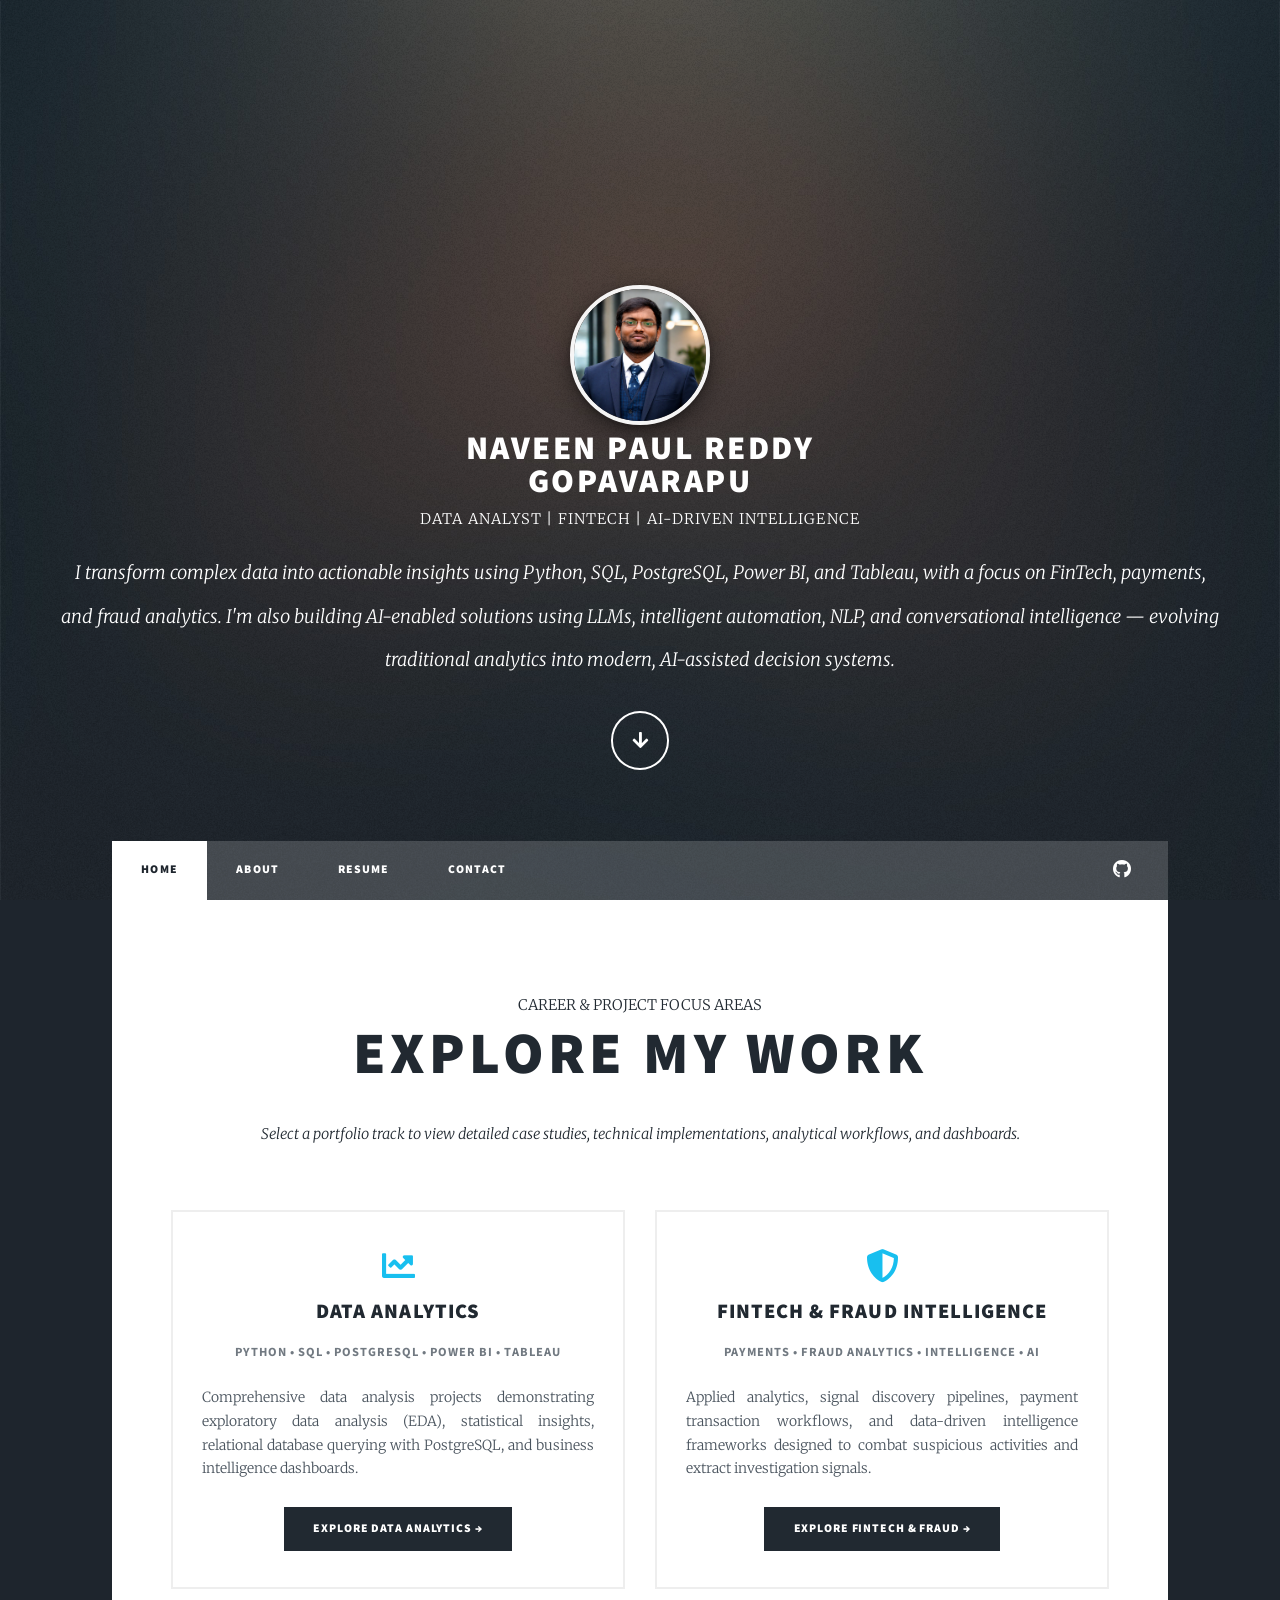
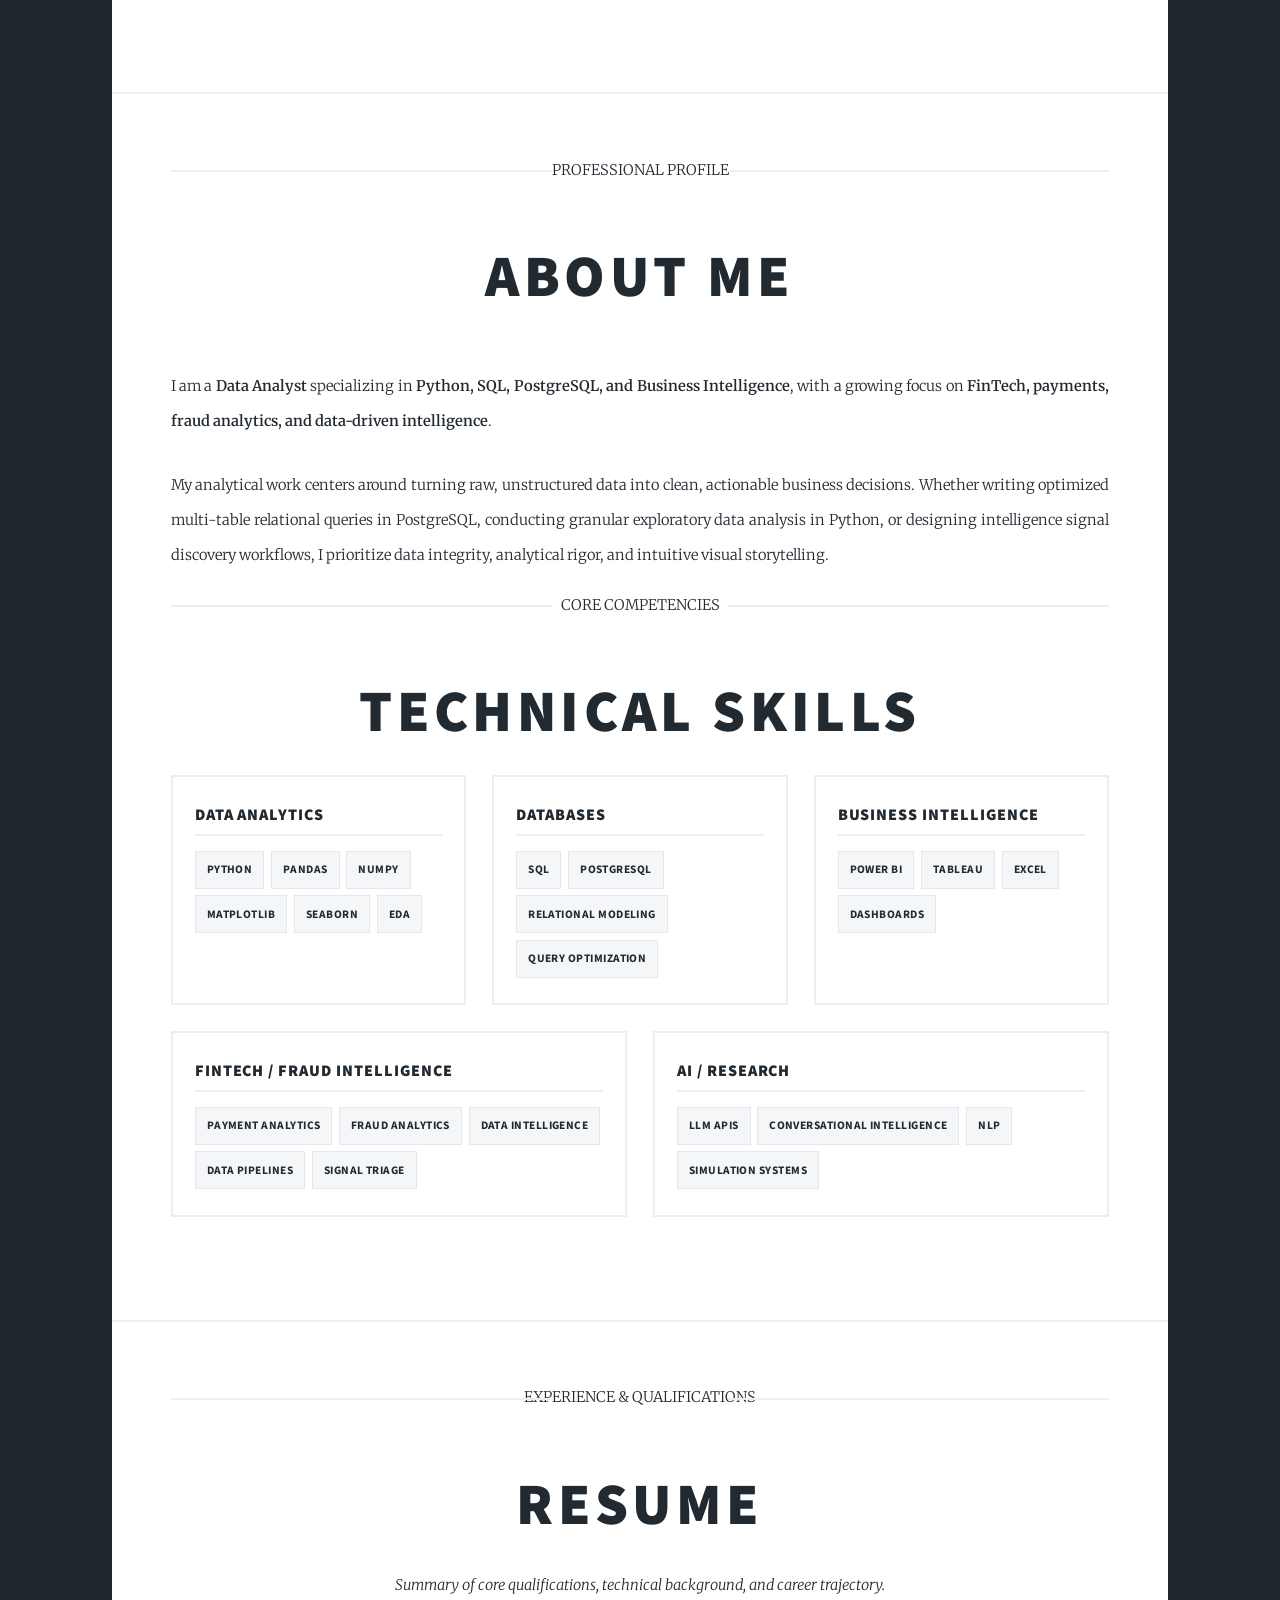
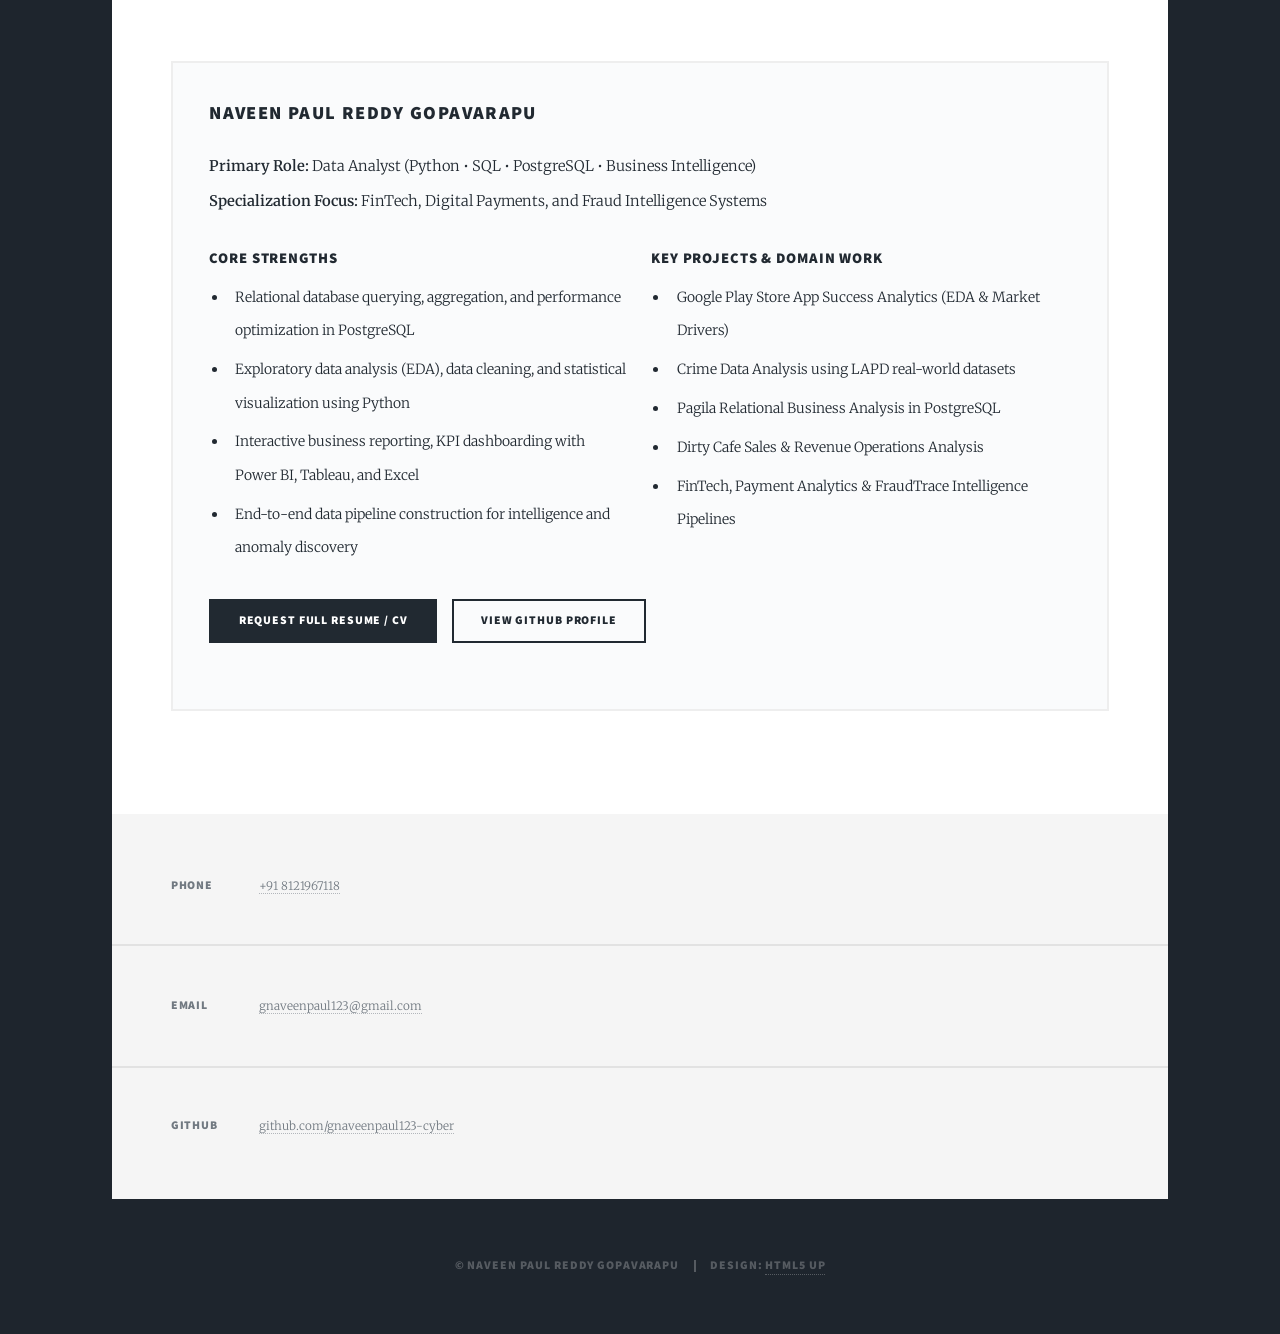
<file: index.html>
<!DOCTYPE HTML>
<!--
	Massively by HTML5 UP
	html5up.net | @ajlkn
	Free for personal and commercial use under the CCA 3.0 license (html5up.net/license)
-->
<html>
	<head>
		<title>Naveen Paul Reddy | DATA ANALYST | FINTECH | AI-DRIVEN INTELLIGENCE</title>
		<meta charset="utf-8" />
		<meta name="viewport" content="width=device-width, initial-scale=1, user-scalable=no" />
		<link rel="stylesheet" href="assets/css/main.css" />
		<noscript><link rel="stylesheet" href="assets/css/noscript.css" /></noscript>

	</head>
	<body class="is-preload">
		<!-- Welcome overlay shown on first load -->
		<div id="welcome-overlay" role="dialog" aria-hidden="false">
			<div class="welcome-message">Welcome</div>
		</div>



		<!-- Wrapper -->
			<div id="wrapper" class="fade-in">

				<!-- Intro -->
					<div id="intro">
						<div class="intro-top intro-stacked">
							<img src="images/naveen.png" alt="Naveen Paul" class="intro-profile" />
							<h1>Naveen Paul reddy<br />
							Gopavarapu</h1>
							<p class="role">DATA ANALYST | FINTECH | AI-DRIVEN INTELLIGENCE</p>
						</div>

						<p>I transform complex data into actionable insights using Python, SQL, PostgreSQL, Power BI, and Tableau, with a focus on FinTech, payments, and fraud analytics. I'm also building AI-enabled solutions using LLMs, intelligent automation, NLP, and conversational intelligence — evolving traditional analytics into modern, AI-assisted decision systems.</p>
						<ul class="actions">
							<li><a href="#header" class="button icon solid solo fa-arrow-down scrolly">Continue</a></li>
						</ul>
					</div>

				<!-- Header -->
					<header id="header">
						<a href="index.html" class="logo">PORTFOLIO</a>
					</header>

				<!-- Nav -->
					<nav id="nav">
						<ul class="links">
							<li class="active"><a href="index.html">HOME</a></li>
							<li><a href="#about" class="scrolly">ABOUT</a></li>
							<li><a href="#resume" class="scrolly">RESUME</a></li>
							<li><a href="#contact" class="scrolly">CONTACT</a></li>
						</ul>
						<ul class="icons">
							<li><a href="https://github.com/gnaveenpaul123-cyber" class="icon brands fa-github" target="_blank" rel="noopener noreferrer"><span class="label">GitHub</span></a></li>
						</ul>
					</nav>

				<!-- Main -->
					<div id="main">

						<!-- Section: Explore My Work -->
							<section id="explore" class="post">
								<header class="major">
									<span class="focus-area-model">CAREER &amp; PROJECT FOCUS AREAS</span>
									<h2>EXPLORE MY WORK</h2>
									<p>Select a portfolio track to view detailed case studies, technical implementations, analytical workflows, and dashboards.</p>
								</header>

								<div class="explore-grid">
									<!-- Track 1: Data Analytics -->
									<div class="explore-card">
										<div>
											<i class="explore-icon fas fa-chart-line"></i>
											<h3>DATA ANALYTICS</h3>
											<div class="explore-meta">Python &bull; SQL &bull; PostgreSQL &bull; Power BI &bull; Tableau</div>
											<p>Comprehensive data analysis projects demonstrating exploratory data analysis (EDA), statistical insights, relational database querying with PostgreSQL, and business intelligence dashboards.</p>
										</div>
										<ul class="actions special">
											<li><a href="data-analytics.html" class="button primary">Explore Data Analytics &rarr;</a></li>
										</ul>
									</div>

									<!-- Track 2: FinTech & Fraud Intelligence -->
									<div class="explore-card">
										<div>
											<i class="explore-icon fas fa-shield-alt"></i>
											<h3>FINTECH &amp; FRAUD INTELLIGENCE</h3>
											<div class="explore-meta">Payments &bull; Fraud Analytics &bull; Intelligence &bull; AI</div>
											<p>Applied analytics, signal discovery pipelines, payment transaction workflows, and data-driven intelligence frameworks designed to combat suspicious activities and extract investigation signals.</p>
										</div>
										<ul class="actions special">
											<li><a href="fintech-fraud.html" class="button primary">Explore FinTech &amp; Fraud &rarr;</a></li>
										</ul>
									</div>
								</div>
							</section>

						<!-- Section: About & Positioning -->
							<section id="about" class="post">
								<header class="major">
									<span class="date">PROFESSIONAL PROFILE</span>
									<h2>ABOUT ME</h2>
								</header>
								<p>I am a <strong>Data Analyst</strong> specializing in <strong>Python, SQL, PostgreSQL, and Business Intelligence</strong>, with a growing focus on <strong>FinTech, payments, fraud analytics, and data-driven intelligence</strong>.</p>
								<p>My analytical work centers around turning raw, unstructured data into clean, actionable business decisions. Whether writing optimized multi-table relational queries in PostgreSQL, conducting granular exploratory data analysis in Python, or designing intelligence signal discovery workflows, I prioritize data integrity, analytical rigor, and intuitive visual storytelling.</p>

								<!-- Technical Skills Breakdown -->
								<header class="major" style="margin-top: 3rem; margin-bottom: 2rem;">
									<span class="date">CORE COMPETENCIES</span>
									<h2>TECHNICAL SKILLS</h2>
								</header>

								<div class="skills-container">
									<!-- Category 1 -->
									<div class="skill-category-card">
										<h3>Data Analytics</h3>
										<ul class="skill-tag-list">
											<li class="skill-tag">Python</li>
											<li class="skill-tag">Pandas</li>
											<li class="skill-tag">NumPy</li>
											<li class="skill-tag">Matplotlib</li>
											<li class="skill-tag">Seaborn</li>
											<li class="skill-tag">EDA</li>
										</ul>
									</div>

									<!-- Category 2 -->
									<div class="skill-category-card">
										<h3>Databases</h3>
										<ul class="skill-tag-list">
											<li class="skill-tag">SQL</li>
											<li class="skill-tag">PostgreSQL</li>
											<li class="skill-tag">Relational Modeling</li>
											<li class="skill-tag">Query Optimization</li>
										</ul>
									</div>

									<!-- Category 3 -->
									<div class="skill-category-card">
										<h3>Business Intelligence</h3>
										<ul class="skill-tag-list">
											<li class="skill-tag">Power BI</li>
											<li class="skill-tag">Tableau</li>
											<li class="skill-tag">Excel</li>
											<li class="skill-tag">Dashboards</li>
										</ul>
									</div>

									<!-- Category 4 -->
									<div class="skill-category-card">
										<h3>FinTech / Fraud Intelligence</h3>
										<ul class="skill-tag-list">
											<li class="skill-tag">Payment Analytics</li>
											<li class="skill-tag">Fraud Analytics</li>
											<li class="skill-tag">Data Intelligence</li>
											<li class="skill-tag">Data Pipelines</li>
											<li class="skill-tag">Signal Triage</li>
										</ul>
									</div>

									<!-- Category 5 -->
									<div class="skill-category-card">
										<h3>AI / Research</h3>
										<ul class="skill-tag-list">
											<li class="skill-tag">LLM APIs</li>
											<li class="skill-tag">Conversational Intelligence</li>
											<li class="skill-tag">NLP</li>
											<li class="skill-tag">Simulation Systems</li>
										</ul>
									</div>
								</div>
							</section>

						<!-- Section: Resume -->
							<section id="resume" class="post">
								<header class="major">
									<span class="date">EXPERIENCE &amp; QUALIFICATIONS</span>
									<h2>RESUME</h2>
									<p>Summary of core qualifications, technical background, and career trajectory.</p>
								</header>

								<div class="resume-card">
									<h3>Naveen Paul Reddy Gopavarapu</h3>
									<p><strong>Primary Role:</strong> Data Analyst (Python &bull; SQL &bull; PostgreSQL &bull; Business Intelligence)<br />
									<strong>Specialization Focus:</strong> FinTech, Digital Payments, and Fraud Intelligence Systems</p>

									<div class="resume-highlights">
										<div class="resume-col">
											<h4>Core Strengths</h4>
											<ul>
												<li>Relational database querying, aggregation, and performance optimization in PostgreSQL</li>
												<li>Exploratory data analysis (EDA), data cleaning, and statistical visualization using Python</li>
												<li>Interactive business reporting, KPI dashboarding with Power BI, Tableau, and Excel</li>
												<li>End-to-end data pipeline construction for intelligence and anomaly discovery</li>
											</ul>
										</div>
										<div class="resume-col">
											<h4>Key Projects &amp; Domain Work</h4>
											<ul>
												<li>Google Play Store App Success Analytics (EDA &amp; Market Drivers)</li>
												<li>Crime Data Analysis using LAPD real-world datasets</li>
												<li>Pagila Relational Business Analysis in PostgreSQL</li>
												<li>Dirty Cafe Sales &amp; Revenue Operations Analysis</li>
												<li>FinTech, Payment Analytics &amp; FraudTrace Intelligence Pipelines</li>
											</ul>
										</div>
									</div>

									<ul class="actions">
										<li><a href="mailto:gnaveenpaul123@gmail.com?subject=Resume%20Request%20-%20Naveen%20Paul%20Reddy" class="button primary">Request Full Resume / CV</a></li>
										<li><a href="https://github.com/gnaveenpaul123-cyber" class="button" target="_blank" rel="noopener noreferrer">View GitHub Profile</a></li>
									</ul>
								</div>
							</section>

					</div>

				<!-- Footer -->
					<footer id="footer">
						<section class="split contact" id="contact">
							<section>
								<h3>Phone</h3>
								<p><a href="tel:+918121967118">+91 8121967118</a></p>
							</section>
							<section>
								<h3>Email</h3>
								<p><a href="mailto:gnaveenpaul123@gmail.com">gnaveenpaul123@gmail.com</a></p>
							</section>
							<section>
								<h3>GitHub</h3>
								<p><a href="https://github.com/gnaveenpaul123-cyber" target="_blank" rel="noopener noreferrer">github.com/gnaveenpaul123-cyber</a></p>
							</section>
						</section>
					</footer>

				<!-- Copyright -->
					<div id="copyright">
						<ul><li>&copy; Naveen Paul Reddy Gopavarapu</li><li>Design: <a href="https://html5up.net">HTML5 UP</a></li></ul>
					</div>

			</div>

		<!-- Scripts -->
			<script src="assets/js/jquery.min.js"></script>
			<script src="assets/js/jquery.scrollex.min.js"></script>
			<script src="assets/js/jquery.scrolly.min.js"></script>
			<script src="assets/js/browser.min.js"></script>
			<script src="assets/js/breakpoints.min.js"></script>
			<script src="assets/js/util.js"></script>
			<script src="assets/js/main.js"></script>

	</body>
</html>
</file>
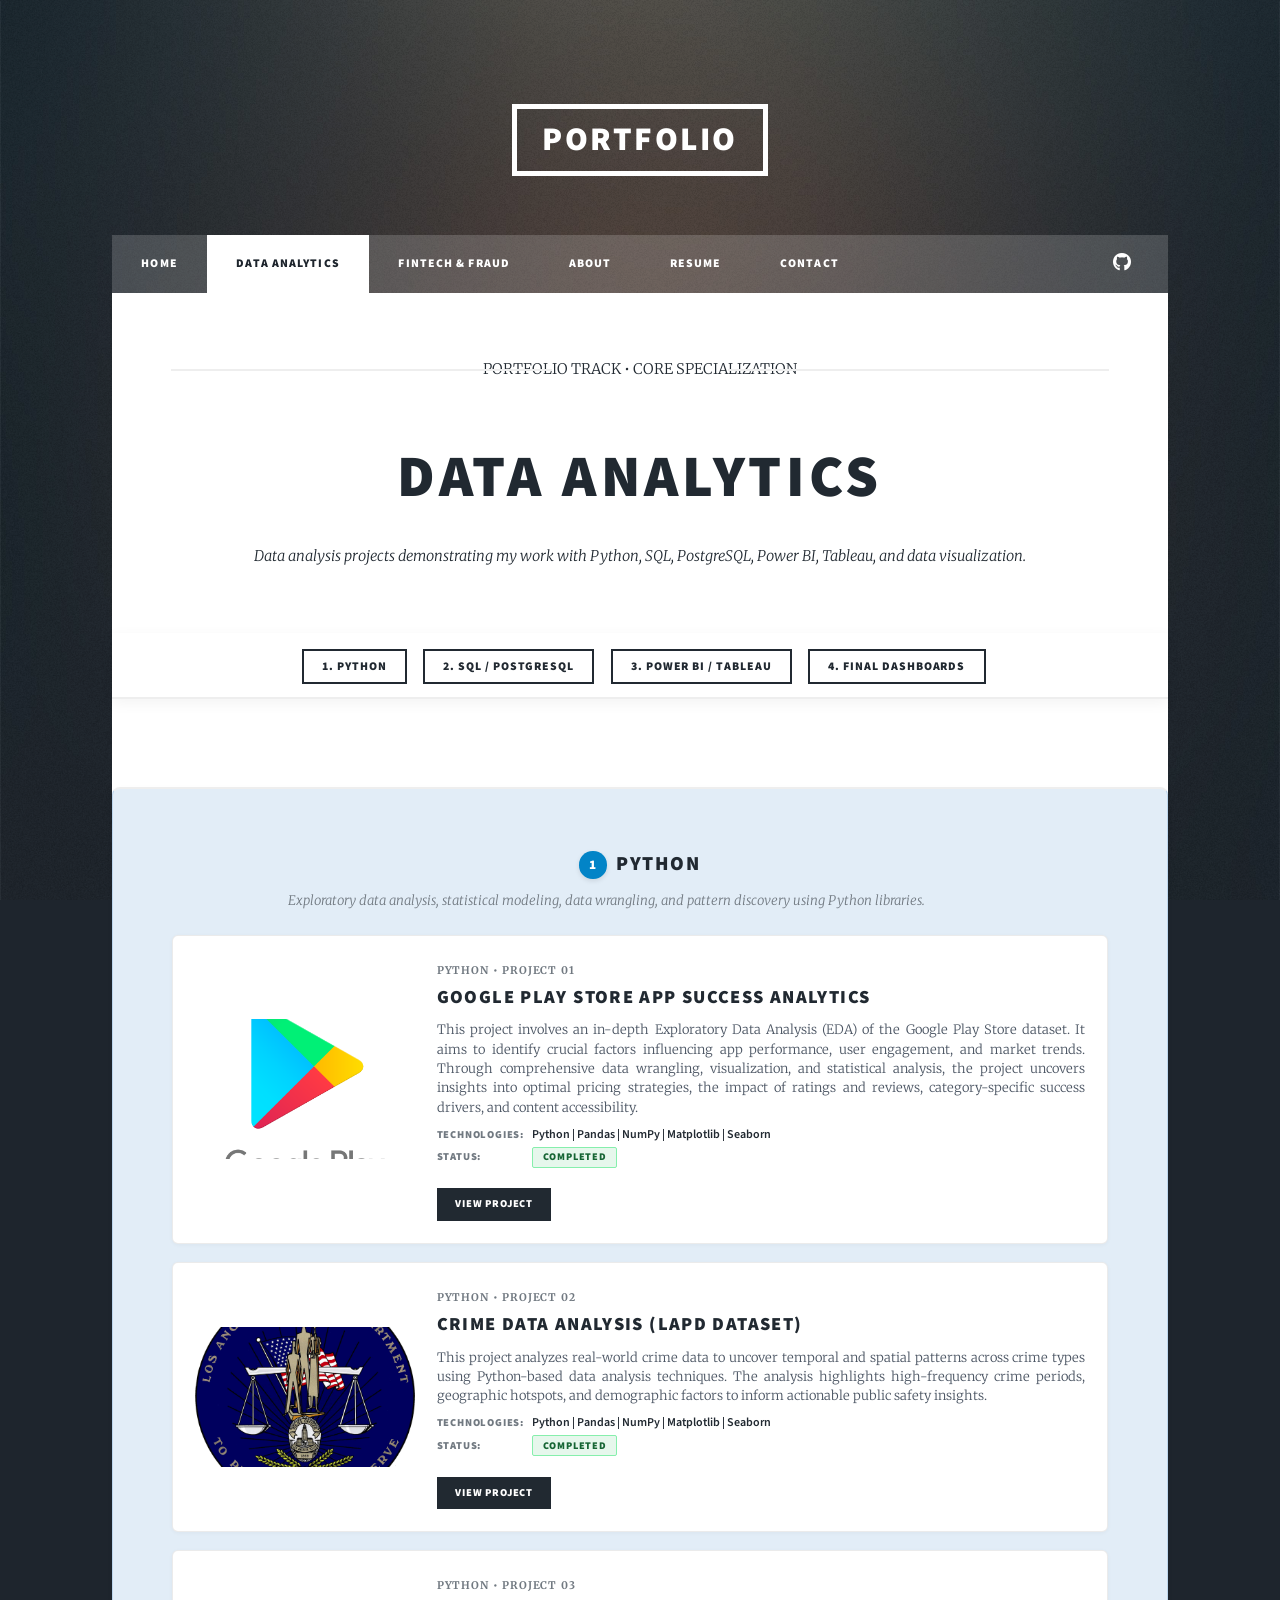
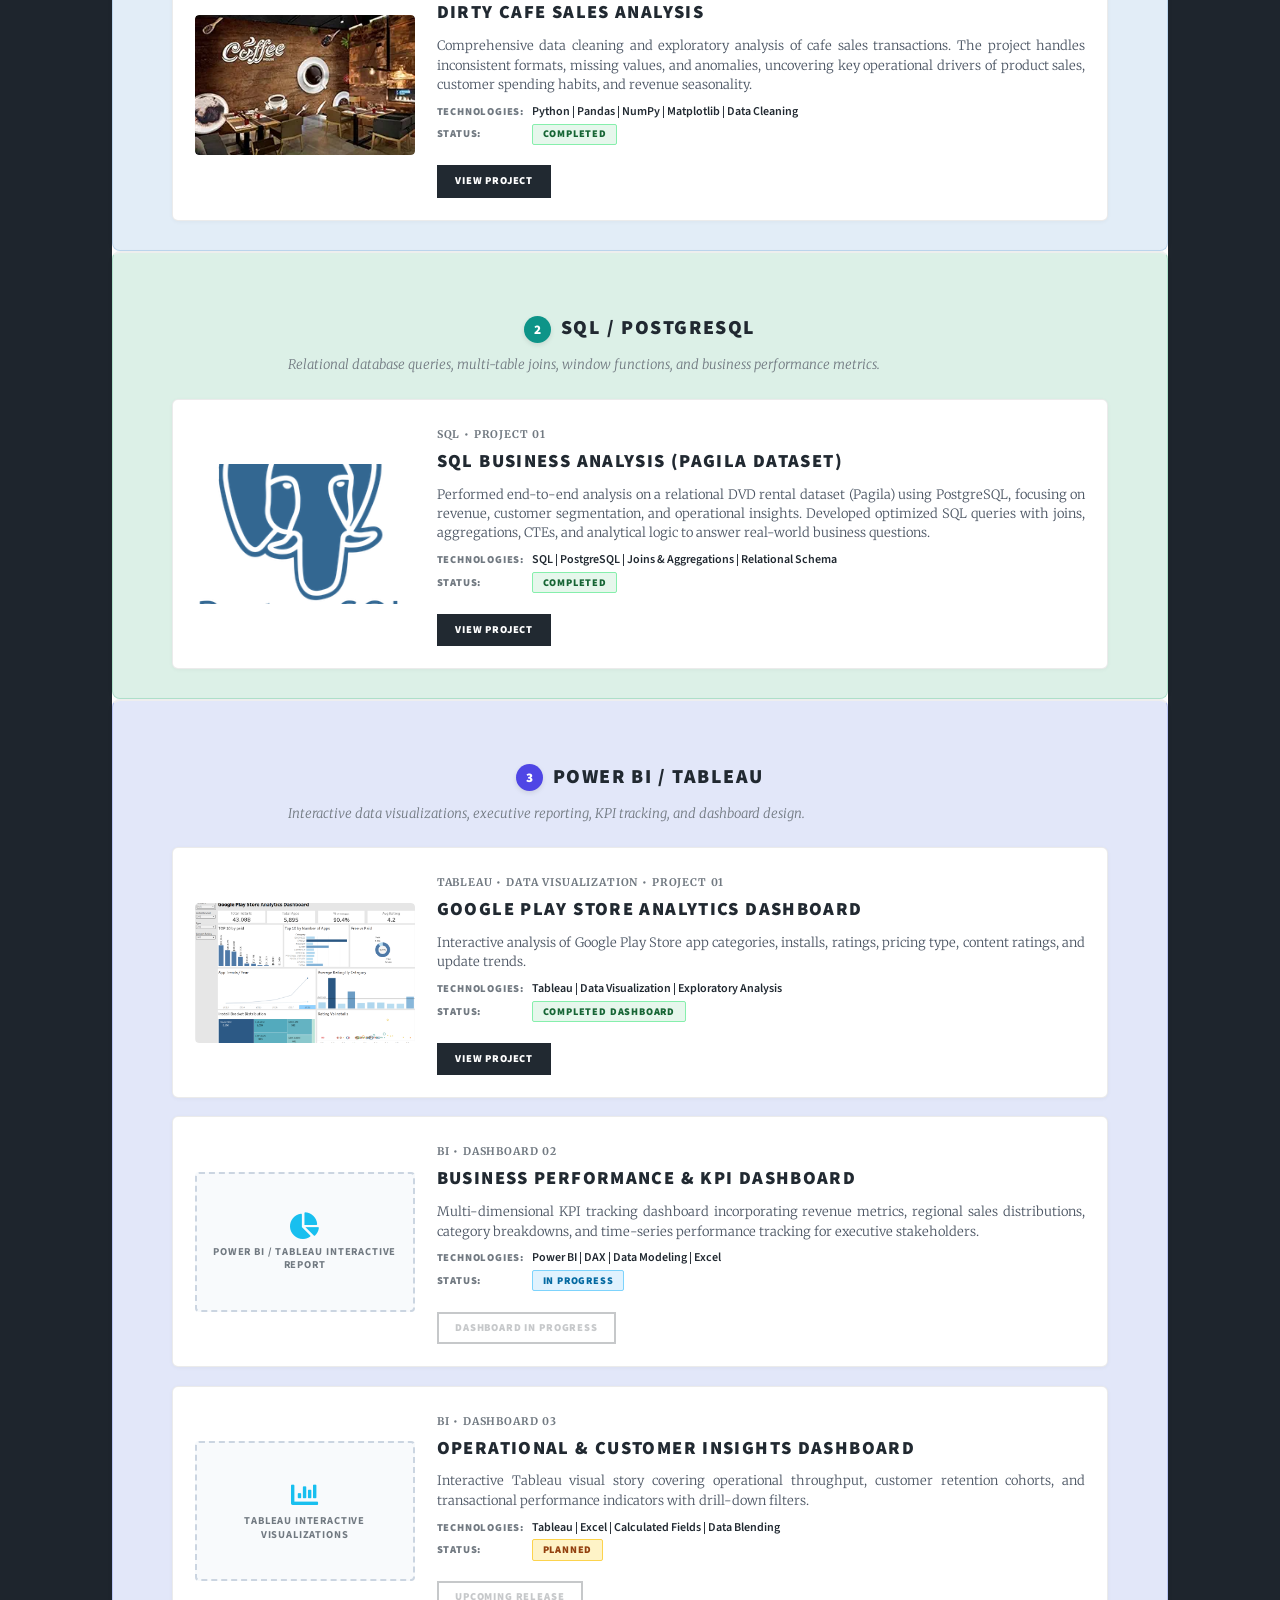
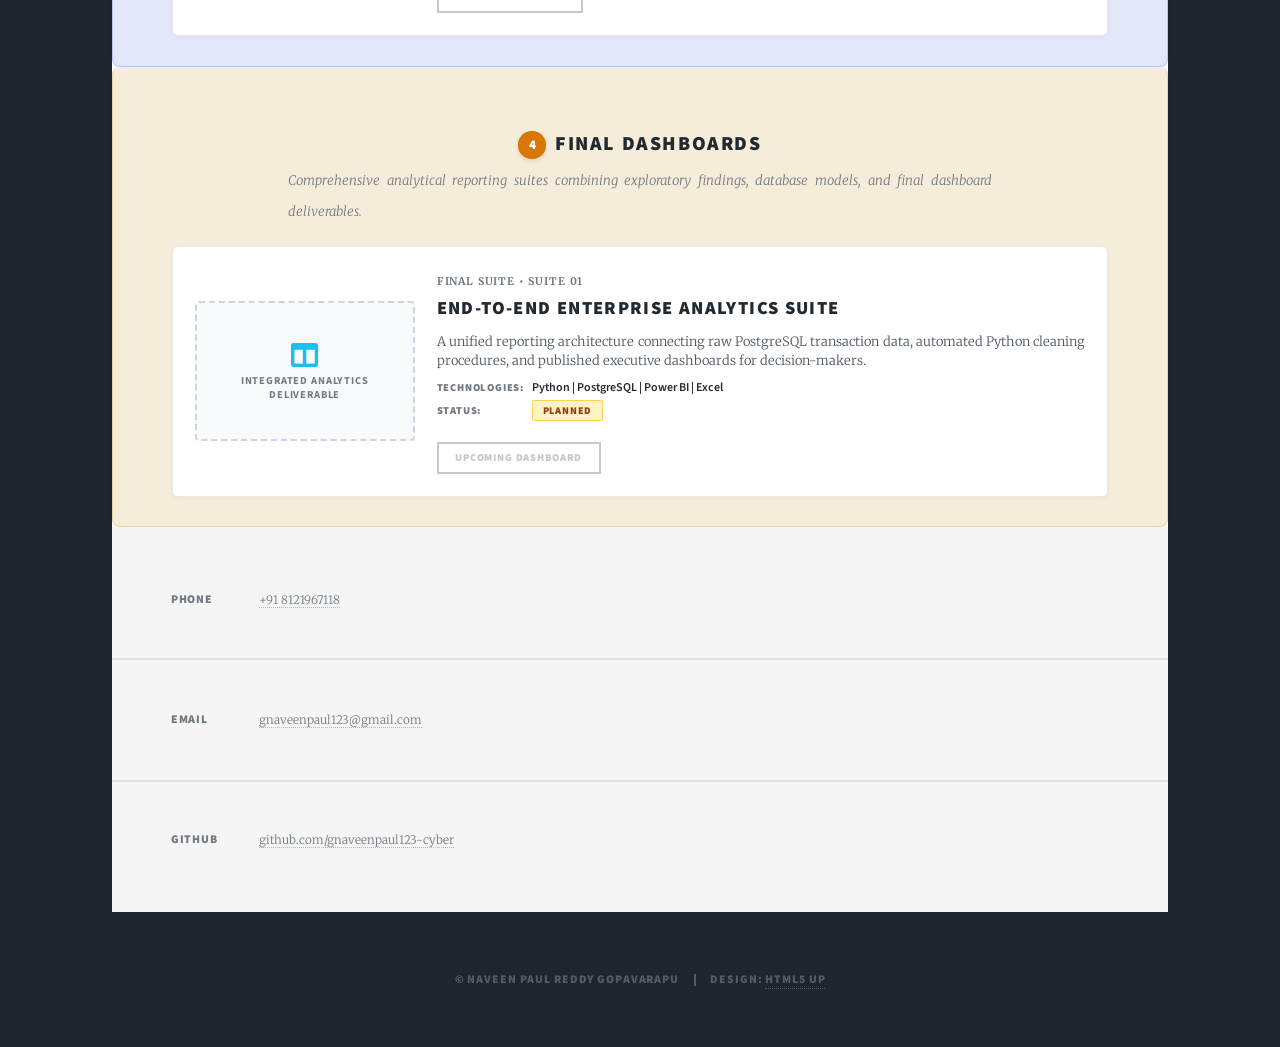
<file: data-analytics.html>
<!DOCTYPE HTML>
<!--
	Massively by HTML5 UP
	html5up.net | @ajlkn
	Free for personal and commercial use under the CCA 3.0 license (html5up.net/license)
-->
<html>
	<head>
		<title>Data Analytics Portfolio | Naveen Paul Reddy</title>
		<meta charset="utf-8" />
		<meta name="viewport" content="width=device-width, initial-scale=1, user-scalable=no" />
		<link rel="stylesheet" href="assets/css/main.css" />
		<noscript><link rel="stylesheet" href="assets/css/noscript.css" /></noscript>
	</head>
	<body class="is-preload">

		<!-- Wrapper -->
			<div id="wrapper">

				<!-- Header -->
					<header id="header">
						<a href="index.html" class="logo">PORTFOLIO</a>
					</header>

				<!-- Nav -->
					<nav id="nav">
						<ul class="links">
							<li><a href="index.html">HOME</a></li>
							<li class="active"><a href="data-analytics.html">DATA ANALYTICS</a></li>
							<li><a href="fintech-fraud.html">FINTECH &amp; FRAUD</a></li>
							<li><a href="index.html#about">ABOUT</a></li>
							<li><a href="index.html#resume">RESUME</a></li>
							<li><a href="#contact" class="scrolly">CONTACT</a></li>
						</ul>
						<ul class="icons">
							<li><a href="https://github.com/gnaveenpaul123-cyber" class="icon brands fa-github" target="_blank" rel="noopener noreferrer"><span class="label">GitHub</span></a></li>
						</ul>
					</nav>

				<!-- Main -->
					<div id="main">

						<!-- Intro Post -->
							<article class="post">
								<header class="major">
									<span class="date">PORTFOLIO TRACK &bull; CORE SPECIALIZATION</span>
									<h2>DATA ANALYTICS</h2>
									<p>Data analysis projects demonstrating my work with Python, SQL, PostgreSQL, Power BI, Tableau, and data visualization.</p>
									</header>

									<!-- Sticky Category Navigation Bar -->
									<div class="category-sticky-wrapper">
										<ul class="category-nav">
											<li><a href="#python" class="scrolly">1. Python</a></li>
											<li><a href="#sql" class="scrolly">2. SQL / PostgreSQL</a></li>
											<li><a href="#bi" class="scrolly">3. Power BI / Tableau</a></li>
											<li><a href="#dashboards" class="scrolly">4. Final Dashboards</a></li>
										</ul>
									</div>
								</article>

						<!-- CATEGORY 1: PYTHON -->
							<section id="python" class="category-block category-python">
								<div class="category-heading">
									<div class="category-badge-wrapper">
										<span class="category-number-badge">1</span>
										<h3 class="category-title">PYTHON</h3>
									</div>
									<p class="category-subtitle">Exploratory data analysis, statistical modeling, data wrangling, and pattern discovery using Python libraries.</p>
								</div>

								<div class="posts">
									<!-- Python Project 1 -->
									<article class="project-card">
										<div class="project-card-visual">
											<a href="https://github.com/gnaveenpaul123-cyber/crispy-tribble" class="image fit" target="_blank" rel="noopener noreferrer"><img src="images/playstore.jpg" alt="Google Play Store App Success Analytics" /></a>
										</div>
										<div class="project-card-body">
											<header>
												<span class="date">PYTHON &bull; PROJECT 01</span>
												<h2><a href="https://github.com/gnaveenpaul123-cyber/crispy-tribble" target="_blank" rel="noopener noreferrer">Google Play Store App Success Analytics</a></h2>
											</header>
											<p>This project involves an in-depth Exploratory Data Analysis (EDA) of the Google Play Store dataset. It aims to identify crucial factors influencing app performance, user engagement, and market trends. Through comprehensive data wrangling, visualization, and statistical analysis, the project uncovers insights into optimal pricing strategies, the impact of ratings and reviews, category-specific success drivers, and content accessibility.</p>
											<div class="project-meta">
												<div class="project-meta-row">
													<span class="project-meta-label">Technologies:</span>
													<span class="project-meta-value">Python | Pandas | NumPy | Matplotlib | Seaborn</span>
												</div>
												<div class="project-meta-row">
													<span class="project-meta-label">Status:</span>
													<span class="status-badge status-completed">Completed</span>
												</div>
											</div>
											<div class="project-actions">
												<a href="https://github.com/gnaveenpaul123-cyber/crispy-tribble" class="button primary small" target="_blank" rel="noopener noreferrer">VIEW PROJECT</a>
											</div>
										</div>
									</article>

									<!-- Python Project 2 -->
									<article class="project-card">
										<div class="project-card-visual">
											<a href="https://github.com/gnaveenpaul123-cyber/pro_2" class="image fit" target="_blank" rel="noopener noreferrer"><img src="images/LAPD2.jpg" alt="Crime Data Analysis LAPD Dataset" /></a>
										</div>
										<div class="project-card-body">
											<header>
												<span class="date">PYTHON &bull; PROJECT 02</span>
												<h2><a href="https://github.com/gnaveenpaul123-cyber/pro_2" target="_blank" rel="noopener noreferrer">Crime Data Analysis (LAPD Dataset)</a></h2>
											</header>
											<p>This project analyzes real-world crime data to uncover temporal and spatial patterns across crime types using Python-based data analysis techniques. The analysis highlights high-frequency crime periods, geographic hotspots, and demographic factors to inform actionable public safety insights.</p>
											<div class="project-meta">
												<div class="project-meta-row">
													<span class="project-meta-label">Technologies:</span>
													<span class="project-meta-value">Python | Pandas | NumPy | Matplotlib | Seaborn</span>
												</div>
												<div class="project-meta-row">
													<span class="project-meta-label">Status:</span>
													<span class="status-badge status-completed">Completed</span>
												</div>
											</div>
											<div class="project-actions">
												<a href="https://github.com/gnaveenpaul123-cyber/pro_2" class="button primary small" target="_blank" rel="noopener noreferrer">VIEW PROJECT</a>
											</div>
										</div>
									</article>

									<!-- Python Project 3 -->
									<article class="project-card">
										<div class="project-card-visual">
											<a href="https://github.com/gnaveenpaul123-cyber/Project-3/tree/main" class="image fit" target="_blank" rel="noopener noreferrer"><img src="images/coffee.jpg" alt="Dirty Cafe Sales Analysis" /></a>
										</div>
										<div class="project-card-body">
											<header>
												<span class="date">PYTHON &bull; PROJECT 03</span>
												<h2><a href="https://github.com/gnaveenpaul123-cyber/Project-3/tree/main" target="_blank" rel="noopener noreferrer">Dirty Cafe Sales Analysis</a></h2>
											</header>
											<p>Comprehensive data cleaning and exploratory analysis of cafe sales transactions. The project handles inconsistent formats, missing values, and anomalies, uncovering key operational drivers of product sales, customer spending habits, and revenue seasonality.</p>
											<div class="project-meta">
												<div class="project-meta-row">
													<span class="project-meta-label">Technologies:</span>
													<span class="project-meta-value">Python | Pandas | NumPy | Matplotlib | Data Cleaning</span>
												</div>
												<div class="project-meta-row">
													<span class="project-meta-label">Status:</span>
													<span class="status-badge status-completed">Completed</span>
												</div>
											</div>
											<div class="project-actions">
												<a href="https://github.com/gnaveenpaul123-cyber/Project-3/tree/main" class="button primary small" target="_blank" rel="noopener noreferrer">VIEW PROJECT</a>
											</div>
										</div>
									</article>
								</div>
							</section>

						<!-- CATEGORY 2: SQL / POSTGRESQL -->
							<section id="sql" class="category-block category-sql">
								<div class="category-heading">
									<div class="category-badge-wrapper">
										<span class="category-number-badge">2</span>
										<h3 class="category-title">SQL / POSTGRESQL</h3>
									</div>
									<p class="category-subtitle">Relational database queries, multi-table joins, window functions, and business performance metrics.</p>
								</div>

								<div class="posts">
									<!-- SQL Project 1 -->
									<article class="project-card">
										<div class="project-card-visual">
											<a href="https://github.com/gnaveenpaul123-cyber/SQLPro-1/tree/main" class="image fit" target="_blank" rel="noopener noreferrer"><img src="images/postgre_logo.jpg" alt="PostgreSQL Business Analysis" /></a>
										</div>
										<div class="project-card-body">
											<header>
												<span class="date">SQL &bull; PROJECT 01</span>
												<h2><a href="https://github.com/gnaveenpaul123-cyber/SQLPro-1/tree/main" target="_blank" rel="noopener noreferrer">SQL Business Analysis (Pagila Dataset)</a></h2>
											</header>
											<p>Performed end-to-end analysis on a relational DVD rental dataset (Pagila) using PostgreSQL, focusing on revenue, customer segmentation, and operational insights. Developed optimized SQL queries with joins, aggregations, CTEs, and analytical logic to answer real-world business questions.</p>
											<div class="project-meta">
												<div class="project-meta-row">
													<span class="project-meta-label">Technologies:</span>
													<span class="project-meta-value">SQL | PostgreSQL | Joins &amp; Aggregations | Relational Schema</span>
												</div>
												<div class="project-meta-row">
													<span class="project-meta-label">Status:</span>
													<span class="status-badge status-completed">Completed</span>
												</div>
											</div>
											<div class="project-actions">
												<a href="https://github.com/gnaveenpaul123-cyber/SQLPro-1/tree/main" class="button primary small" target="_blank" rel="noopener noreferrer">VIEW PROJECT</a>
											</div>
										</div>
									</article>

									<!-- SQL Project 2 (Future / In Progress Slot) -->
									<!--<article class="project-card">
										<div class="project-card-visual">
											<div class="project-placeholder-visual">
												<i class="fas fa-database"></i>
												<span>PostgreSQL Analytics Pipeline</span>
											</div>
										</div>
										<div class="project-card-body">
											<header>
												<span class="date">SQL &bull; PROJECT 02</span>
												<h2>Financial &amp; Transaction SQL Analytics</h2>
											</header>
											<p>Advanced query suites analyzing transaction flow, customer retention, repeat purchasing patterns, and database indexing optimizations for high-throughput reporting scenarios.</p>
											<div class="project-meta">
												<div class="project-meta-row">
													<span class="project-meta-label">Technologies:</span>
													<span class="project-meta-value">SQL | PostgreSQL | Window Functions | Index Optimization</span>
												</div>
												<div class="project-meta-row">
													<span class="project-meta-label">Status:</span>
													<span class="status-badge status-in-progress">In Progress</span>
												</div>
											</div>
											<div class="project-actions">
												<span class="button small disabled">PROJECT IN PROGRESS</span>
											</div>
										</div>
									</article>-->
								</div>
							</section>

						<!-- CATEGORY 3: POWER BI / TABLEAU -->
							<section id="bi" class="category-block category-bi">
								<div class="category-heading">
									<div class="category-badge-wrapper">
										<span class="category-number-badge">3</span>
										<h3 class="category-title">POWER BI / TABLEAU</h3>
									</div>
									<p class="category-subtitle">Interactive data visualizations, executive reporting, KPI tracking, and dashboard design.</p>
								</div>

								<div class="posts">
									<!-- Tableau Project 1 -->
									<article class="project-card">
										<div class="project-card-visual">
											<a href="case-studies/data-analytics/playstore-analytics.html" class="image fit"><img src="images/Tableu_Playstore_dataset/Screenshot 2026-09-18 153948.png" alt="Google Play Store Analytics Tableau Dashboard" /></a>
										</div>
										<div class="project-card-body">
											<header>
												<span class="date">TABLEAU &bull; DATA VISUALIZATION &bull; PROJECT 01</span>
												<h2><a href="case-studies/data-analytics/playstore-analytics.html">Google Play Store Analytics Dashboard</a></h2>
											</header>
											<p>Interactive analysis of Google Play Store app categories, installs, ratings, pricing type, content ratings, and update trends.</p>
											<div class="project-meta">
												<div class="project-meta-row">
													<span class="project-meta-label">Technologies:</span>
													<span class="project-meta-value">Tableau | Data Visualization | Exploratory Analysis</span>
												</div>
												<div class="project-meta-row">
													<span class="project-meta-label">Status:</span>
													<span class="status-badge status-completed">Completed Dashboard</span>
												</div>
											</div>
											<div class="project-actions">
												<a href="case-studies/data-analytics/playstore-analytics.html" class="button primary small">VIEW PROJECT</a>
											</div>
										</div>
									</article>

									<article class="project-card">
										<div class="project-card-visual">
											<div class="project-placeholder-visual">
												<i class="fas fa-chart-pie"></i>
												<span>Power BI / Tableau Interactive Report</span>
											</div>
										</div>
										<div class="project-card-body">
											<header>
												<span class="date">BI &bull; DASHBOARD 02</span>
												<h2>Business Performance &amp; KPI Dashboard</h2>
											</header>
											<p>Multi-dimensional KPI tracking dashboard incorporating revenue metrics, regional sales distributions, category breakdowns, and time-series performance tracking for executive stakeholders.</p>
											<div class="project-meta">
												<div class="project-meta-row">
													<span class="project-meta-label">Technologies:</span>
													<span class="project-meta-value">Power BI | DAX | Data Modeling | Excel</span>
												</div>
												<div class="project-meta-row">
													<span class="project-meta-label">Status:</span>
													<span class="status-badge status-in-progress">In Progress</span>
												</div>
											</div>
											<div class="project-actions">
												<span class="button small disabled">DASHBOARD IN PROGRESS</span>
											</div>
										</div>
									</article>

									<article class="project-card">
										<div class="project-card-visual">
											<div class="project-placeholder-visual">
												<i class="fas fa-chart-bar"></i>
												<span>Tableau Interactive Visualizations</span>
											</div>
										</div>
										<div class="project-card-body">
											<header>
												<span class="date">BI &bull; DASHBOARD 03</span>
												<h2>Operational &amp; Customer Insights Dashboard</h2>
											</header>
											<p>Interactive Tableau visual story covering operational throughput, customer retention cohorts, and transactional performance indicators with drill-down filters.</p>
											<div class="project-meta">
												<div class="project-meta-row">
													<span class="project-meta-label">Technologies:</span>
													<span class="project-meta-value">Tableau | Excel | Calculated Fields | Data Blending</span>
												</div>
												<div class="project-meta-row">
													<span class="project-meta-label">Status:</span>
													<span class="status-badge status-planned">Planned</span>
												</div>
											</div>
											<div class="project-actions">
												<span class="button small disabled">UPCOMING RELEASE</span>
											</div>
										</div>
									</article>
								</div>
							</section>

						<!-- CATEGORY 4: FINAL DASHBOARDS -->
							<section id="dashboards" class="category-block category-dashboards">
								<div class="category-heading">
									<div class="category-badge-wrapper">
										<span class="category-number-badge">4</span>
										<h3 class="category-title">FINAL DASHBOARDS</h3>
									</div>
									<p class="category-subtitle">Comprehensive analytical reporting suites combining exploratory findings, database models, and final dashboard deliverables.</p>
								</div>

								<div class="posts">
									<article class="project-card">
										<div class="project-card-visual">
											<div class="project-placeholder-visual">
												<i class="fas fa-columns"></i>
												<span>Integrated Analytics Deliverable</span>
											</div>
										</div>
										<div class="project-card-body">
											<header>
												<span class="date">FINAL SUITE &bull; SUITE 01</span>
												<h2>End-to-End Enterprise Analytics Suite</h2>
											</header>
											<p>A unified reporting architecture connecting raw PostgreSQL transaction data, automated Python cleaning procedures, and published executive dashboards for decision-makers.</p>
											<div class="project-meta">
												<div class="project-meta-row">
													<span class="project-meta-label">Technologies:</span>
													<span class="project-meta-value">Python | PostgreSQL | Power BI | Excel</span>
												</div>
												<div class="project-meta-row">
													<span class="project-meta-label">Status:</span>
													<span class="status-badge status-planned">Planned</span>
												</div>
											</div>
											<div class="project-actions">
												<span class="button small disabled">UPCOMING DASHBOARD</span>
											</div>
										</div>
									</article>
								</div>
							</section>

					</div>

				<!-- Footer -->
					<footer id="footer">
						<section class="split contact" id="contact">
							<section>
								<h3>Phone</h3>
								<p><a href="tel:+918121967118">+91 8121967118</a></p>
							</section>
							<section>
								<h3>Email</h3>
								<p><a href="mailto:gnaveenpaul123@gmail.com">gnaveenpaul123@gmail.com</a></p>
							</section>
							<section>
								<h3>GitHub</h3>
								<p><a href="https://github.com/gnaveenpaul123-cyber" target="_blank" rel="noopener noreferrer">github.com/gnaveenpaul123-cyber</a></p>
							</section>
						</section>
					</footer>

				<!-- Copyright -->
					<div id="copyright">
						<ul><li>&copy; Naveen Paul Reddy Gopavarapu</li><li>Design: <a href="https://html5up.net">HTML5 UP</a></li></ul>
					</div>

			</div>

		<!-- Scripts -->
			<script src="assets/js/jquery.min.js"></script>
			<script src="assets/js/jquery.scrollex.min.js"></script>
			<script src="assets/js/jquery.scrolly.min.js"></script>
			<script src="assets/js/browser.min.js"></script>
			<script src="assets/js/breakpoints.min.js"></script>
			<script src="assets/js/util.js"></script>
			<script src="assets/js/main.js"></script>

	</body>
</html>
</file>
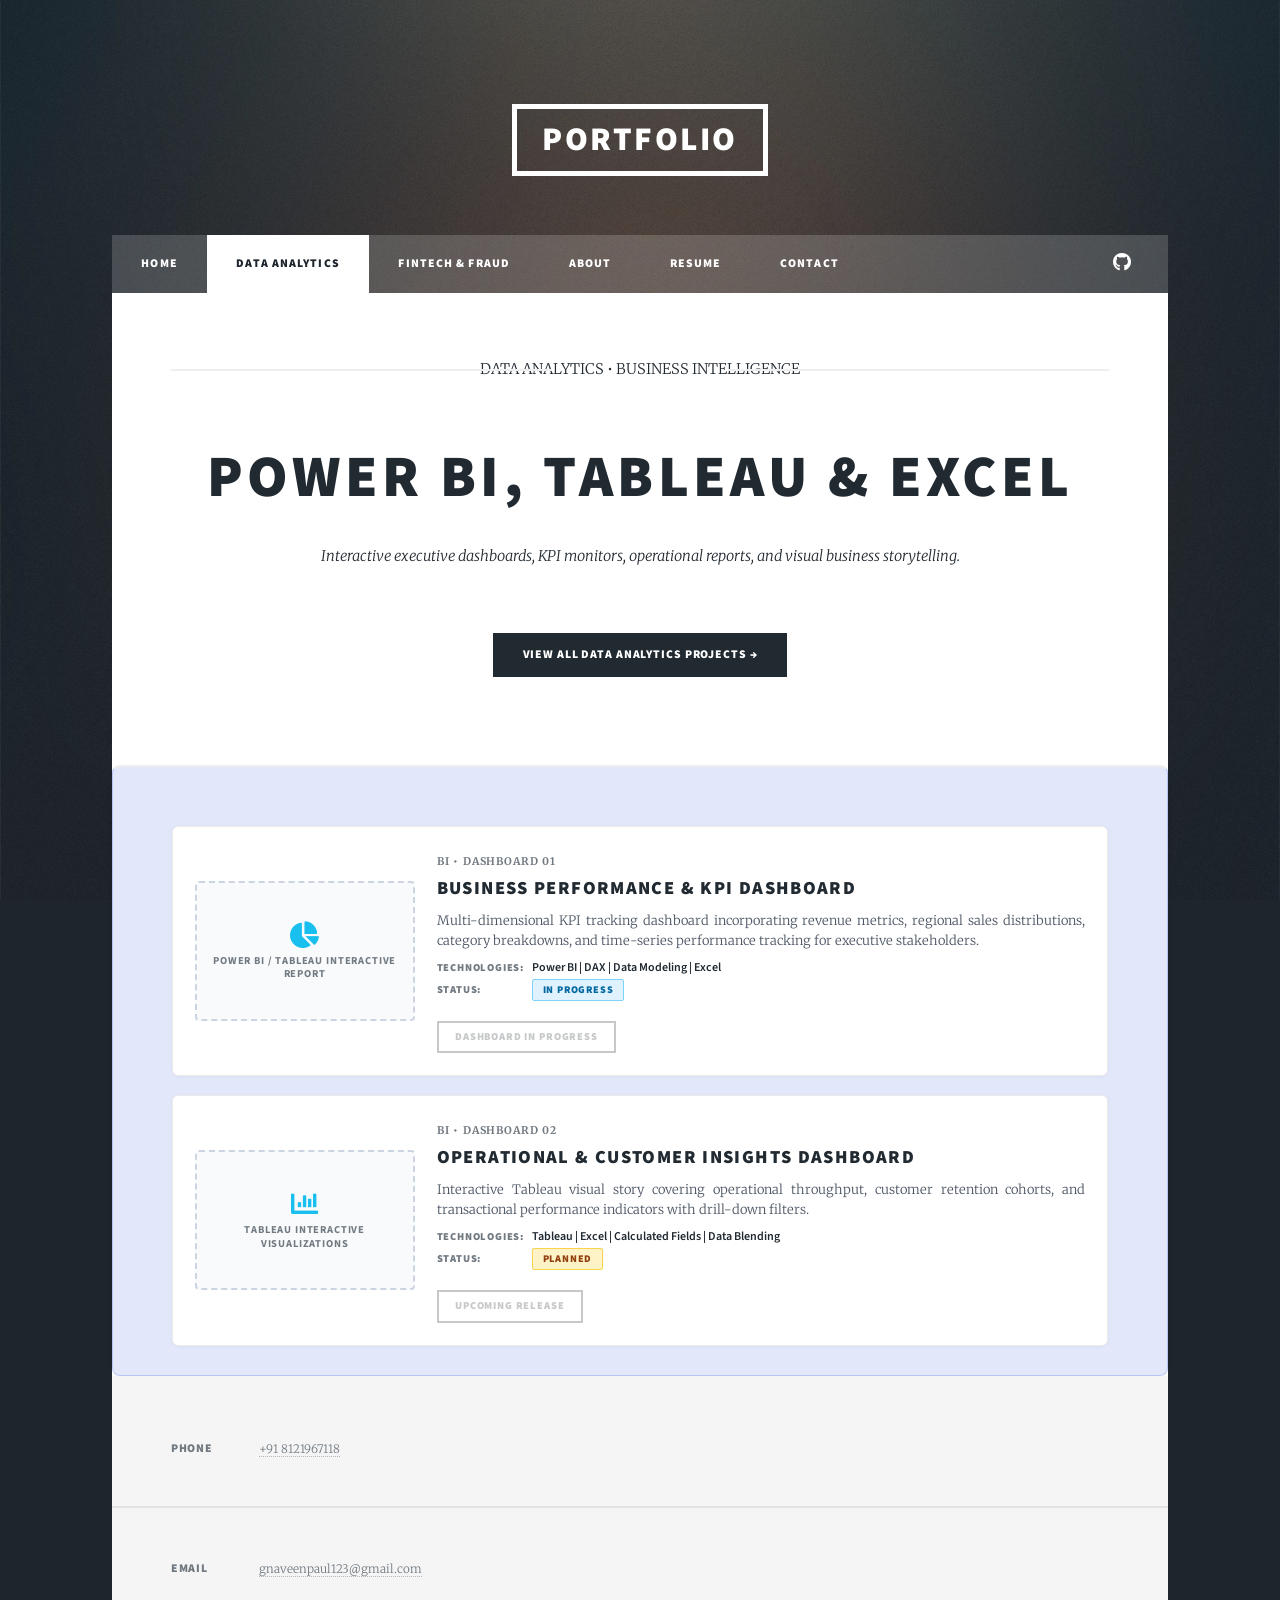
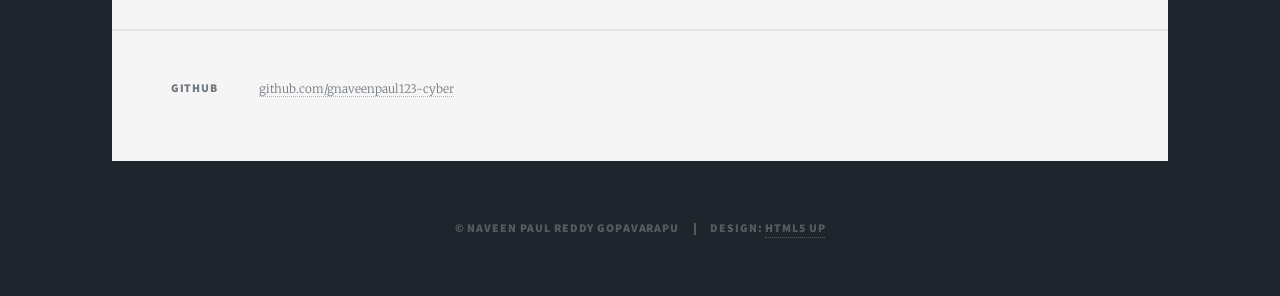
<file: elements.html>
<!DOCTYPE HTML>
<!--
	Massively by HTML5 UP
	html5up.net | @ajlkn
	Free for personal and commercial use under the CCA 3.0 license (html5up.net/license)
-->
<html>
	<head>
		<title>Power BI &amp; Tableau | Naveen Paul Reddy</title>
		<meta charset="utf-8" />
		<meta name="viewport" content="width=device-width, initial-scale=1, user-scalable=no" />
		<link rel="stylesheet" href="assets/css/main.css" />
		<noscript><link rel="stylesheet" href="assets/css/noscript.css" /></noscript>
	</head>
	<body class="is-preload">

		<!-- Wrapper -->
			<div id="wrapper">

				<!-- Header -->
					<header id="header">
						<a href="index.html" class="logo">PORTFOLIO</a>
					</header>

				<!-- Nav -->
					<nav id="nav">
						<ul class="links">
							<li><a href="index.html">HOME</a></li>
							<li class="active"><a href="data-analytics.html">DATA ANALYTICS</a></li>
							<li><a href="fintech-fraud.html">FINTECH &amp; FRAUD</a></li>
							<li><a href="index.html#about">ABOUT</a></li>
							<li><a href="index.html#resume">RESUME</a></li>
							<li><a href="#contact" class="scrolly">CONTACT</a></li>
						</ul>
						<ul class="icons">
							<li><a href="https://github.com/gnaveenpaul123-cyber" class="icon brands fa-github" target="_blank" rel="noopener noreferrer"><span class="label">GitHub</span></a></li>
						</ul>
					</nav>

				<!-- Main -->
					<div id="main">

						<article class="post">
							<header class="major">
								<span class="date">DATA ANALYTICS &bull; BUSINESS INTELLIGENCE</span>
								<h2>POWER BI, TABLEAU &amp; EXCEL</h2>
								<p>Interactive executive dashboards, KPI monitors, operational reports, and visual business storytelling.</p>
							</header>
							<p style="text-align: center;"><a href="data-analytics.html#bi" class="button primary">View All Data Analytics Projects &rarr;</a></p>
						</article>

						<!-- Post -->
							<section class="category-block category-bi">
								<div class="posts">
									<article class="project-card">
										<div class="project-card-visual">
											<div class="project-placeholder-visual">
												<i class="fas fa-chart-pie"></i>
												<span>Power BI / Tableau Interactive Report</span>
											</div>
										</div>
										<div class="project-card-body">
											<header>
												<span class="date">BI &bull; DASHBOARD 01</span>
												<h2>Business Performance &amp; KPI Dashboard</h2>
											</header>
											<p>Multi-dimensional KPI tracking dashboard incorporating revenue metrics, regional sales distributions, category breakdowns, and time-series performance tracking for executive stakeholders.</p>
											<div class="project-meta">
												<div class="project-meta-row">
													<span class="project-meta-label">Technologies:</span>
													<span class="project-meta-value">Power BI | DAX | Data Modeling | Excel</span>
												</div>
												<div class="project-meta-row">
													<span class="project-meta-label">Status:</span>
													<span class="status-badge status-in-progress">In Progress</span>
												</div>
											</div>
											<div class="project-actions">
												<span class="button small disabled">DASHBOARD IN PROGRESS</span>
											</div>
										</div>
									</article>

									<article class="project-card">
										<div class="project-card-visual">
											<div class="project-placeholder-visual">
												<i class="fas fa-chart-bar"></i>
												<span>Tableau Interactive Visualizations</span>
											</div>
										</div>
										<div class="project-card-body">
											<header>
												<span class="date">BI &bull; DASHBOARD 02</span>
												<h2>Operational &amp; Customer Insights Dashboard</h2>
											</header>
											<p>Interactive Tableau visual story covering operational throughput, customer retention cohorts, and transactional performance indicators with drill-down filters.</p>
											<div class="project-meta">
												<div class="project-meta-row">
													<span class="project-meta-label">Technologies:</span>
													<span class="project-meta-value">Tableau | Excel | Calculated Fields | Data Blending</span>
												</div>
												<div class="project-meta-row">
													<span class="project-meta-label">Status:</span>
													<span class="status-badge status-planned">Planned</span>
												</div>
											</div>
											<div class="project-actions">
												<span class="button small disabled">UPCOMING RELEASE</span>
											</div>
										</div>
									</article>
								</div>
							</section>
					</div>

				<!-- Footer -->
					<footer id="footer">
						<section class="split contact" id="contact">
							<section>
								<h3>Phone</h3>
								<p><a href="tel:+918121967118">+91 8121967118</a></p>
							</section>
							<section>
								<h3>Email</h3>
								<p><a href="mailto:gnaveenpaul123@gmail.com">gnaveenpaul123@gmail.com</a></p>
							</section>
							<section>
								<h3>GitHub</h3>
								<p><a href="https://github.com/gnaveenpaul123-cyber" target="_blank" rel="noopener noreferrer">github.com/gnaveenpaul123-cyber</a></p>
							</section>
						</section>
					</footer>

				<!-- Copyright -->
					<div id="copyright">
						<ul><li>&copy; Naveen Paul Reddy Gopavarapu</li><li>Design: <a href="https://html5up.net">HTML5 UP</a></li></ul>
					</div>

			</div>

		<!-- Scripts -->
			<script src="assets/js/jquery.min.js"></script>
			<script src="assets/js/jquery.scrollex.min.js"></script>
			<script src="assets/js/jquery.scrolly.min.js"></script>
			<script src="assets/js/browser.min.js"></script>
			<script src="assets/js/breakpoints.min.js"></script>
			<script src="assets/js/util.js"></script>
			<script src="assets/js/main.js"></script>

	</body>
</html>
</file>
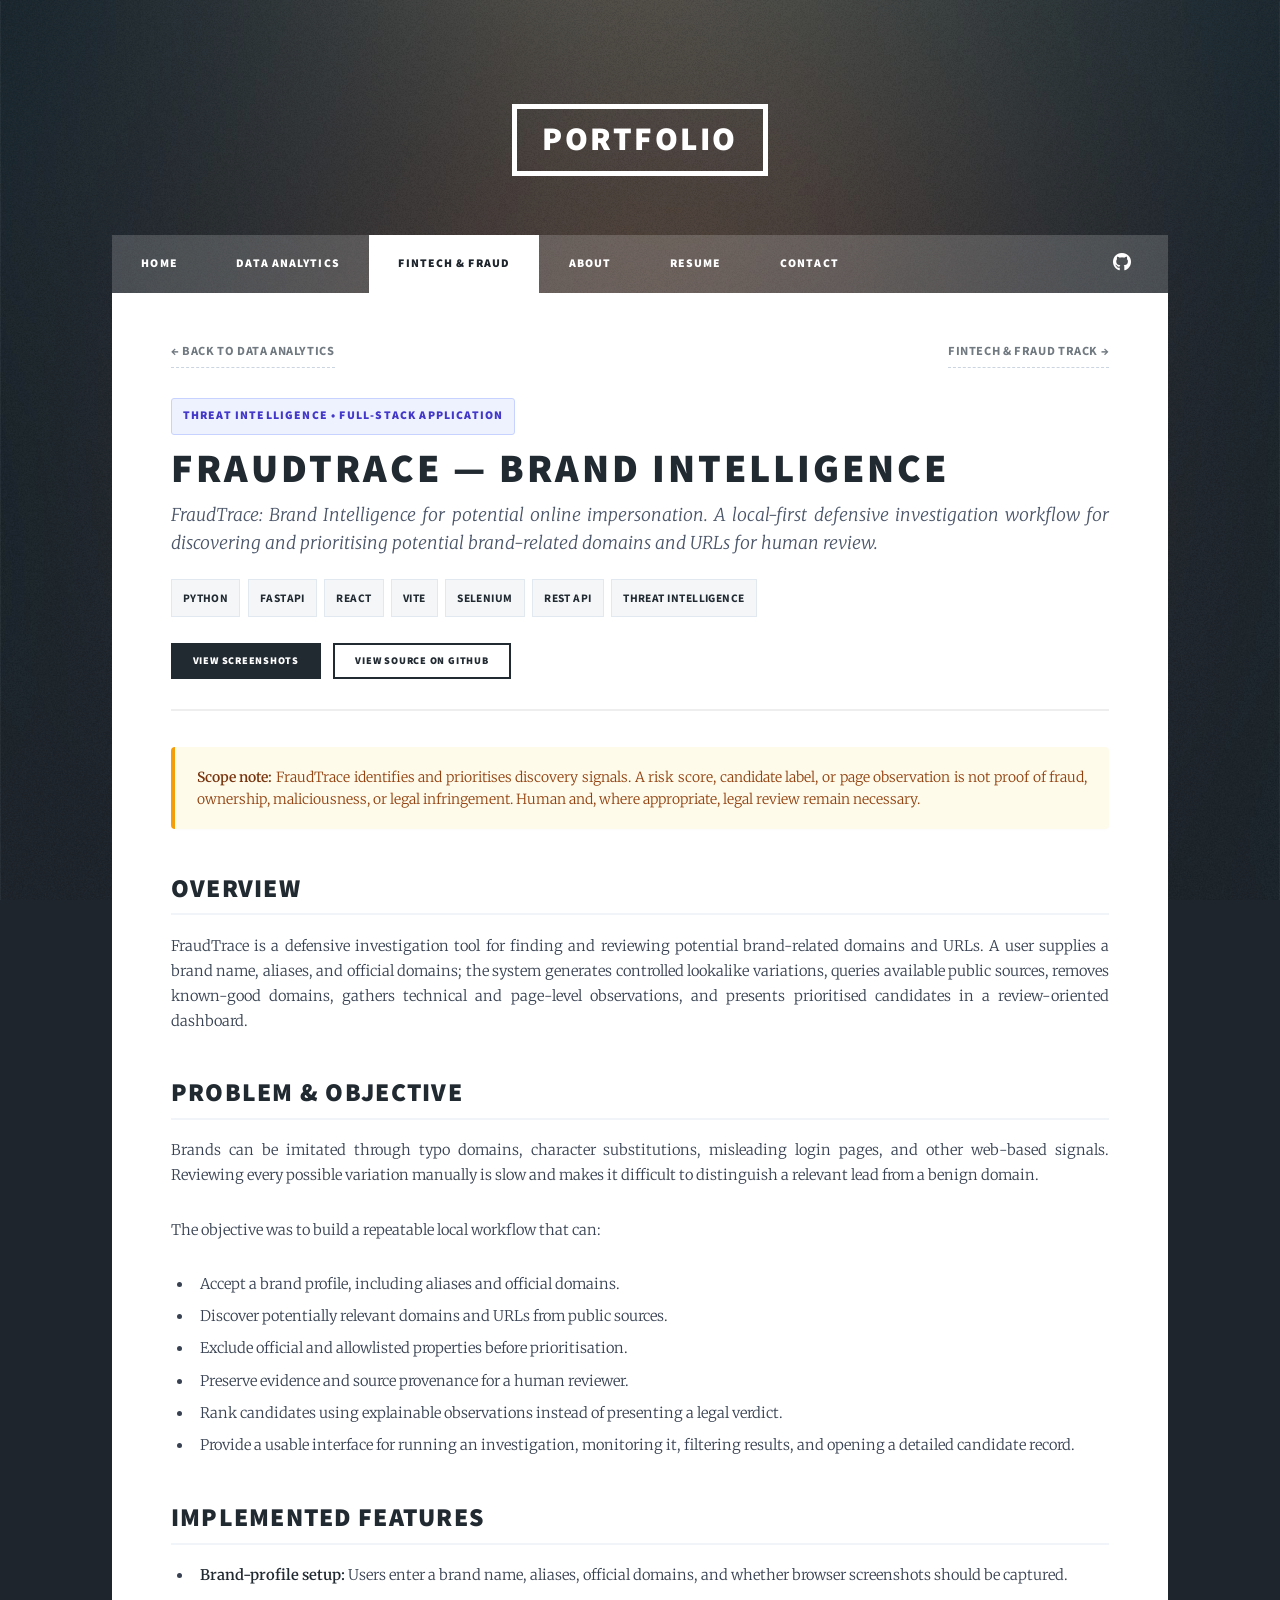
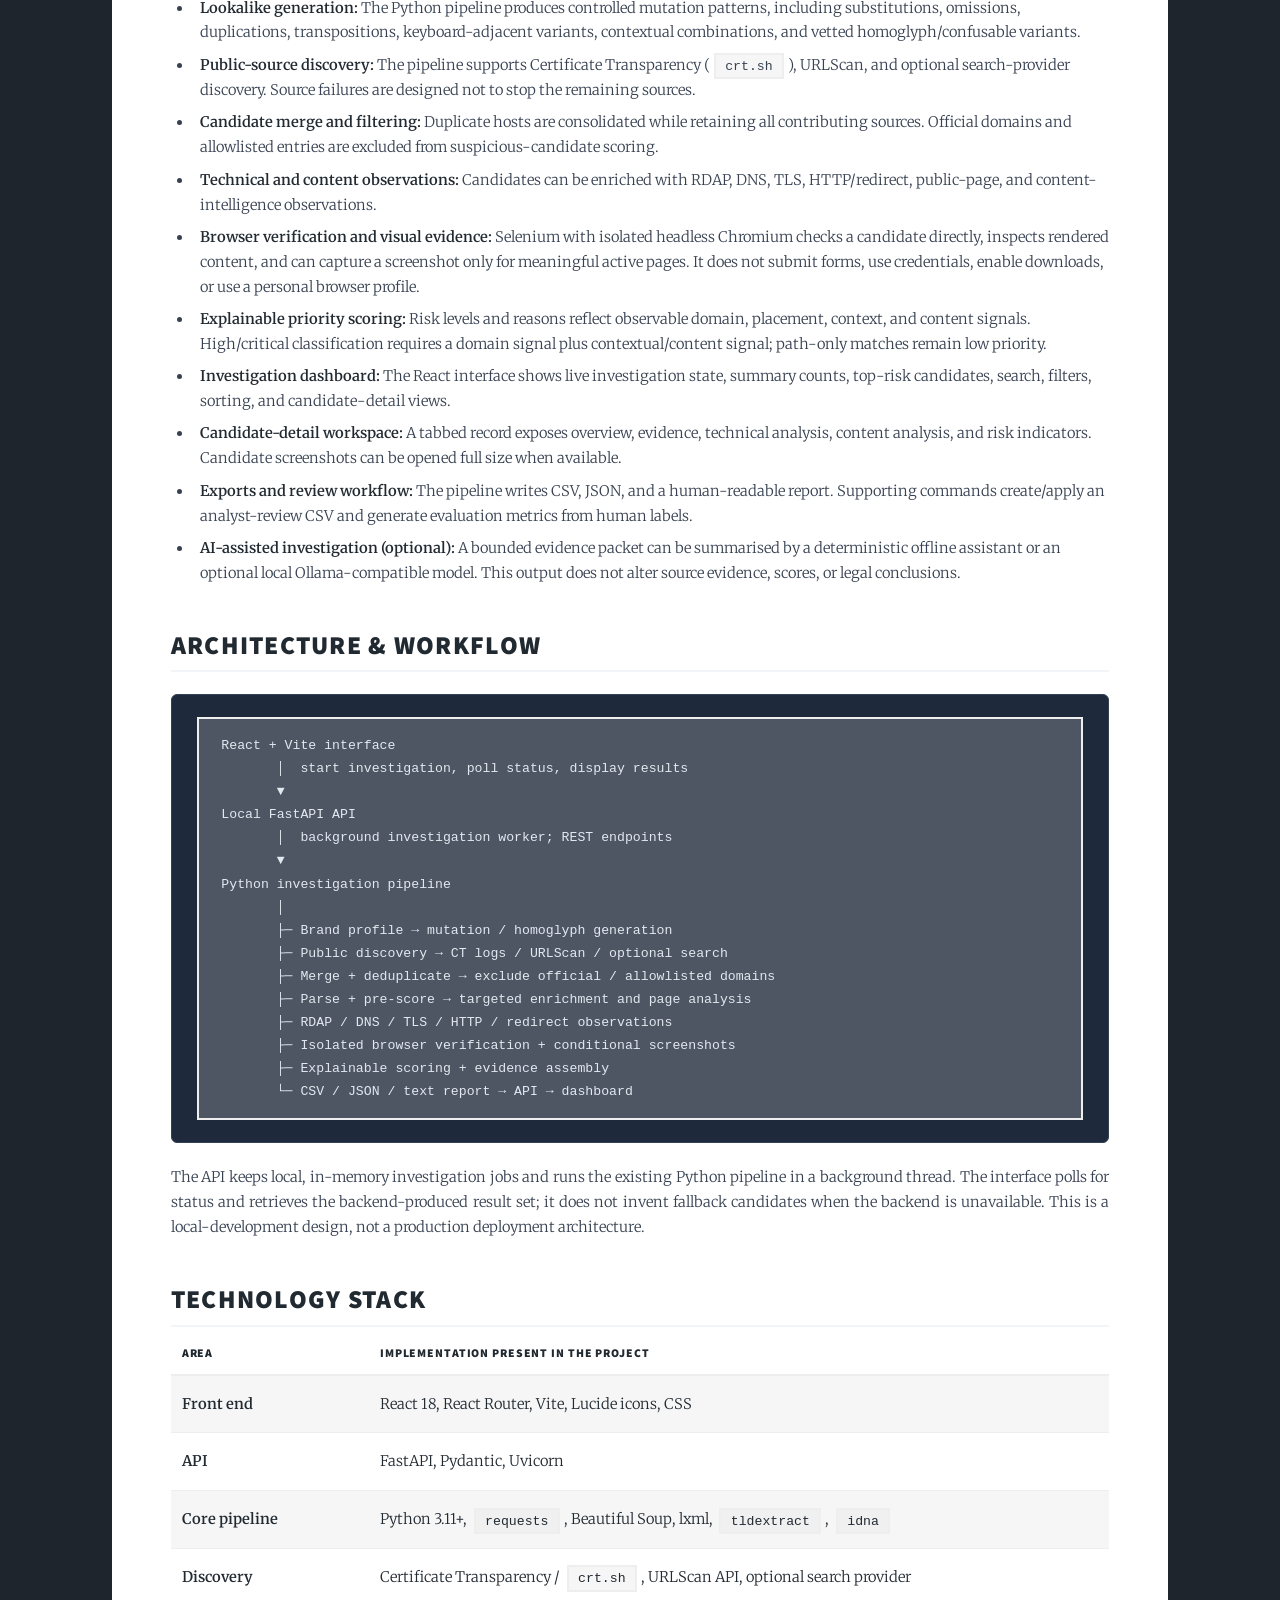
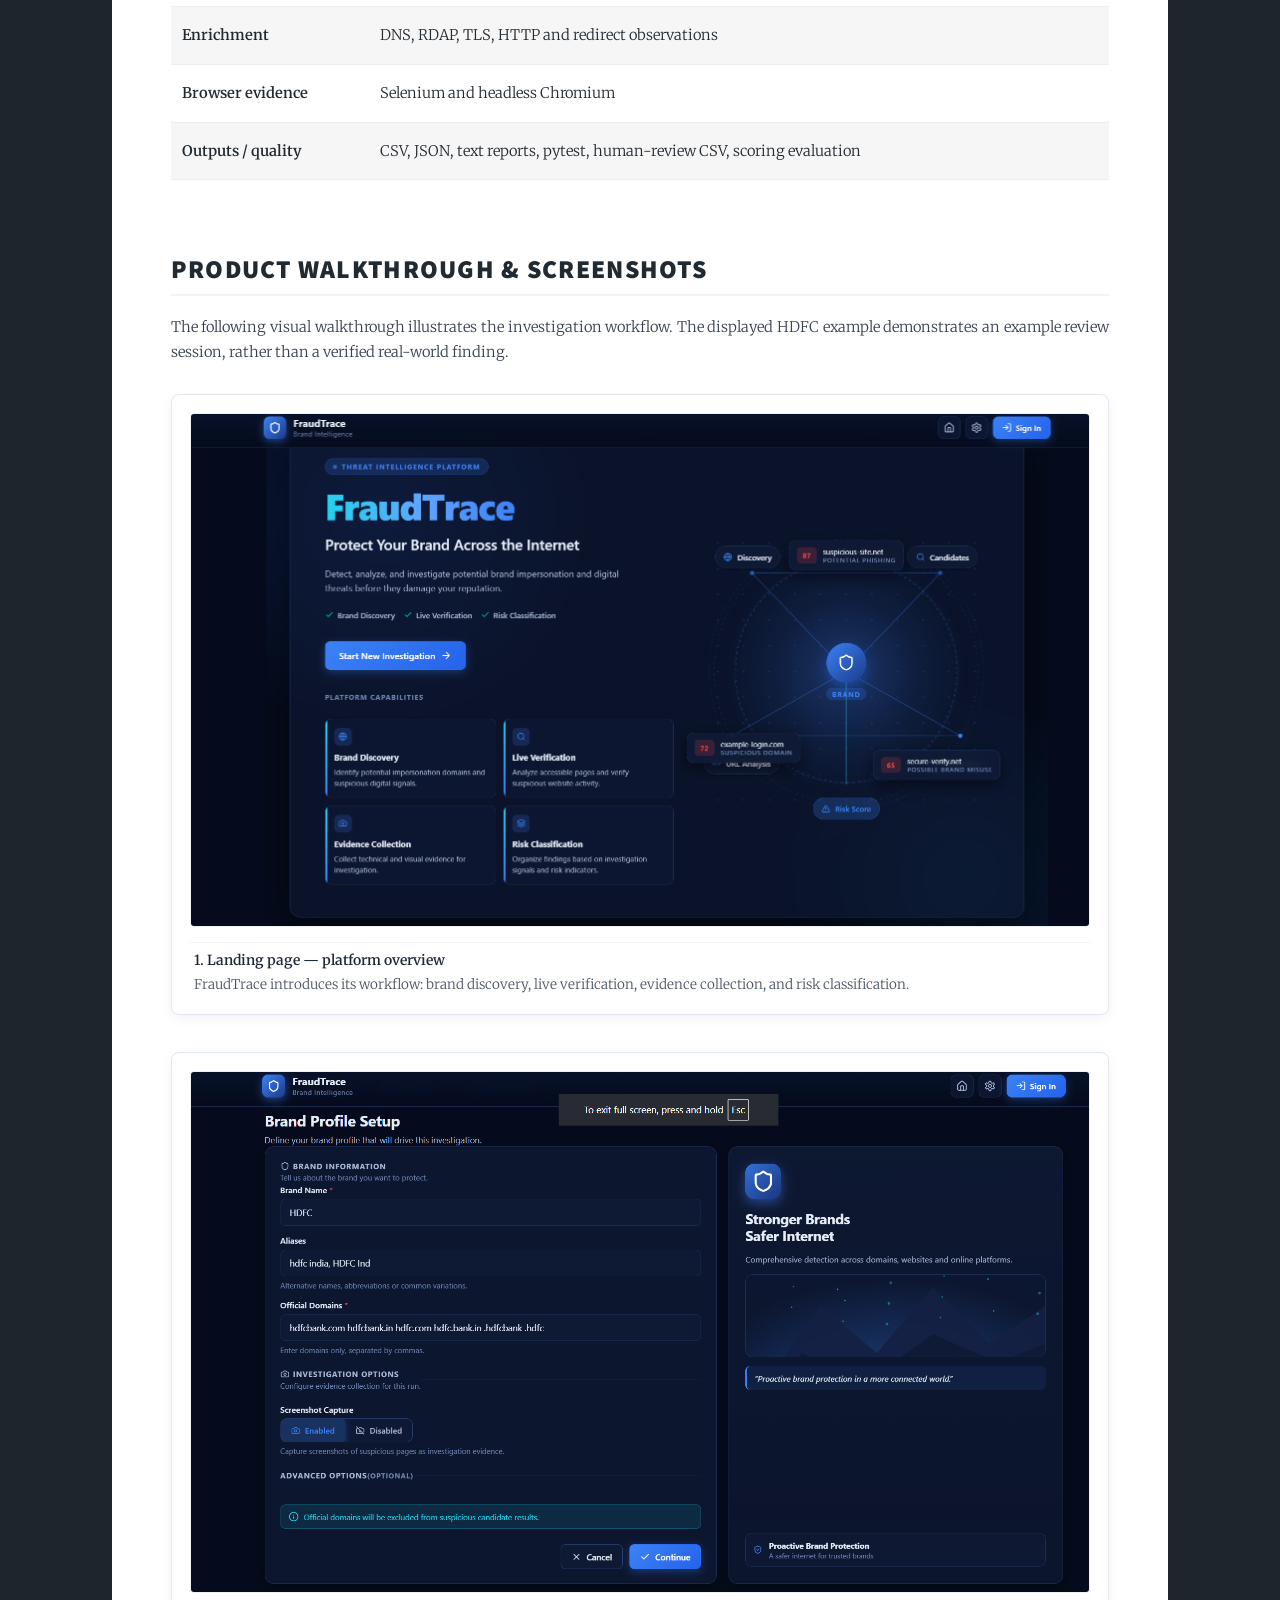
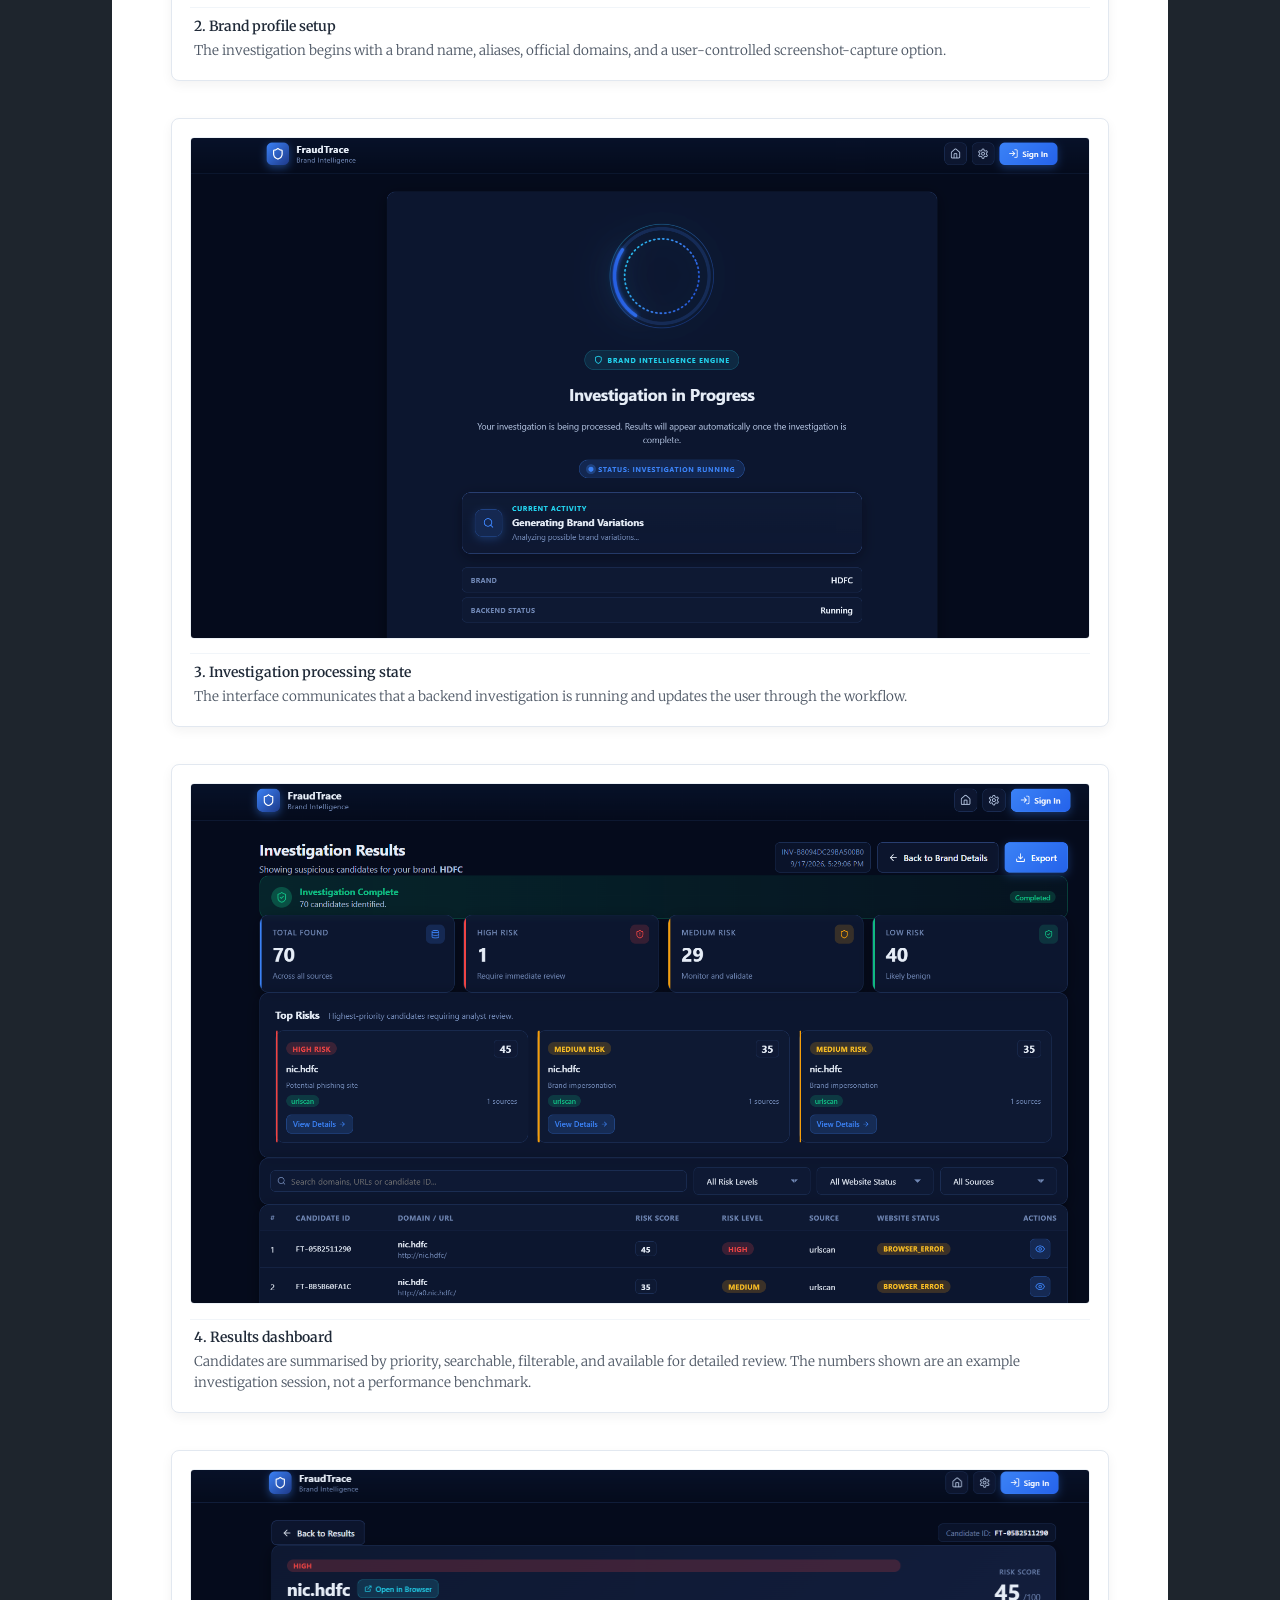
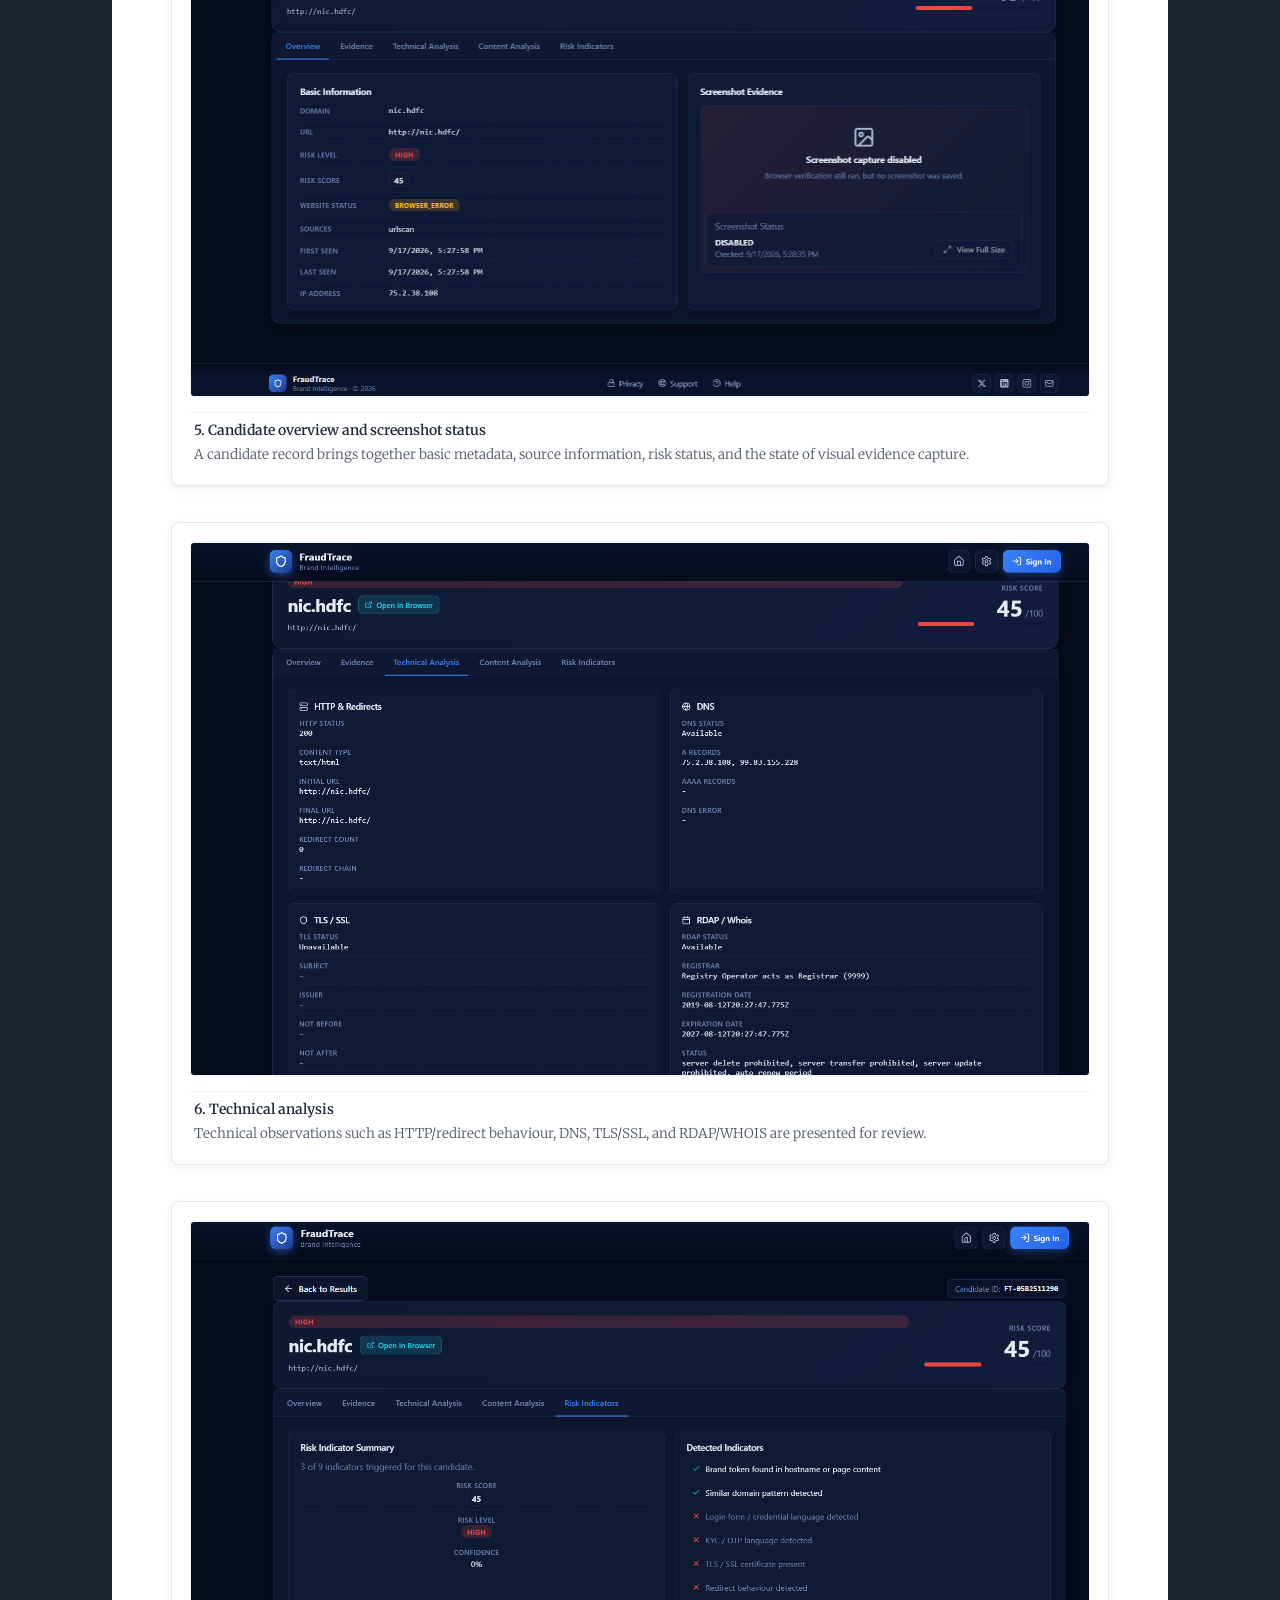
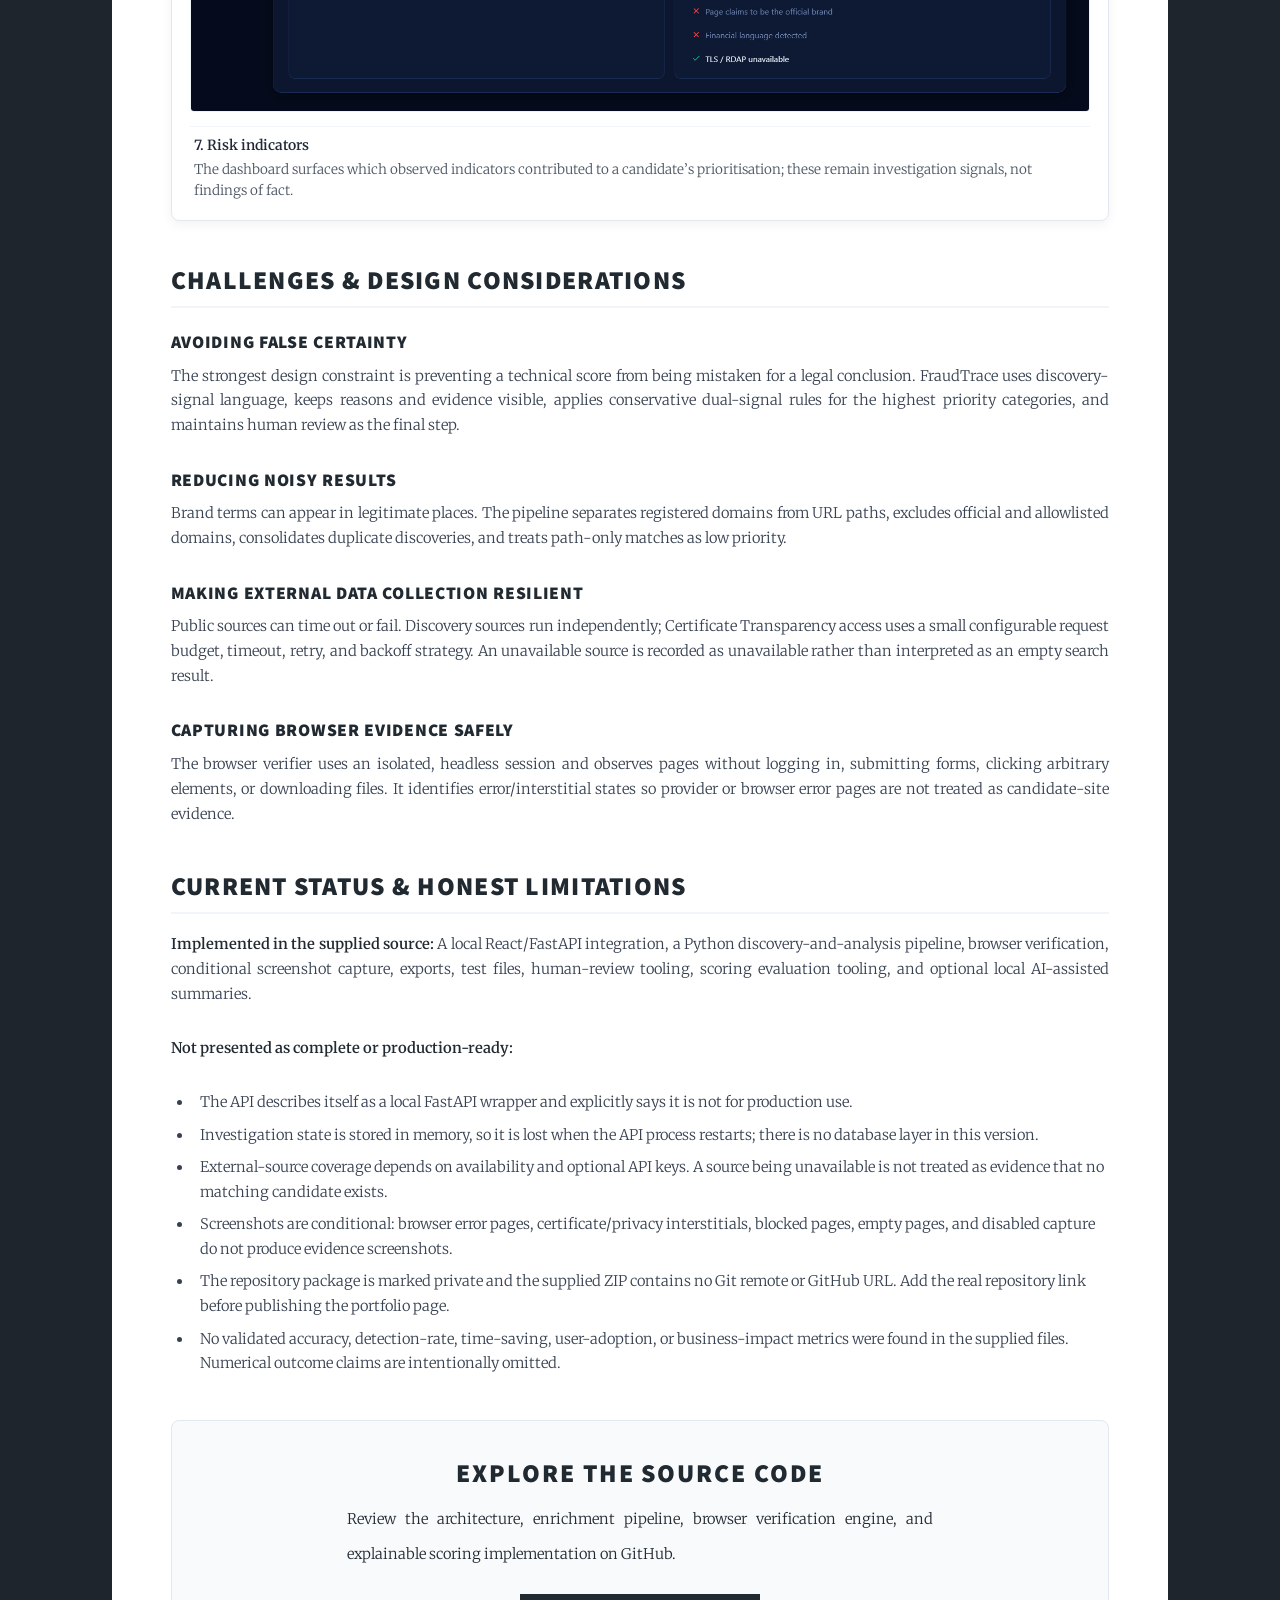
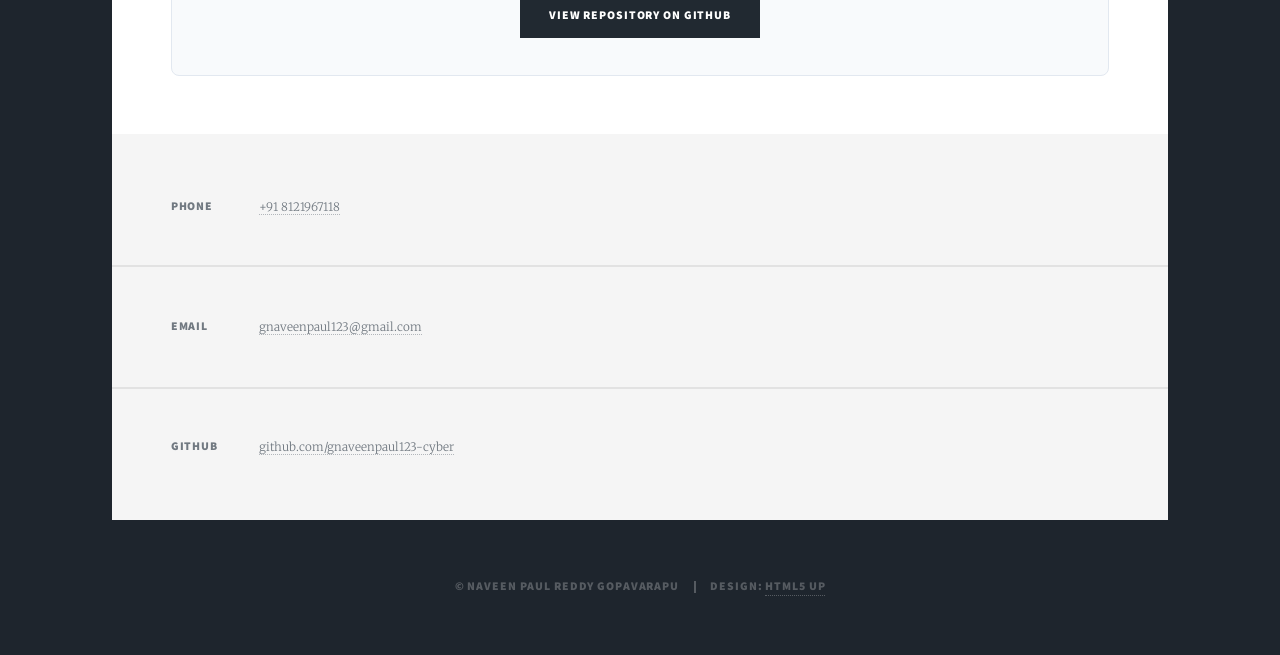
<file: fraudtrace.html>
<!DOCTYPE HTML>
<!--
	Massively by HTML5 UP
	html5up.net | @ajlkn
	Free for personal and commercial use under the CCA 3.0 license (html5up.net/license)
-->
<html>
	<head>
		<title>FraudTrace — Brand Intelligence Case Study | Naveen Paul Reddy</title>
		<meta charset="utf-8" />
		<meta name="viewport" content="width=device-width, initial-scale=1, user-scalable=no" />
		<link rel="stylesheet" href="assets/css/main.css" />
		<noscript><link rel="stylesheet" href="assets/css/noscript.css" /></noscript>
	</head>
	<body class="is-preload">

		<!-- Wrapper -->
			<div id="wrapper">

				<!-- Header -->
					<header id="header">
						<a href="index.html" class="logo">PORTFOLIO</a>
					</header>

				<!-- Nav -->
					<nav id="nav">
						<ul class="links">
							<li><a href="index.html">HOME</a></li>
							<li><a href="data-analytics.html">DATA ANALYTICS</a></li>
							<li class="active"><a href="fintech-fraud.html">FINTECH &amp; FRAUD</a></li>
							<li><a href="index.html#about">ABOUT</a></li>
							<li><a href="index.html#resume">RESUME</a></li>
							<li><a href="#contact" class="scrolly">CONTACT</a></li>
						</ul>
						<ul class="icons">
							<li><a href="https://github.com/gnaveenpaul123-cyber" class="icon brands fa-github" target="_blank" rel="noopener noreferrer"><span class="label">GitHub</span></a></li>
						</ul>
					</nav>

				<!-- Main -->
					<div id="main">

						<article class="post case-study-container">

							<!-- Back to projects -->
							<div class="case-study-back-bar">
								<a href="data-analytics.html" class="case-study-back-link">&larr; Back to Data Analytics</a>
								<a href="fintech-fraud.html" class="case-study-back-link">FinTech &amp; Fraud Track &rarr;</a>
							</div>

							<!-- Hero -->
							<header class="case-study-hero">
								<span class="case-study-eyebrow">THREAT INTELLIGENCE &bull; FULL-STACK APPLICATION</span>
								<h1>FraudTrace &mdash; Brand Intelligence</h1>
								<p class="case-study-lead">FraudTrace: Brand Intelligence for potential online impersonation. A local-first defensive investigation workflow for discovering and prioritising potential brand-related domains and URLs for human review.</p>
								
								<ul class="case-study-tech-tags" aria-label="Technologies">
									<li class="skill-tag">Python</li>
									<li class="skill-tag">FastAPI</li>
									<li class="skill-tag">React</li>
									<li class="skill-tag">Vite</li>
									<li class="skill-tag">Selenium</li>
									<li class="skill-tag">REST API</li>
									<li class="skill-tag">Threat Intelligence</li>
								</ul>

								<div class="case-study-actions">
									<a href="#gallery" class="button primary small">View Screenshots</a>
									<a href="PASTE_VERIFIED_GITHUB_URL" class="button small" target="_blank" rel="noopener noreferrer">View Source on GitHub</a>
								</div>
							</header>

							<!-- Scope note -->
							<div class="case-study-scope-note">
								<p><strong>Scope note:</strong> FraudTrace identifies and prioritises discovery signals. A risk score, candidate label, or page observation is not proof of fraud, ownership, maliciousness, or legal infringement. Human and, where appropriate, legal review remain necessary.</p>
							</div>

							<!-- Section: Overview -->
							<section id="overview" class="case-study-section">
								<h2>Overview</h2>
								<p>FraudTrace is a defensive investigation tool for finding and reviewing potential brand-related domains and URLs. A user supplies a brand name, aliases, and official domains; the system generates controlled lookalike variations, queries available public sources, removes known-good domains, gathers technical and page-level observations, and presents prioritised candidates in a review-oriented dashboard.</p>
							</section>

							<!-- Section: Problem & Objective -->
							<section id="problem" class="case-study-section">
								<h2>Problem &amp; Objective</h2>
								<p>Brands can be imitated through typo domains, character substitutions, misleading login pages, and other web-based signals. Reviewing every possible variation manually is slow and makes it difficult to distinguish a relevant lead from a benign domain.</p>
								<p>The objective was to build a repeatable local workflow that can:</p>
								<ul>
									<li>Accept a brand profile, including aliases and official domains.</li>
									<li>Discover potentially relevant domains and URLs from public sources.</li>
									<li>Exclude official and allowlisted properties before prioritisation.</li>
									<li>Preserve evidence and source provenance for a human reviewer.</li>
									<li>Rank candidates using explainable observations instead of presenting a legal verdict.</li>
									<li>Provide a usable interface for running an investigation, monitoring it, filtering results, and opening a detailed candidate record.</li>
								</ul>
							</section>

							<!-- Section: Implemented Features -->
							<section id="features" class="case-study-section">
								<h2>Implemented Features</h2>
								<ul>
									<li><strong>Brand-profile setup:</strong> Users enter a brand name, aliases, official domains, and whether browser screenshots should be captured.</li>
									<li><strong>Lookalike generation:</strong> The Python pipeline produces controlled mutation patterns, including substitutions, omissions, duplications, transpositions, keyboard-adjacent variants, contextual combinations, and vetted homoglyph/confusable variants.</li>
									<li><strong>Public-source discovery:</strong> The pipeline supports Certificate Transparency (<code>crt.sh</code>), URLScan, and optional search-provider discovery. Source failures are designed not to stop the remaining sources.</li>
									<li><strong>Candidate merge and filtering:</strong> Duplicate hosts are consolidated while retaining all contributing sources. Official domains and allowlisted entries are excluded from suspicious-candidate scoring.</li>
									<li><strong>Technical and content observations:</strong> Candidates can be enriched with RDAP, DNS, TLS, HTTP/redirect, public-page, and content-intelligence observations.</li>
									<li><strong>Browser verification and visual evidence:</strong> Selenium with isolated headless Chromium checks a candidate directly, inspects rendered content, and can capture a screenshot only for meaningful active pages. It does not submit forms, use credentials, enable downloads, or use a personal browser profile.</li>
									<li><strong>Explainable priority scoring:</strong> Risk levels and reasons reflect observable domain, placement, context, and content signals. High/critical classification requires a domain signal plus contextual/content signal; path-only matches remain low priority.</li>
									<li><strong>Investigation dashboard:</strong> The React interface shows live investigation state, summary counts, top-risk candidates, search, filters, sorting, and candidate-detail views.</li>
									<li><strong>Candidate-detail workspace:</strong> A tabbed record exposes overview, evidence, technical analysis, content analysis, and risk indicators. Candidate screenshots can be opened full size when available.</li>
									<li><strong>Exports and review workflow:</strong> The pipeline writes CSV, JSON, and a human-readable report. Supporting commands create/apply an analyst-review CSV and generate evaluation metrics from human labels.</li>
									<li><strong>AI-assisted investigation (optional):</strong> A bounded evidence packet can be summarised by a deterministic offline assistant or an optional local Ollama-compatible model. This output does not alter source evidence, scores, or legal conclusions.</li>
								</ul>
							</section>

							<!-- Section: Architecture / Workflow -->
							<section id="workflow" class="case-study-section">
								<h2>Architecture &amp; Workflow</h2>
								<pre class="case-study-workflow-diagram"><code>React + Vite interface
       │  start investigation, poll status, display results
       ▼
Local FastAPI API
       │  background investigation worker; REST endpoints
       ▼
Python investigation pipeline
       │
       ├─ Brand profile → mutation / homoglyph generation
       ├─ Public discovery → CT logs / URLScan / optional search
       ├─ Merge + deduplicate → exclude official / allowlisted domains
       ├─ Parse + pre-score → targeted enrichment and page analysis
       ├─ RDAP / DNS / TLS / HTTP / redirect observations
       ├─ Isolated browser verification + conditional screenshots
       ├─ Explainable scoring + evidence assembly
       └─ CSV / JSON / text report → API → dashboard</code></pre>
								<p>The API keeps local, in-memory investigation jobs and runs the existing Python pipeline in a background thread. The interface polls for status and retrieves the backend-produced result set; it does not invent fallback candidates when the backend is unavailable. This is a local-development design, not a production deployment architecture.</p>
							</section>

							<!-- Section: Technology -->
							<section id="technology" class="case-study-section">
								<h2>Technology Stack</h2>
								<div class="table-wrapper">
									<table>
										<thead>
											<tr>
												<th>Area</th>
												<th>Implementation Present in the Project</th>
											</tr>
										</thead>
										<tbody>
											<tr>
												<td><strong>Front end</strong></td>
												<td>React 18, React Router, Vite, Lucide icons, CSS</td>
											</tr>
											<tr>
												<td><strong>API</strong></td>
												<td>FastAPI, Pydantic, Uvicorn</td>
											</tr>
											<tr>
												<td><strong>Core pipeline</strong></td>
												<td>Python 3.11+, <code>requests</code>, Beautiful Soup, lxml, <code>tldextract</code>, <code>idna</code></td>
											</tr>
											<tr>
												<td><strong>Discovery</strong></td>
												<td>Certificate Transparency / <code>crt.sh</code>, URLScan API, optional search provider</td>
											</tr>
											<tr>
												<td><strong>Enrichment</strong></td>
												<td>DNS, RDAP, TLS, HTTP and redirect observations</td>
											</tr>
											<tr>
												<td><strong>Browser evidence</strong></td>
												<td>Selenium and headless Chromium</td>
											</tr>
											<tr>
												<td><strong>Outputs / quality</strong></td>
												<td>CSV, JSON, text reports, pytest, human-review CSV, scoring evaluation</td>
											</tr>
										</tbody>
									</table>
								</div>
							</section>

							<!-- Section: Screenshot Walkthrough -->
							<section id="gallery" class="case-study-section">
								<h2>Product Walkthrough &amp; Screenshots</h2>
								<p>The following visual walkthrough illustrates the investigation workflow. The displayed HDFC example demonstrates an example review session, rather than a verified real-world finding.</p>

								<div class="case-study-gallery">
									<!-- 1. Landing -->
									<figure class="case-study-shot">
										<a href="assets/images/fraudtrace/landing.png" target="_blank" rel="noopener noreferrer">
											<img src="assets/images/fraudtrace/landing.png" alt="FraudTrace platform overview landing page introducing discovery, verification, and risk scoring" />
										</a>
										<figcaption>
											<strong>1. Landing page &mdash; platform overview</strong>
											FraudTrace introduces its workflow: brand discovery, live verification, evidence collection, and risk classification.
										</figcaption>
									</figure>

									<!-- 2. Brand Setup -->
									<figure class="case-study-shot">
										<a href="assets/images/fraudtrace/brand-setup.png" target="_blank" rel="noopener noreferrer">
											<img src="assets/images/fraudtrace/brand-setup.png" alt="FraudTrace brand profile setup interface with fields for brand name, aliases, official domains, and screenshot capture" />
										</a>
										<figcaption>
											<strong>2. Brand profile setup</strong>
											The investigation begins with a brand name, aliases, official domains, and a user-controlled screenshot-capture option.
										</figcaption>
									</figure>

									<!-- 3. Processing -->
									<figure class="case-study-shot">
										<a href="assets/images/fraudtrace/processing.png" target="_blank" rel="noopener noreferrer">
											<img src="assets/images/fraudtrace/processing.png" alt="FraudTrace investigation processing state showing active progress indicators" />
										</a>
										<figcaption>
											<strong>3. Investigation processing state</strong>
											The interface communicates that a backend investigation is running and updates the user through the workflow.
										</figcaption>
									</figure>

									<!-- 4. Results Dashboard -->
									<figure class="case-study-shot">
										<a href="assets/images/fraudtrace/results-dashboard.png" target="_blank" rel="noopener noreferrer">
											<img src="assets/images/fraudtrace/results-dashboard.png" alt="FraudTrace results dashboard displaying candidate counts, risk metrics, search filters, and prioritised candidate list" />
										</a>
										<figcaption>
											<strong>4. Results dashboard</strong>
											Candidates are summarised by priority, searchable, filterable, and available for detailed review. The numbers shown are an example investigation session, not a performance benchmark.
										</figcaption>
									</figure>

									<!-- 5. Candidate Overview -->
									<figure class="case-study-shot">
										<a href="assets/images/fraudtrace/candidate-overview.png" target="_blank" rel="noopener noreferrer">
											<img src="assets/images/fraudtrace/candidate-overview.png" alt="Candidate overview tab displaying candidate metadata, source information, risk score, and visual evidence screenshot capture status" />
										</a>
										<figcaption>
											<strong>5. Candidate overview and screenshot status</strong>
											A candidate record brings together basic metadata, source information, risk status, and the state of visual evidence capture.
										</figcaption>
									</figure>

									<!-- 6. Technical Analysis -->
									<figure class="case-study-shot">
										<a href="assets/images/fraudtrace/technical-analysis.png" target="_blank" rel="noopener noreferrer">
											<img src="assets/images/fraudtrace/technical-analysis.png" alt="Technical analysis tab displaying HTTP redirect chain, DNS records, TLS certificate details, and RDAP registration" />
										</a>
										<figcaption>
											<strong>6. Technical analysis</strong>
											Technical observations such as HTTP/redirect behaviour, DNS, TLS/SSL, and RDAP/WHOIS are presented for review.
										</figcaption>
									</figure>

									<!-- 7. Risk Indicators -->
									<figure class="case-study-shot">
										<a href="assets/images/fraudtrace/risk-indicators.png" target="_blank" rel="noopener noreferrer">
											<img src="assets/images/fraudtrace/risk-indicators.png" alt="Risk indicators tab detailing specific domain, context, and content signals that influenced candidate ranking" />
										</a>
										<figcaption>
											<strong>7. Risk indicators</strong>
											The dashboard surfaces which observed indicators contributed to a candidate’s prioritisation; these remain investigation signals, not findings of fact.
										</figcaption>
									</figure>
								</div>
							</section>

							<!-- Section: Challenges -->
							<section id="challenges" class="case-study-section">
								<h2>Challenges &amp; Design Considerations</h2>
								
								<h3>Avoiding false certainty</h3>
								<p>The strongest design constraint is preventing a technical score from being mistaken for a legal conclusion. FraudTrace uses discovery-signal language, keeps reasons and evidence visible, applies conservative dual-signal rules for the highest priority categories, and maintains human review as the final step.</p>

								<h3>Reducing noisy results</h3>
								<p>Brand terms can appear in legitimate places. The pipeline separates registered domains from URL paths, excludes official and allowlisted domains, consolidates duplicate discoveries, and treats path-only matches as low priority.</p>

								<h3>Making external data collection resilient</h3>
								<p>Public sources can time out or fail. Discovery sources run independently; Certificate Transparency access uses a small configurable request budget, timeout, retry, and backoff strategy. An unavailable source is recorded as unavailable rather than interpreted as an empty search result.</p>

								<h3>Capturing browser evidence safely</h3>
								<p>The browser verifier uses an isolated, headless session and observes pages without logging in, submitting forms, clicking arbitrary elements, or downloading files. It identifies error/interstitial states so provider or browser error pages are not treated as candidate-site evidence.</p>
							</section>

							<!-- Section: Status & Limitations -->
							<section id="status" class="case-study-section">
								<h2>Current Status &amp; Honest Limitations</h2>
								<p><strong>Implemented in the supplied source:</strong> A local React/FastAPI integration, a Python discovery-and-analysis pipeline, browser verification, conditional screenshot capture, exports, test files, human-review tooling, scoring evaluation tooling, and optional local AI-assisted summaries.</p>
								<p><strong>Not presented as complete or production-ready:</strong></p>
								<ul>
									<li>The API describes itself as a local FastAPI wrapper and explicitly says it is not for production use.</li>
									<li>Investigation state is stored in memory, so it is lost when the API process restarts; there is no database layer in this version.</li>
									<li>External-source coverage depends on availability and optional API keys. A source being unavailable is not treated as evidence that no matching candidate exists.</li>
									<li>Screenshots are conditional: browser error pages, certificate/privacy interstitials, blocked pages, empty pages, and disabled capture do not produce evidence screenshots.</li>
									<li>The repository package is marked private and the supplied ZIP contains no Git remote or GitHub URL. Add the real repository link before publishing the portfolio page.</li>
									<li>No validated accuracy, detection-rate, time-saving, user-adoption, or business-impact metrics were found in the supplied files. Numerical outcome claims are intentionally omitted.</li>
								</ul>
							</section>

							<!-- Section: Source Code CTA -->
							<section class="case-study-source-cta">
								<h2>Explore the Source Code</h2>
								<p>Review the architecture, enrichment pipeline, browser verification engine, and explainable scoring implementation on GitHub.</p>
								<a href="PASTE_VERIFIED_GITHUB_URL" class="button primary" target="_blank" rel="noopener noreferrer">View Repository on GitHub</a>
							</section>

						</article>

					</div>

				<!-- Footer -->
					<footer id="footer">
						<section class="split contact" id="contact">
							<section>
								<h3>Phone</h3>
								<p><a href="tel:+918121967118">+91 8121967118</a></p>
							</section>
							<section>
								<h3>Email</h3>
								<p><a href="mailto:gnaveenpaul123@gmail.com">gnaveenpaul123@gmail.com</a></p>
							</section>
							<section>
								<h3>GitHub</h3>
								<p><a href="https://github.com/gnaveenpaul123-cyber" target="_blank" rel="noopener noreferrer">github.com/gnaveenpaul123-cyber</a></p>
							</section>
						</section>
					</footer>

				<!-- Copyright -->
					<div id="copyright">
						<ul><li>&copy; Naveen Paul Reddy Gopavarapu</li><li>Design: <a href="https://html5up.net">HTML5 UP</a></li></ul>
					</div>

			</div>

		<!-- Scripts -->
			<script src="assets/js/jquery.min.js"></script>
			<script src="assets/js/jquery.scrollex.min.js"></script>
			<script src="assets/js/jquery.scrolly.min.js"></script>
			<script src="assets/js/browser.min.js"></script>
			<script src="assets/js/breakpoints.min.js"></script>
			<script src="assets/js/util.js"></script>
			<script src="assets/js/main.js"></script>

	</body>
</html>
</file>
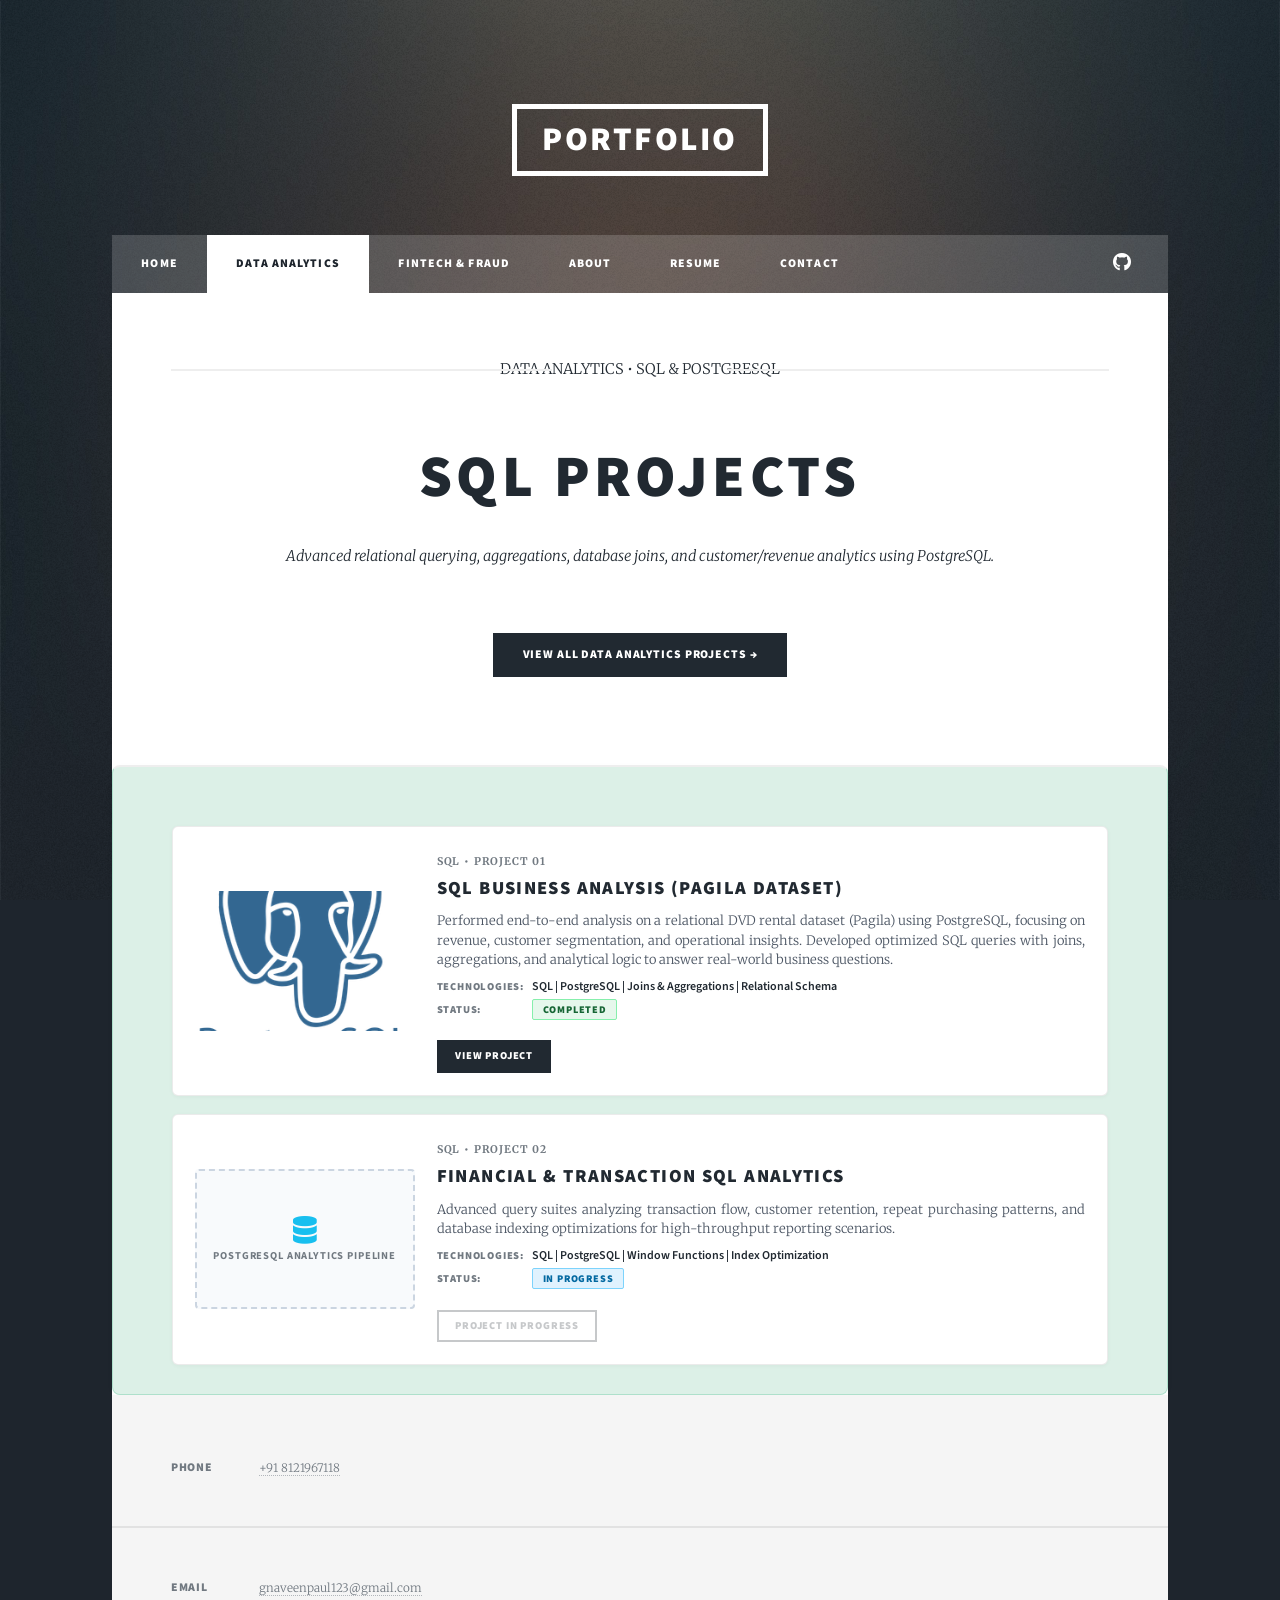
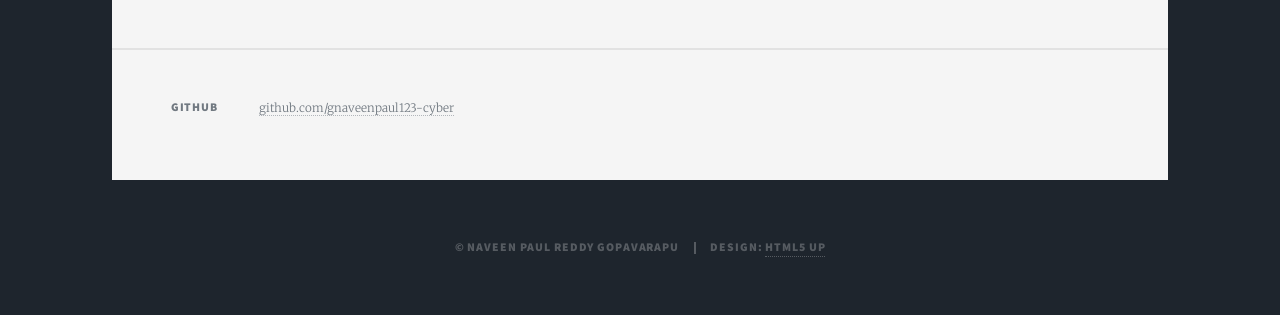
<file: generic.html>
<!DOCTYPE HTML>
<!--
	Massively by HTML5 UP
	html5up.net | @ajlkn
	Free for personal and commercial use under the CCA 3.0 license (html5up.net/license)
-->
<html>
	<head>
		<title>SQL Analytics | Naveen Paul Reddy</title>
		<meta charset="utf-8" />
		<meta name="viewport" content="width=device-width, initial-scale=1, user-scalable=no" />
		<link rel="stylesheet" href="assets/css/main.css" />
		<noscript><link rel="stylesheet" href="assets/css/noscript.css" /></noscript>
	</head>
	<body class="is-preload">

		<!-- Wrapper -->
			<div id="wrapper">

				<!-- Header -->
					<header id="header">
						<a href="index.html" class="logo">PORTFOLIO</a>
					</header>

				<!-- Nav -->
					<nav id="nav">
						<ul class="links">
							<li><a href="index.html">HOME</a></li>
							<li class="active"><a href="data-analytics.html">DATA ANALYTICS</a></li>
							<li><a href="fintech-fraud.html">FINTECH &amp; FRAUD</a></li>
							<li><a href="index.html#about">ABOUT</a></li>
							<li><a href="index.html#resume">RESUME</a></li>
							<li><a href="#contact" class="scrolly">CONTACT</a></li>
						</ul>
						<ul class="icons">
							<li><a href="https://github.com/gnaveenpaul123-cyber" class="icon brands fa-github" target="_blank" rel="noopener noreferrer"><span class="label">GitHub</span></a></li>
						</ul>
					</nav>

				<!-- Main -->
					<div id="main">

						<article class="post">
							<header class="major">
								<span class="date">DATA ANALYTICS &bull; SQL &amp; POSTGRESQL</span>
								<h2>SQL PROJECTS</h2>
								<p>Advanced relational querying, aggregations, database joins, and customer/revenue analytics using PostgreSQL.</p>
							</header>
							<p style="text-align: center;"><a href="data-analytics.html#sql" class="button primary">View All Data Analytics Projects &rarr;</a></p>
						</article>

						<!-- Post -->
							<section class="category-block category-sql">
								<div class="posts">
									<article class="project-card">
										<div class="project-card-visual">
											<a href="https://github.com/gnaveenpaul123-cyber/SQLPro-1/tree/main" class="image fit" target="_blank" rel="noopener noreferrer"><img src="images/postgre_logo.jpg" alt="PostgreSQL Business Analysis" /></a>
										</div>
										<div class="project-card-body">
											<header>
												<span class="date">SQL &bull; PROJECT 01</span>
												<h2><a href="https://github.com/gnaveenpaul123-cyber/SQLPro-1/tree/main" target="_blank" rel="noopener noreferrer">SQL Business Analysis (Pagila Dataset)</a></h2>
											</header>
											<p>Performed end-to-end analysis on a relational DVD rental dataset (Pagila) using PostgreSQL, focusing on revenue, customer segmentation, and operational insights. Developed optimized SQL queries with joins, aggregations, and analytical logic to answer real-world business questions.</p>
											<div class="project-meta">
												<div class="project-meta-row">
													<span class="project-meta-label">Technologies:</span>
													<span class="project-meta-value">SQL | PostgreSQL | Joins &amp; Aggregations | Relational Schema</span>
												</div>
												<div class="project-meta-row">
													<span class="project-meta-label">Status:</span>
													<span class="status-badge status-completed">Completed</span>
												</div>
											</div>
											<div class="project-actions">
												<a href="https://github.com/gnaveenpaul123-cyber/SQLPro-1/tree/main" class="button primary small" target="_blank" rel="noopener noreferrer">VIEW PROJECT</a>
											</div>
										</div>
									</article>

									<article class="project-card">
										<div class="project-card-visual">
											<div class="project-placeholder-visual">
												<i class="fas fa-database"></i>
												<span>PostgreSQL Analytics Pipeline</span>
											</div>
										</div>
										<div class="project-card-body">
											<header>
												<span class="date">SQL &bull; PROJECT 02</span>
												<h2>Financial &amp; Transaction SQL Analytics</h2>
											</header>
											<p>Advanced query suites analyzing transaction flow, customer retention, repeat purchasing patterns, and database indexing optimizations for high-throughput reporting scenarios.</p>
											<div class="project-meta">
												<div class="project-meta-row">
													<span class="project-meta-label">Technologies:</span>
													<span class="project-meta-value">SQL | PostgreSQL | Window Functions | Index Optimization</span>
												</div>
												<div class="project-meta-row">
													<span class="project-meta-label">Status:</span>
													<span class="status-badge status-in-progress">In Progress</span>
												</div>
											</div>
											<div class="project-actions">
												<span class="button small disabled">PROJECT IN PROGRESS</span>
											</div>
										</div>
									</article>
								</div>
							</section>
					</div>

				<!-- Footer -->
					<footer id="footer">
						<section class="split contact" id="contact">
							<section>
								<h3>Phone</h3>
								<p><a href="tel:+918121967118">+91 8121967118</a></p>
							</section>
							<section>
								<h3>Email</h3>
								<p><a href="mailto:gnaveenpaul123@gmail.com">gnaveenpaul123@gmail.com</a></p>
							</section>
							<section>
								<h3>GitHub</h3>
								<p><a href="https://github.com/gnaveenpaul123-cyber" target="_blank" rel="noopener noreferrer">github.com/gnaveenpaul123-cyber</a></p>
							</section>
						</section>
					</footer>

				<!-- Copyright -->
					<div id="copyright">
						<ul><li>&copy; Naveen Paul Reddy Gopavarapu</li><li>Design: <a href="https://html5up.net">HTML5 UP</a></li></ul>
					</div>

			</div>

		<!-- Scripts -->
			<script src="assets/js/jquery.min.js"></script>
			<script src="assets/js/jquery.scrollex.min.js"></script>
			<script src="assets/js/jquery.scrolly.min.js"></script>
			<script src="assets/js/browser.min.js"></script>
			<script src="assets/js/breakpoints.min.js"></script>
			<script src="assets/js/util.js"></script>
			<script src="assets/js/main.js"></script>

	</body>
</html>
</file>
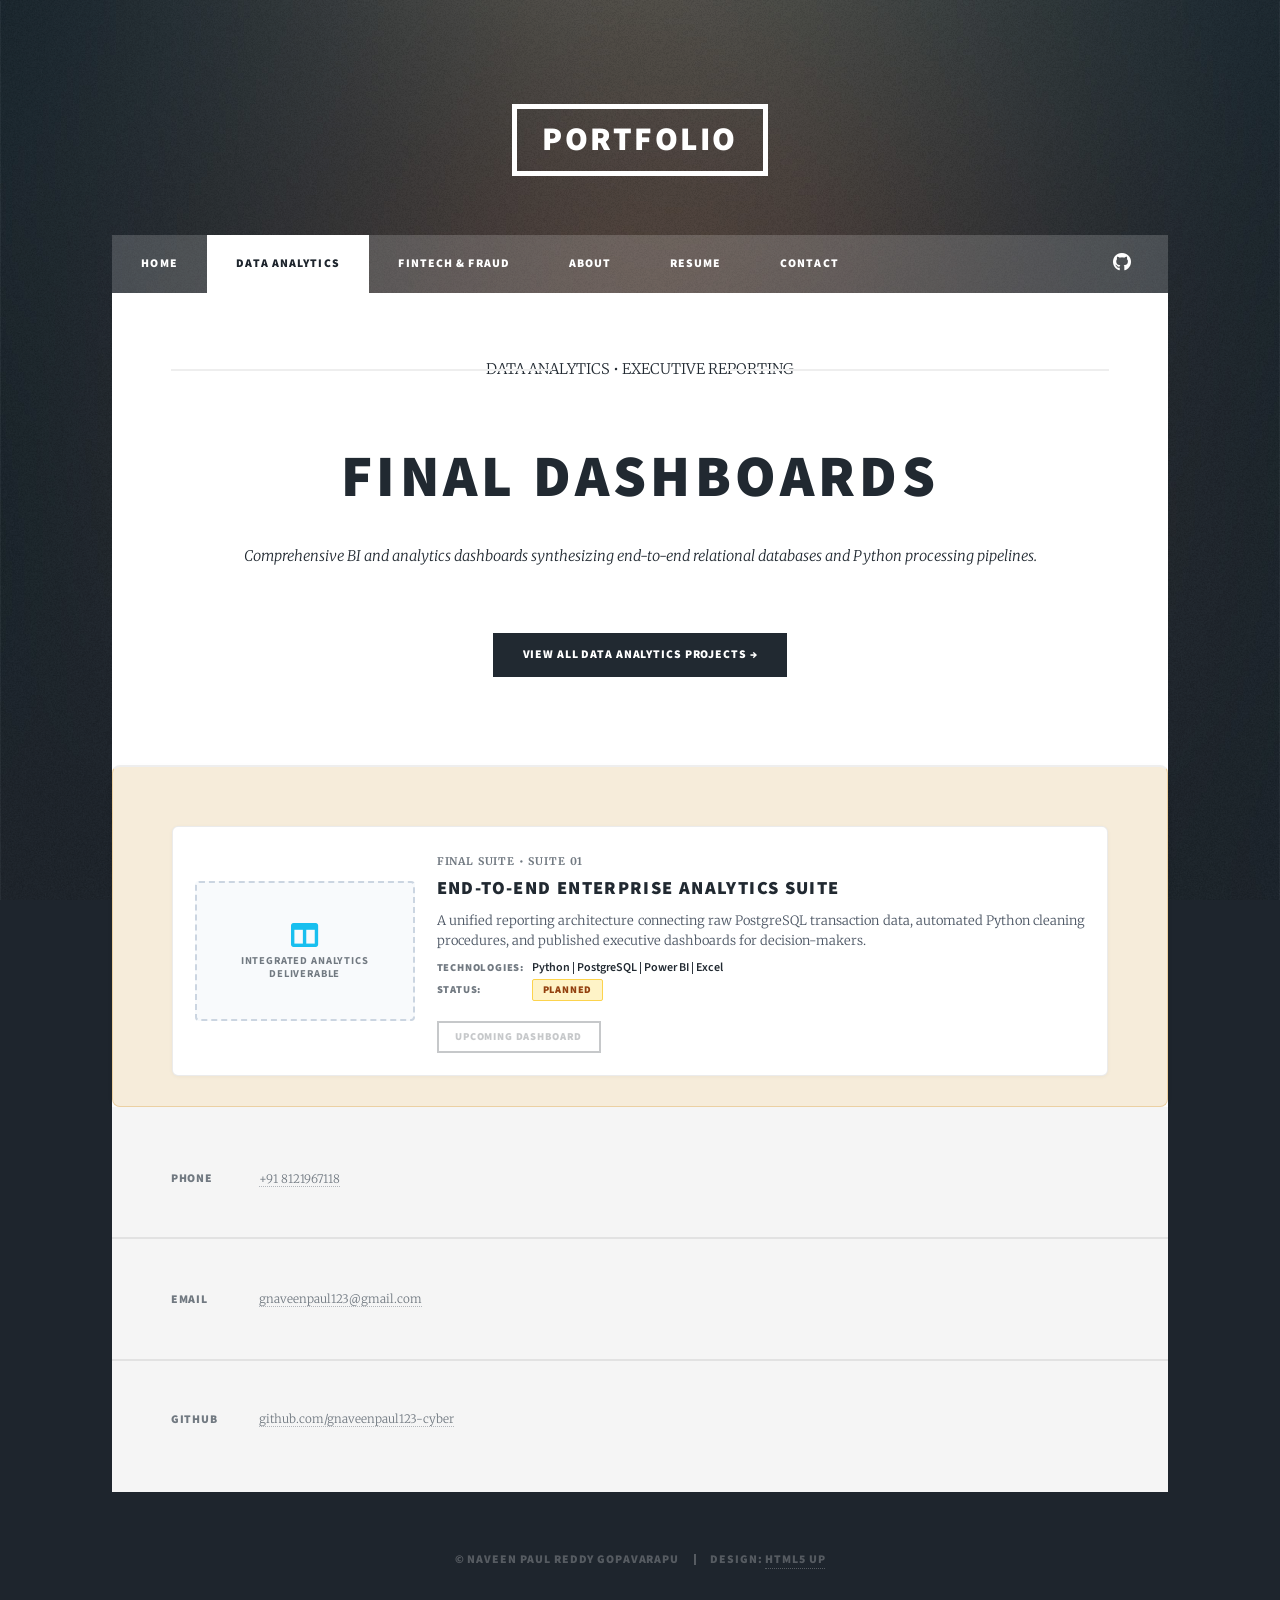
<file: total.html>
<!DOCTYPE HTML>
<!--
	Massively by HTML5 UP
	html5up.net | @ajlkn
	Free for personal and commercial use under the CCA 3.0 license (html5up.net/license)
-->
<html>
	<head>
		<title>Final Dashboards | Naveen Paul Reddy</title>
		<meta charset="utf-8" />
		<meta name="viewport" content="width=device-width, initial-scale=1, user-scalable=no" />
		<link rel="stylesheet" href="assets/css/main.css" />
		<noscript><link rel="stylesheet" href="assets/css/noscript.css" /></noscript>
	</head>
	<body class="is-preload">

		<!-- Wrapper -->
			<div id="wrapper">

				<!-- Header -->
					<header id="header">
						<a href="index.html" class="logo">PORTFOLIO</a>
					</header>

				<!-- Nav -->
					<nav id="nav">
						<ul class="links">
							<li><a href="index.html">HOME</a></li>
							<li class="active"><a href="data-analytics.html">DATA ANALYTICS</a></li>
							<li><a href="fintech-fraud.html">FINTECH &amp; FRAUD</a></li>
							<li><a href="index.html#about">ABOUT</a></li>
							<li><a href="index.html#resume">RESUME</a></li>
							<li><a href="#contact" class="scrolly">CONTACT</a></li>
						</ul>
						<ul class="icons">
							<li><a href="https://github.com/gnaveenpaul123-cyber" class="icon brands fa-github" target="_blank" rel="noopener noreferrer"><span class="label">GitHub</span></a></li>
						</ul>
					</nav>

				<!-- Main -->
					<div id="main">

						<article class="post">
							<header class="major">
								<span class="date">DATA ANALYTICS &bull; EXECUTIVE REPORTING</span>
								<h2>FINAL DASHBOARDS</h2>
								<p>Comprehensive BI and analytics dashboards synthesizing end-to-end relational databases and Python processing pipelines.</p>
							</header>
							<p style="text-align: center;"><a href="data-analytics.html#dashboards" class="button primary">View All Data Analytics Projects &rarr;</a></p>
						</article>

						<!-- Post -->
							<section class="category-block category-dashboards">
								<div class="posts">
									<article class="project-card">
										<div class="project-card-visual">
											<div class="project-placeholder-visual">
												<i class="fas fa-columns"></i>
												<span>Integrated Analytics Deliverable</span>
											</div>
										</div>
										<div class="project-card-body">
											<header>
												<span class="date">FINAL SUITE &bull; SUITE 01</span>
												<h2>End-to-End Enterprise Analytics Suite</h2>
											</header>
											<p>A unified reporting architecture connecting raw PostgreSQL transaction data, automated Python cleaning procedures, and published executive dashboards for decision-makers.</p>
											<div class="project-meta">
												<div class="project-meta-row">
													<span class="project-meta-label">Technologies:</span>
													<span class="project-meta-value">Python | PostgreSQL | Power BI | Excel</span>
												</div>
												<div class="project-meta-row">
													<span class="project-meta-label">Status:</span>
													<span class="status-badge status-planned">Planned</span>
												</div>
											</div>
											<div class="project-actions">
												<span class="button small disabled">UPCOMING DASHBOARD</span>
											</div>
										</div>
									</article>
								</div>
							</section>
					</div>

				<!-- Footer -->
					<footer id="footer">
						<section class="split contact" id="contact">
							<section>
								<h3>Phone</h3>
								<p><a href="tel:+918121967118">+91 8121967118</a></p>
							</section>
							<section>
								<h3>Email</h3>
								<p><a href="mailto:gnaveenpaul123@gmail.com">gnaveenpaul123@gmail.com</a></p>
							</section>
							<section>
								<h3>GitHub</h3>
								<p><a href="https://github.com/gnaveenpaul123-cyber" target="_blank" rel="noopener noreferrer">github.com/gnaveenpaul123-cyber</a></p>
							</section>
						</section>
					</footer>

				<!-- Copyright -->
					<div id="copyright">
						<ul><li>&copy; Naveen Paul Reddy Gopavarapu</li><li>Design: <a href="https://html5up.net">HTML5 UP</a></li></ul>
					</div>

			</div>

		<!-- Scripts -->
			<script src="assets/js/jquery.min.js"></script>
			<script src="assets/js/jquery.scrollex.min.js"></script>
			<script src="assets/js/jquery.scrolly.min.js"></script>
			<script src="assets/js/browser.min.js"></script>
			<script src="assets/js/breakpoints.min.js"></script>
			<script src="assets/js/util.js"></script>
			<script src="assets/js/main.js"></script>

	</body>
</html>
</file>
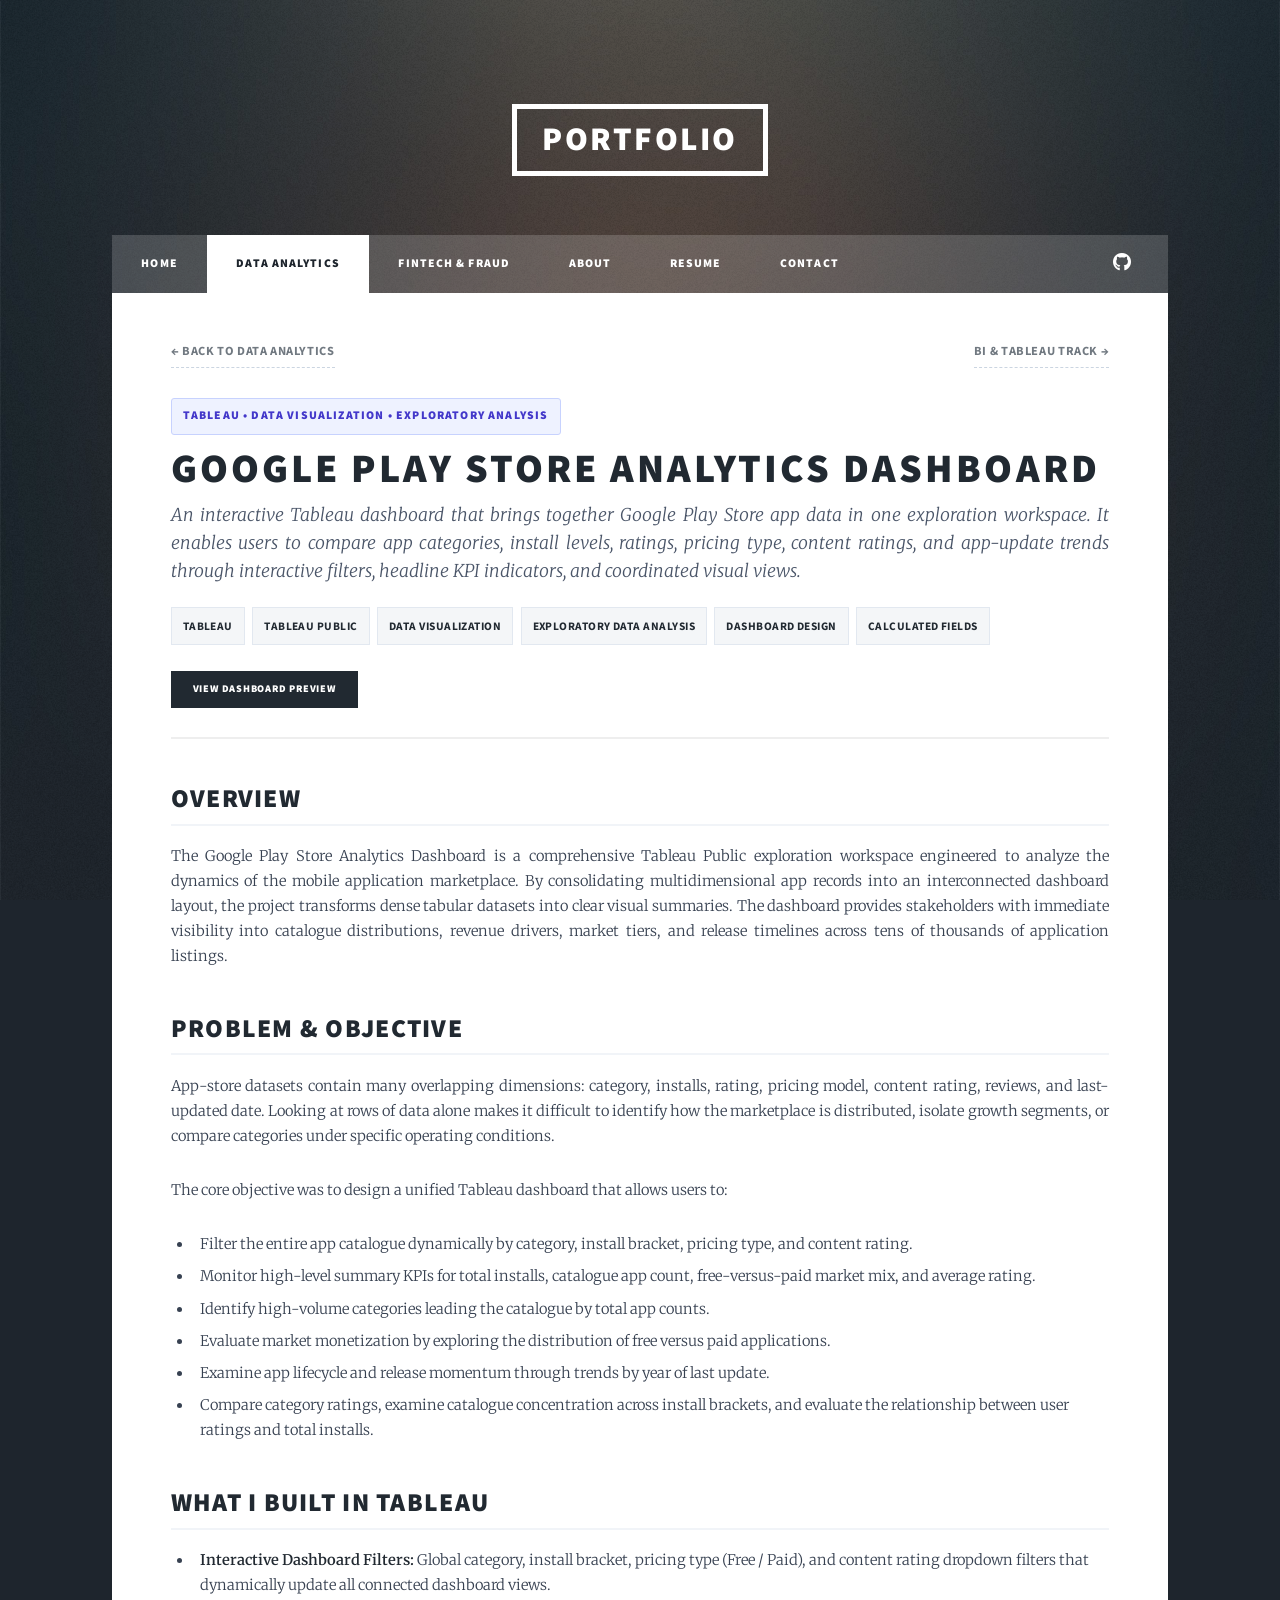
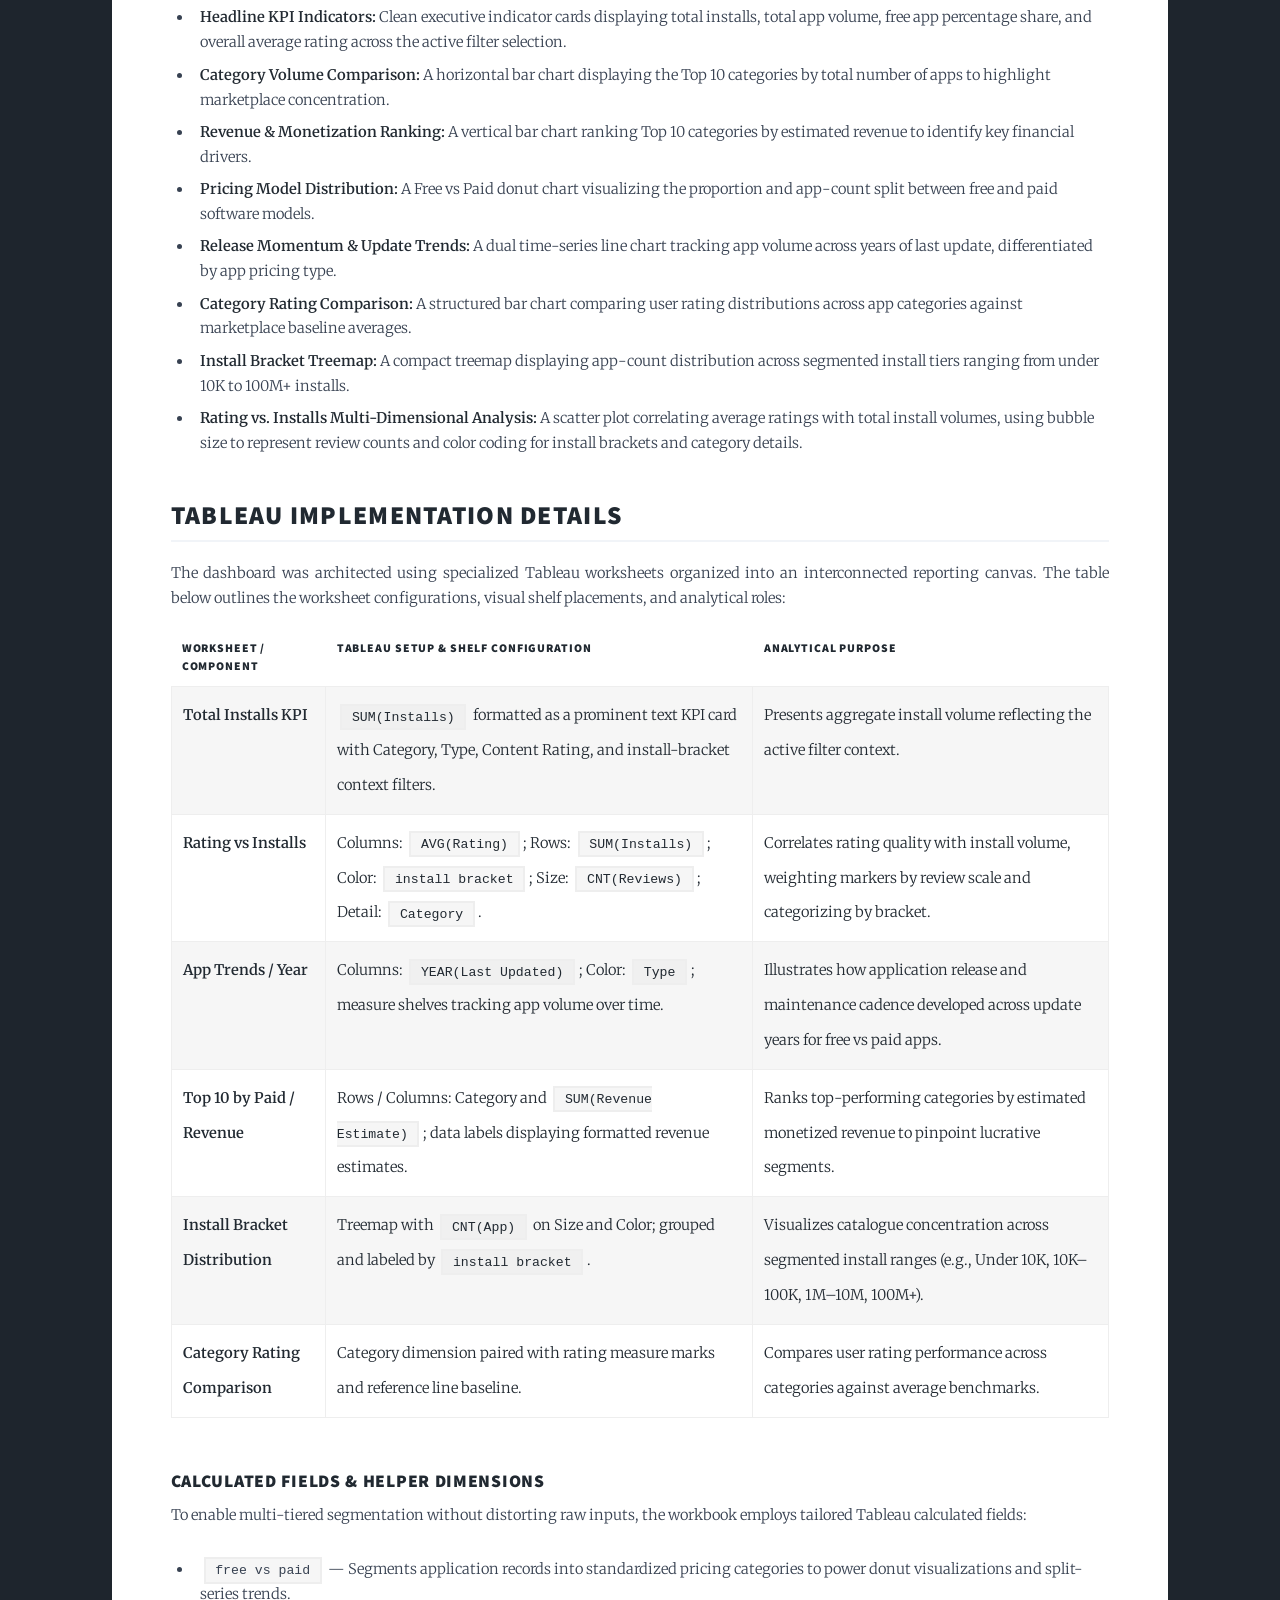
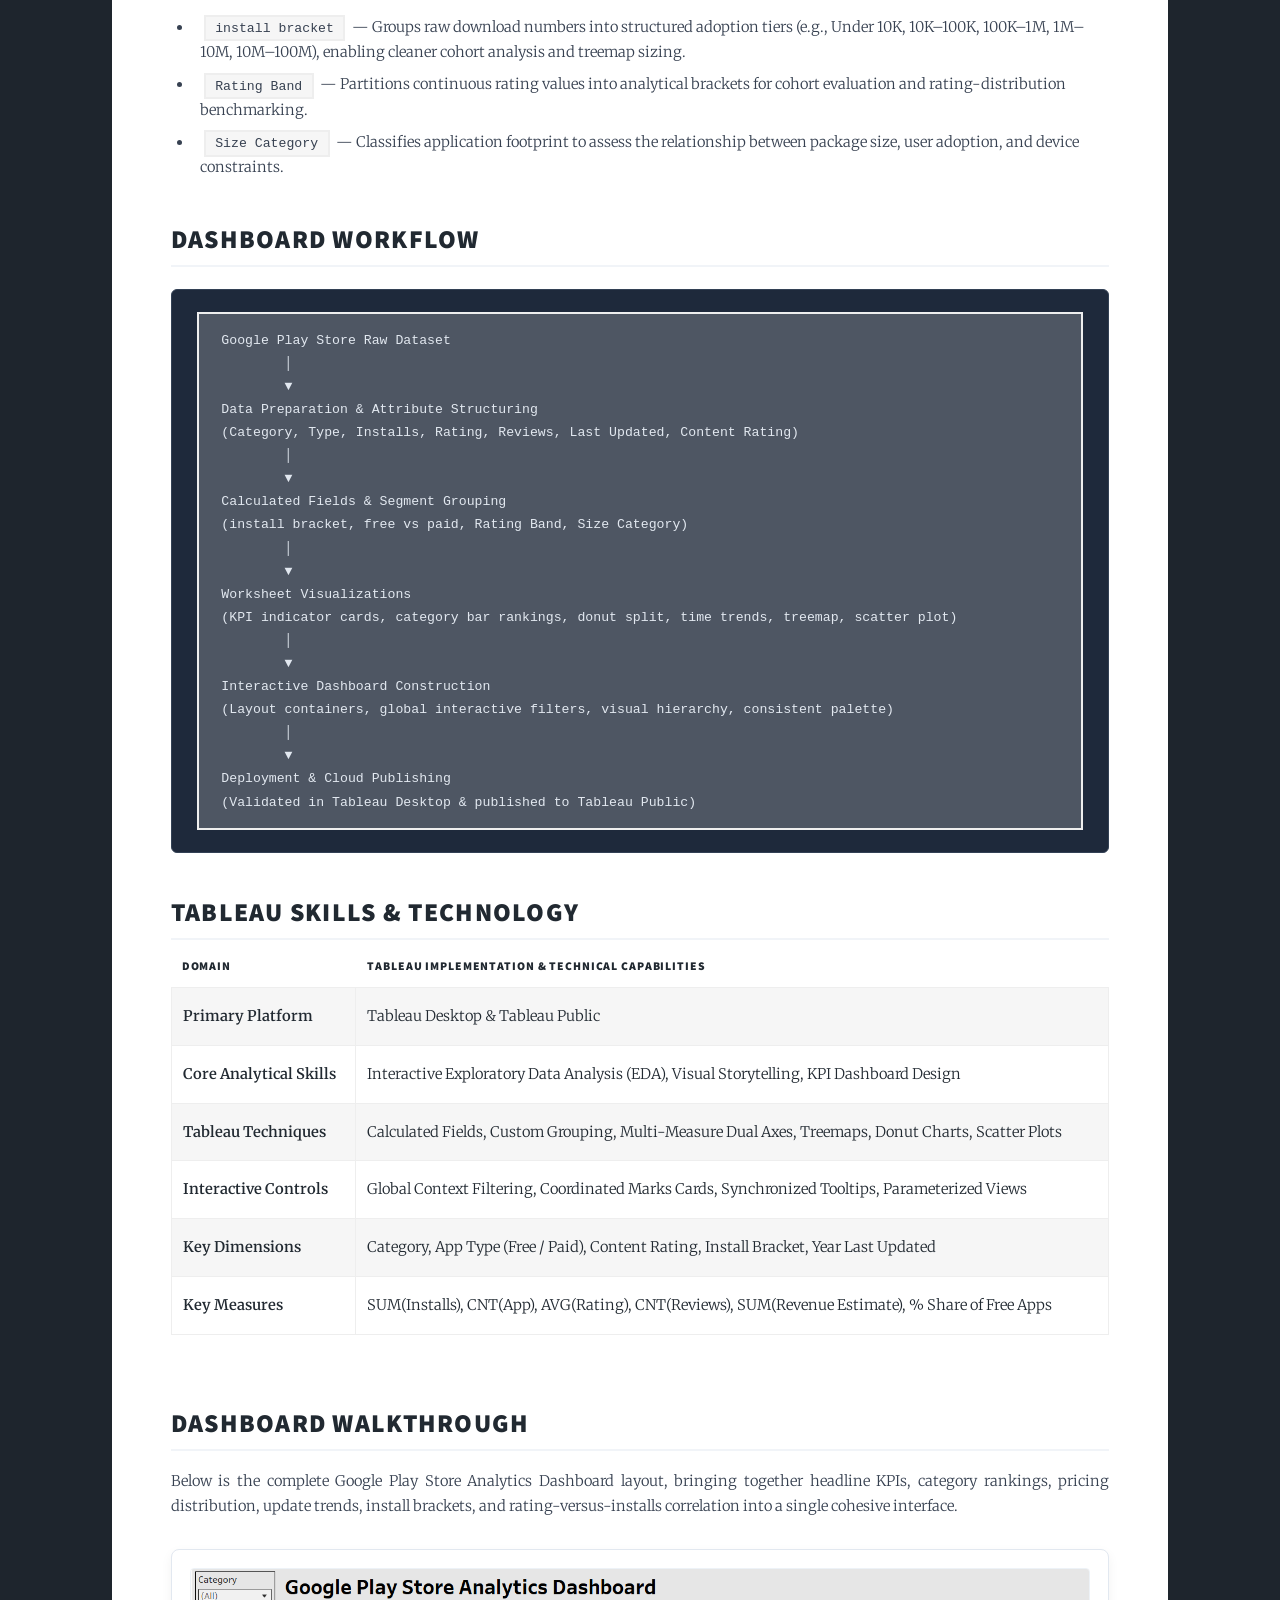
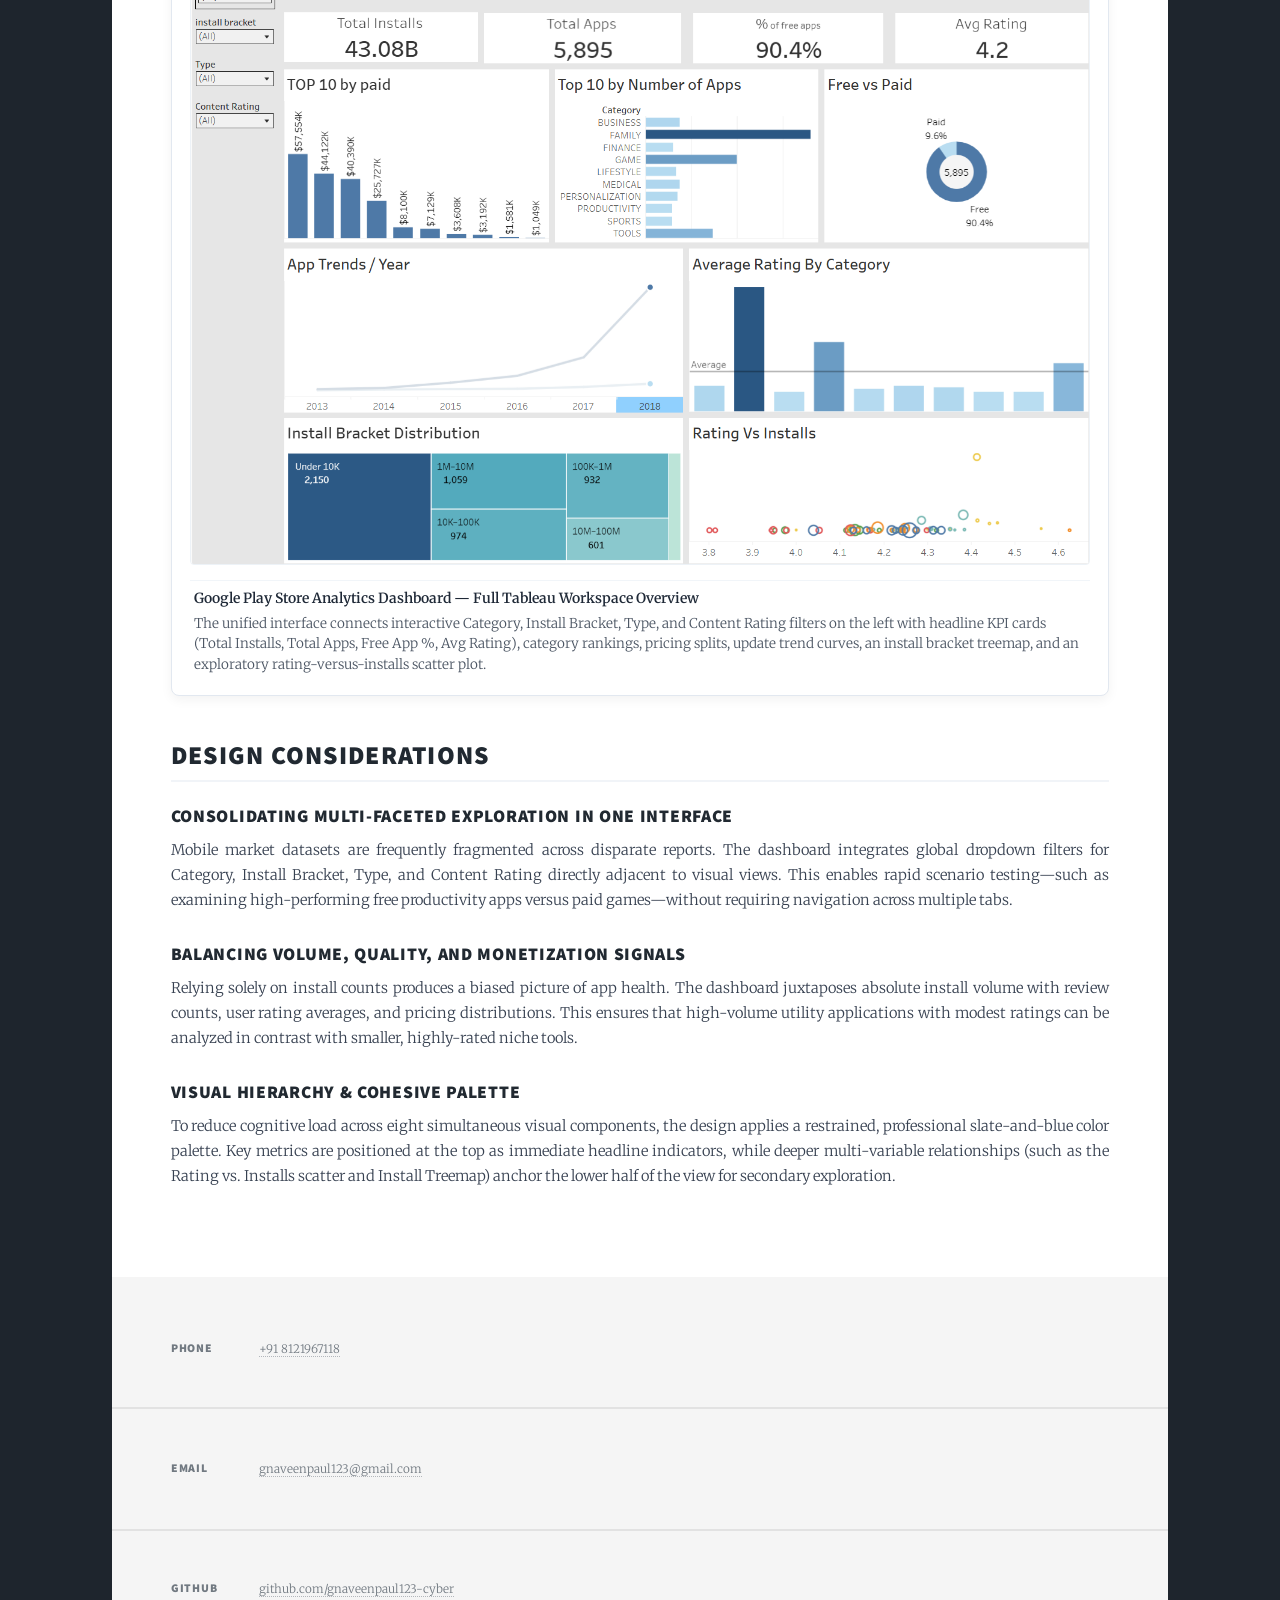
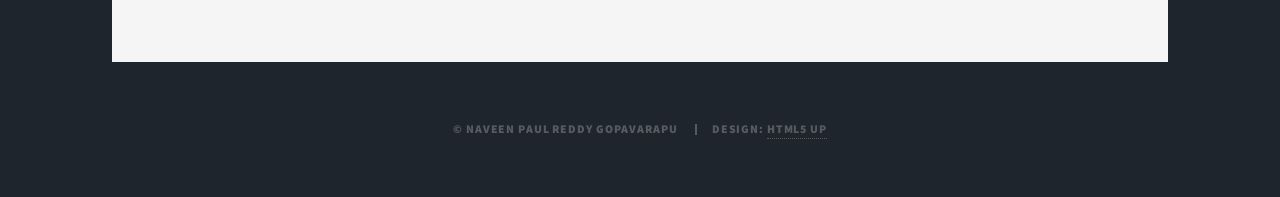
<file: case-studies/data-analytics/playstore-analytics.html>
<!DOCTYPE HTML>
<!--
	Massively by HTML5 UP
	html5up.net | @ajlkn
	Free for personal and commercial use under the CCA 3.0 license (html5up.net/license)
-->
<html>

<head>
	<title>Google Play Store Analytics Dashboard — Tableau Case Study | Naveen Paul Reddy</title>
	<meta charset="utf-8" />
	<meta name="viewport" content="width=device-width, initial-scale=1, user-scalable=no" />
	<link rel="stylesheet" href="../../assets/css/main.css" />
	<noscript>
		<link rel="stylesheet" href="../../assets/css/noscript.css" />
	</noscript>
</head>

<body class="is-preload">

	<!-- Wrapper -->
	<div id="wrapper">

		<!-- Header -->
		<header id="header">
			<a href="../../index.html" class="logo">PORTFOLIO</a>
		</header>

		<!-- Nav -->
		<nav id="nav">
			<ul class="links">
				<li><a href="../../index.html">HOME</a></li>
				<li class="active"><a href="../../data-analytics.html">DATA ANALYTICS</a></li>
				<li><a href="../../fintech-fraud.html">FINTECH &amp; FRAUD</a></li>
				<li><a href="../../index.html#about">ABOUT</a></li>
				<li><a href="../../index.html#resume">RESUME</a></li>
				<li><a href="#contact" class="scrolly">CONTACT</a></li>
			</ul>
			<ul class="icons">
				<li><a href="https://github.com/gnaveenpaul123-cyber" class="icon brands fa-github" target="_blank"
						rel="noopener noreferrer"><span class="label">GitHub</span></a></li>
			</ul>
		</nav>

		<!-- Main -->
		<div id="main">

			<article class="post case-study-container">

				<!-- Back to Data Analytics -->
				<div class="case-study-back-bar">
					<a href="../../data-analytics.html" class="case-study-back-link">&larr; Back to Data Analytics</a>
					<a href="../../data-analytics.html#bi" class="case-study-back-link">BI &amp; Tableau Track &rarr;</a>
				</div>

				<!-- Hero Section -->
				<header class="case-study-hero">
					<span class="case-study-eyebrow">TABLEAU &bull; DATA VISUALIZATION &bull; EXPLORATORY ANALYSIS</span>
					<h1>Google Play Store Analytics Dashboard</h1>
					<p class="case-study-lead">An interactive Tableau dashboard that brings together Google Play Store app data in one exploration workspace. It enables users to compare app categories, install levels, ratings, pricing type, content ratings, and app-update trends through interactive filters, headline KPI indicators, and coordinated visual views.</p>

					<ul class="case-study-tech-tags" aria-label="Technologies">
						<li class="skill-tag">Tableau</li>
						<li class="skill-tag">Tableau Public</li>
						<li class="skill-tag">Data Visualization</li>
						<li class="skill-tag">Exploratory Data Analysis</li>
						<li class="skill-tag">Dashboard Design</li>
						<li class="skill-tag">Calculated Fields</li>
					</ul>

					<div class="case-study-actions">
						<a href="#dashboard" class="button primary small">View Dashboard Preview</a>
					</div>
				</header>

				<!-- Section: Overview -->
				<section id="overview" class="case-study-section">
					<h2>Overview</h2>
					<p>The Google Play Store Analytics Dashboard is a comprehensive Tableau Public exploration workspace engineered to analyze the dynamics of the mobile application marketplace. By consolidating multidimensional app records into an interconnected dashboard layout, the project transforms dense tabular datasets into clear visual summaries. The dashboard provides stakeholders with immediate visibility into catalogue distributions, revenue drivers, market tiers, and release timelines across tens of thousands of application listings.</p>
				</section>

				<!-- Section: Problem & Objective -->
				<section id="problem" class="case-study-section">
					<h2>Problem &amp; Objective</h2>
					<p>App-store datasets contain many overlapping dimensions: category, installs, rating, pricing model, content rating, reviews, and last-updated date. Looking at rows of data alone makes it difficult to identify how the marketplace is distributed, isolate growth segments, or compare categories under specific operating conditions.</p>
					<p>The core objective was to design a unified Tableau dashboard that allows users to:</p>
					<ul>
						<li>Filter the entire app catalogue dynamically by category, install bracket, pricing type, and content rating.</li>
						<li>Monitor high-level summary KPIs for total installs, catalogue app count, free-versus-paid market mix, and average rating.</li>
						<li>Identify high-volume categories leading the catalogue by total app counts.</li>
						<li>Evaluate market monetization by exploring the distribution of free versus paid applications.</li>
						<li>Examine app lifecycle and release momentum through trends by year of last update.</li>
						<li>Compare category ratings, examine catalogue concentration across install brackets, and evaluate the relationship between user ratings and total installs.</li>
					</ul>
				</section>

				<!-- Section: What I Built in Tableau -->
				<section id="features" class="case-study-section">
					<h2>What I Built in Tableau</h2>
					<ul>
						<li><strong>Interactive Dashboard Filters:</strong> Global category, install bracket, pricing type (Free / Paid), and content rating dropdown filters that dynamically update all connected dashboard views.</li>
						<li><strong>Headline KPI Indicators:</strong> Clean executive indicator cards displaying total installs, total app volume, free app percentage share, and overall average rating across the active filter selection.</li>
						<li><strong>Category Volume Comparison:</strong> A horizontal bar chart displaying the Top 10 categories by total number of apps to highlight marketplace concentration.</li>
						<li><strong>Revenue &amp; Monetization Ranking:</strong> A vertical bar chart ranking Top 10 categories by estimated revenue to identify key financial drivers.</li>
						<li><strong>Pricing Model Distribution:</strong> A Free vs Paid donut chart visualizing the proportion and app-count split between free and paid software models.</li>
						<li><strong>Release Momentum &amp; Update Trends:</strong> A dual time-series line chart tracking app volume across years of last update, differentiated by app pricing type.</li>
						<li><strong>Category Rating Comparison:</strong> A structured bar chart comparing user rating distributions across app categories against marketplace baseline averages.</li>
						<li><strong>Install Bracket Treemap:</strong> A compact treemap displaying app-count distribution across segmented install tiers ranging from under 10K to 100M+ installs.</li>
						<li><strong>Rating vs. Installs Multi-Dimensional Analysis:</strong> A scatter plot correlating average ratings with total install volumes, using bubble size to represent review counts and color coding for install brackets and category details.</li>
					</ul>
				</section>

				<!-- Section: Tableau Implementation Details -->
				<section id="implementation" class="case-study-section">
					<h2>Tableau Implementation Details</h2>
					<p>The dashboard was architected using specialized Tableau worksheets organized into an interconnected reporting canvas. The table below outlines the worksheet configurations, visual shelf placements, and analytical roles:</p>

					<div class="table-wrapper">
						<table class="alt">
							<thead>
								<tr>
									<th>Worksheet / Component</th>
									<th>Tableau Setup &amp; Shelf Configuration</th>
									<th>Analytical Purpose</th>
								</tr>
							</thead>
							<tbody>
								<tr>
									<td><strong>Total Installs KPI</strong></td>
									<td><code>SUM(Installs)</code> formatted as a prominent text KPI card with Category, Type, Content Rating, and install-bracket context filters.</td>
									<td>Presents aggregate install volume reflecting the active filter context.</td>
								</tr>
								<tr>
									<td><strong>Rating vs Installs</strong></td>
									<td>Columns: <code>AVG(Rating)</code>; Rows: <code>SUM(Installs)</code>; Color: <code>install bracket</code>; Size: <code>CNT(Reviews)</code>; Detail: <code>Category</code>.</td>
									<td>Correlates rating quality with install volume, weighting markers by review scale and categorizing by bracket.</td>
								</tr>
								<tr>
									<td><strong>App Trends / Year</strong></td>
									<td>Columns: <code>YEAR(Last Updated)</code>; Color: <code>Type</code>; measure shelves tracking app volume over time.</td>
									<td>Illustrates how application release and maintenance cadence developed across update years for free vs paid apps.</td>
								</tr>
								<tr>
									<td><strong>Top 10 by Paid / Revenue</strong></td>
									<td>Rows / Columns: Category and <code>SUM(Revenue Estimate)</code>; data labels displaying formatted revenue estimates.</td>
									<td>Ranks top-performing categories by estimated monetized revenue to pinpoint lucrative segments.</td>
								</tr>
								<tr>
									<td><strong>Install Bracket Distribution</strong></td>
									<td>Treemap with <code>CNT(App)</code> on Size and Color; grouped and labeled by <code>install bracket</code>.</td>
									<td>Visualizes catalogue concentration across segmented install ranges (e.g., Under 10K, 10K&ndash;100K, 1M&ndash;10M, 100M+).</td>
								</tr>
								<tr>
									<td><strong>Category Rating Comparison</strong></td>
									<td>Category dimension paired with rating measure marks and reference line baseline.</td>
									<td>Compares user rating performance across categories against average benchmarks.</td>
								</tr>
							</tbody>
						</table>
					</div>

					<h3>Calculated Fields &amp; Helper Dimensions</h3>
					<p>To enable multi-tiered segmentation without distorting raw inputs, the workbook employs tailored Tableau calculated fields:</p>
					<ul>
						<li><code>free vs paid</code> &mdash; Segments application records into standardized pricing categories to power donut visualizations and split-series trends.</li>
						<li><code>install bracket</code> &mdash; Groups raw download numbers into structured adoption tiers (e.g., Under 10K, 10K&ndash;100K, 100K&ndash;1M, 1M&ndash;10M, 10M&ndash;100M), enabling cleaner cohort analysis and treemap sizing.</li>
						<li><code>Rating Band</code> &mdash; Partitions continuous rating values into analytical brackets for cohort evaluation and rating-distribution benchmarking.</li>
						<li><code>Size Category</code> &mdash; Classifies application footprint to assess the relationship between package size, user adoption, and device constraints.</li>
					</ul>
				</section>

				<!-- Section: Dashboard Workflow -->
				<section id="workflow" class="case-study-section">
					<h2>Dashboard Workflow</h2>
					<pre class="case-study-workflow-diagram"><code>Google Play Store Raw Dataset
        │
        ▼
Data Preparation &amp; Attribute Structuring
(Category, Type, Installs, Rating, Reviews, Last Updated, Content Rating)
        │
        ▼
Calculated Fields &amp; Segment Grouping
(install bracket, free vs paid, Rating Band, Size Category)
        │
        ▼
Worksheet Visualizations
(KPI indicator cards, category bar rankings, donut split, time trends, treemap, scatter plot)
        │
        ▼
Interactive Dashboard Construction
(Layout containers, global interactive filters, visual hierarchy, consistent palette)
        │
        ▼
Deployment &amp; Cloud Publishing
(Validated in Tableau Desktop &amp; published to Tableau Public)</code></pre>
				</section>

				<!-- Section: Tableau Skills & Technology -->
				<section id="technology" class="case-study-section">
					<h2>Tableau Skills &amp; Technology</h2>
					<div class="table-wrapper">
						<table class="alt">
							<thead>
								<tr>
									<th>Domain</th>
									<th>Tableau Implementation &amp; Technical Capabilities</th>
								</tr>
							</thead>
							<tbody>
								<tr>
									<td><strong>Primary Platform</strong></td>
									<td>Tableau Desktop &amp; Tableau Public</td>
								</tr>
								<tr>
									<td><strong>Core Analytical Skills</strong></td>
									<td>Interactive Exploratory Data Analysis (EDA), Visual Storytelling, KPI Dashboard Design</td>
								</tr>
								<tr>
									<td><strong>Tableau Techniques</strong></td>
									<td>Calculated Fields, Custom Grouping, Multi-Measure Dual Axes, Treemaps, Donut Charts, Scatter Plots</td>
								</tr>
								<tr>
									<td><strong>Interactive Controls</strong></td>
									<td>Global Context Filtering, Coordinated Marks Cards, Synchronized Tooltips, Parameterized Views</td>
								</tr>
								<tr>
									<td><strong>Key Dimensions</strong></td>
									<td>Category, App Type (Free / Paid), Content Rating, Install Bracket, Year Last Updated</td>
								</tr>
								<tr>
									<td><strong>Key Measures</strong></td>
									<td>SUM(Installs), CNT(App), AVG(Rating), CNT(Reviews), SUM(Revenue Estimate), % Share of Free Apps</td>
								</tr>
							</tbody>
						</table>
					</div>
				</section>

				<!-- Section: Final Dashboard Preview -->
				<section id="dashboard" class="case-study-section">
					<h2>Dashboard Walkthrough</h2>
					<p>Below is the complete Google Play Store Analytics Dashboard layout, bringing together headline KPIs, category rankings, pricing distribution, update trends, install brackets, and rating-versus-installs correlation into a single cohesive interface.</p>

					<figure class="case-study-shot">
						<img src="../../images/Tableu_Playstore_dataset/Screenshot 2026-09-18 153948.png"
							alt="Google Play Store Analytics Tableau dashboard layout displaying KPI cards, Top 10 paid categories, Top 10 by app count, Free vs Paid donut chart, annual app update trends, category ratings, install bracket treemap, and rating versus installs scatter plot" />
						<figcaption>
							<strong>Google Play Store Analytics Dashboard &mdash; Full Tableau Workspace Overview</strong>
							The unified interface connects interactive Category, Install Bracket, Type, and Content Rating filters on the left with headline KPI cards (Total Installs, Total Apps, Free App %, Avg Rating), category rankings, pricing splits, update trend curves, an install bracket treemap, and an exploratory rating-versus-installs scatter plot.
						</figcaption>
					</figure>
				</section>

				<!-- Section: Design Considerations -->
				<section id="considerations" class="case-study-section">
					<h2>Design Considerations</h2>

					<h3>Consolidating Multi-Faceted Exploration in One Interface</h3>
					<p>Mobile market datasets are frequently fragmented across disparate reports. The dashboard integrates global dropdown filters for Category, Install Bracket, Type, and Content Rating directly adjacent to visual views. This enables rapid scenario testing&mdash;such as examining high-performing free productivity apps versus paid games&mdash;without requiring navigation across multiple tabs.</p>

					<h3>Balancing Volume, Quality, and Monetization Signals</h3>
					<p>Relying solely on install counts produces a biased picture of app health. The dashboard juxtaposes absolute install volume with review counts, user rating averages, and pricing distributions. This ensures that high-volume utility applications with modest ratings can be analyzed in contrast with smaller, highly-rated niche tools.</p>

					<h3>Visual Hierarchy &amp; Cohesive Palette</h3>
					<p>To reduce cognitive load across eight simultaneous visual components, the design applies a restrained, professional slate-and-blue color palette. Key metrics are positioned at the top as immediate headline indicators, while deeper multi-variable relationships (such as the Rating vs. Installs scatter and Install Treemap) anchor the lower half of the view for secondary exploration.</p>
				</section>

			</article>

		</div>

		<!-- Footer -->
		<footer id="footer">
			<section class="split contact" id="contact">
				<section>
					<h3>Phone</h3>
					<p><a href="tel:+918121967118">+91 8121967118</a></p>
				</section>
				<section>
					<h3>Email</h3>
					<p><a href="mailto:gnaveenpaul123@gmail.com">gnaveenpaul123@gmail.com</a></p>
				</section>
				<section>
					<h3>GitHub</h3>
					<p><a href="https://github.com/gnaveenpaul123-cyber" target="_blank"
							rel="noopener noreferrer">github.com/gnaveenpaul123-cyber</a></p>
				</section>
			</section>
		</footer>

		<!-- Copyright -->
		<div id="copyright">
			<ul>
				<li>&copy; Naveen Paul Reddy Gopavarapu</li>
				<li>Design: <a href="https://html5up.net">HTML5 UP</a></li>
			</ul>
		</div>

	</div>

	<!-- Scripts -->
	<script src="../../assets/js/jquery.min.js"></script>
	<script src="../../assets/js/jquery.scrollex.min.js"></script>
	<script src="../../assets/js/jquery.scrolly.min.js"></script>
	<script src="../../assets/js/browser.min.js"></script>
	<script src="../../assets/js/breakpoints.min.js"></script>
	<script src="../../assets/js/util.js"></script>
	<script src="../../assets/js/main.js"></script>

</body>

</html>
</file>
<file: assets/css/main.css>
@import url(fontawesome-all.min.css);
@import url("https://fonts.googleapis.com/css?family=Merriweather:300,700,300italic,700italic|Source+Sans+Pro:900");

/*
	Massively by HTML5 UP
	html5up.net | @ajlkn
	Free for personal and commercial use under the CCA 3.0 license (html5up.net/license)
*/

html, body, div, span, applet, object,
iframe, h1, h2, h3, h4, h5, h6, p, blockquote,
pre, a, abbr, acronym, address, big, cite,
code, del, dfn, em, img, ins, kbd, q, s, samp,
small, strike, strong, sub, sup, tt, var, b,
u, i, center, dl, dt, dd, ol, ul, li, fieldset,
form, label, legend, table, caption, tbody,
tfoot, thead, tr, th, td, article, aside,
canvas, details, embed, figure, figcaption,
footer, header, hgroup, menu, nav, output, ruby,
section, summary, time, mark, audio, video {
	margin: 0;
	padding: 0;
	border: 0;
	font-size: 100%;
	font: inherit;
	vertical-align: baseline;}

article, aside, details, figcaption, figure,
footer, header, hgroup, menu, nav, section {
	display: block;}

body {
	line-height: 1;
}

ol, ul {
	list-style: none;
}

blockquote, q {
	quotes: none;
}

	blockquote:before, blockquote:after, q:before, q:after {
		content: '';
		content: none;
	}

table {
	border-collapse: collapse;
	border-spacing: 0;
}

body {
	-webkit-text-size-adjust: none;
}

mark {
	background-color: transparent;
	color: inherit;
}

input::-moz-focus-inner {
	border: 0;
	padding: 0;
}

input, select, textarea {
	-moz-appearance: none;
	-webkit-appearance: none;
	-ms-appearance: none;
	appearance: none;
}

/* Basic */

	@-ms-viewport {
		width: device-width;
	}

	body {
		-ms-overflow-style: scrollbar;
	}

	@media screen and (max-width: 480px) {

		html, body {
			min-width: 320px;
		}

	}

	html {
		box-sizing: border-box;
	}

	*, *:before, *:after {
		box-sizing: inherit;
	}

	body {
		background-color: #1e252d;
	}

		body.is-preload *, body.is-preload *:before, body.is-preload *:after {
			-moz-animation: none !important;
			-webkit-animation: none !important;
			-ms-animation: none !important;
			animation: none !important;
			-moz-transition: none !important;
			-webkit-transition: none !important;
			-ms-transition: none !important;
			transition: none !important;
		}

/* Type */

	html {
		font-size: 16pt;
	}

		@media screen and (max-width: 1680px) {

			html {
				font-size: 12pt;
			}

		}

		@media screen and (max-width: 1280px) {

			html {
				font-size: 11pt;
			}

		}

		@media screen and (max-width: 360px) {

			html {
				font-size: 10pt;
			}

		}

	body {
		color: #212931;
	}

	body, input, select, textarea {
		font-family: "Merriweather", Georgia, serif;
		font-weight: 300;
		font-size: 1rem;
		line-height: 2.375;
	}

	a {
		-moz-transition: color 0.2s ease-in-out, background-color 0.2s ease-in-out, border-color 0.2s ease-in-out, box-shadow 0.2s ease-in-out;
		-webkit-transition: color 0.2s ease-in-out, background-color 0.2s ease-in-out, border-color 0.2s ease-in-out, box-shadow 0.2s ease-in-out;
		-ms-transition: color 0.2s ease-in-out, background-color 0.2s ease-in-out, border-color 0.2s ease-in-out, box-shadow 0.2s ease-in-out;
		transition: color 0.2s ease-in-out, background-color 0.2s ease-in-out, border-color 0.2s ease-in-out, box-shadow 0.2s ease-in-out;
		border-bottom: dotted 1px;
		text-decoration: none;
	}

		a:hover {
			border-bottom-color: transparent;
		}

	strong, b {
		font-weight: 600;
	}

	em, i {
		font-style: italic;
	}

	p {
		text-align: justify;
		margin: 0 0 2rem 0;
	}

	h1, h2, h3, h4, h5, h6 {
		font-family: "Source Sans Pro", Helvetica, sans-serif;
		font-weight: 900;
		line-height: 1.5;
		letter-spacing: 0.075em;
		text-transform: uppercase;
		margin: 0 0 1rem 0;
	}

		h1 a, h2 a, h3 a, h4 a, h5 a, h6 a {
			border-bottom: 0;
			color: inherit;
			text-decoration: none;
		}

	h1 {
		font-size: 4rem;
		line-height: 1.1;
		margin: 0 0 2rem 0;
	}

	h2 {
		font-size: 1.75rem;
		line-height: 1.3;
		margin: 0 0 1.5rem 0;
	}

	h3 {
		font-size: 1.25rem;
		margin: 0 0 1.5rem 0;
	}

	h4 {
		font-size: 1rem;
	}

	h5 {
		font-size: 0.9rem;
	}

	h6 {
		font-size: 0.8rem;
	}

	sub {
		font-size: 0.8rem;
		position: relative;
		top: 0.5rem;
	}

	sup {
		font-size: 0.8rem;
		position: relative;
		top: -0.5rem;
	}

	blockquote {
		border-left: solid 4px;
		font-style: italic;
		margin: 0 0 2rem 0;
		padding: 0.5rem 0 0.5rem 2rem;
	}

	code {
		border: solid 2px;
		font-family: "Courier New", monospace;
		font-size: 0.9rem;
		margin: 0 0.25rem;
		padding: 0.25rem 0.65rem;
	}

	pre {
		-webkit-overflow-scrolling: touch;
		font-family: "Courier New", monospace;
		font-size: 0.9rem;
		margin: 0 0 2rem 0;
	}

		pre code {
			display: block;
			line-height: 1.75;
			padding: 1rem 1.5rem;
			overflow-x: auto;
		}

	hr {
		border: 0;
		border-bottom: solid 2px;
		margin: 3rem 0;
	}

		hr.major {
			margin: 5rem 0;
		}

	.align-left {
		text-align: left;
	}

	.align-center {
		text-align: center;
	}

	.align-right {
		text-align: right;
	}

	input, select, textarea {
		color: #212931;
	}

	a {
		color: #212931;
		border-bottom-color: rgba(33, 41, 49, 0.5);
	}

		a:hover {
			border-bottom-color: transparent;
			color: #18bfef !important;
		}

	strong, b {
		color: #212931;
	}

	h1, h2, h3, h4, h5, h6 {
		color: #212931;
	}

	blockquote {
		border-left-color: #eeeeee;
	}

	code {
		background: rgba(220, 220, 220, 0.25);
		border-color: #eeeeee;
	}

	hr {
		border-bottom-color: #eeeeee;
	}

/* Row */

	.row {
		display: flex;
		flex-wrap: wrap;
		box-sizing: border-box;
		align-items: stretch;
	}

		.row > * {
			box-sizing: border-box;
		}

		.row.gtr-uniform > * > :last-child {
			margin-bottom: 0;
		}

		.row.aln-left {
			justify-content: flex-start;
		}

		.row.aln-center {
			justify-content: center;
		}

		.row.aln-right {
			justify-content: flex-end;
		}

		.row.aln-top {
			align-items: flex-start;
		}

		.row.aln-middle {
			align-items: center;
		}

		.row.aln-bottom {
			align-items: flex-end;
		}

		.row > .imp {
			order: -1;
		}

		.row > .col-1 {
			width: 8.33333%;
		}

		.row > .off-1 {
			margin-left: 8.33333%;
		}

		.row > .col-2 {
			width: 16.66667%;
		}

		.row > .off-2 {
			margin-left: 16.66667%;
		}

		.row > .col-3 {
			width: 25%;
		}

		.row > .off-3 {
			margin-left: 25%;
		}

		.row > .col-4 {
			width: 33.33333%;
		}

		.row > .off-4 {
			margin-left: 33.33333%;
		}

		.row > .col-5 {
			width: 41.66667%;
		}

		.row > .off-5 {
			margin-left: 41.66667%;
		}

		.row > .col-6 {
			width: 50%;
		}

		.row > .off-6 {
			margin-left: 50%;
		}

		.row > .col-7 {
			width: 58.33333%;
		}

		.row > .off-7 {
			margin-left: 58.33333%;
		}

		.row > .col-8 {
			width: 66.66667%;
		}

		.row > .off-8 {
			margin-left: 66.66667%;
		}

		.row > .col-9 {
			width: 75%;
		}

		.row > .off-9 {
			margin-left: 75%;
		}

		.row > .col-10 {
			width: 83.33333%;
		}

		.row > .off-10 {
			margin-left: 83.33333%;
		}

		.row > .col-11 {
			width: 91.66667%;
		}

		.row > .off-11 {
			margin-left: 91.66667%;
		}

		.row > .col-12 {
			width: 100%;
		}

		.row > .off-12 {
			margin-left: 100%;
		}

		.row.gtr-0 {
			margin-top: 0;
			margin-left: 0rem;
		}

			.row.gtr-0 > * {
				padding: 0 0 0 0rem;
			}

			.row.gtr-0.gtr-uniform {
				margin-top: 0rem;
			}

				.row.gtr-0.gtr-uniform > * {
					padding-top: 0rem;
				}

		.row.gtr-25 {
			margin-top: 0;
			margin-left: -0.375rem;
		}

			.row.gtr-25 > * {
				padding: 0 0 0 0.375rem;
			}

			.row.gtr-25.gtr-uniform {
				margin-top: -0.375rem;
			}

				.row.gtr-25.gtr-uniform > * {
					padding-top: 0.375rem;
				}

		.row.gtr-50 {
			margin-top: 0;
			margin-left: -0.75rem;
		}

			.row.gtr-50 > * {
				padding: 0 0 0 0.75rem;
			}

			.row.gtr-50.gtr-uniform {
				margin-top: -0.75rem;
			}

				.row.gtr-50.gtr-uniform > * {
					padding-top: 0.75rem;
				}

		.row {
			margin-top: 0;
			margin-left: -1.5rem;
		}

			.row > * {
				padding: 0 0 0 1.5rem;
			}

			.row.gtr-uniform {
				margin-top: -1.5rem;
			}

				.row.gtr-uniform > * {
					padding-top: 1.5rem;
				}

		.row.gtr-150 {
			margin-top: 0;
			margin-left: -2.25rem;
		}

			.row.gtr-150 > * {
				padding: 0 0 0 2.25rem;
			}

			.row.gtr-150.gtr-uniform {
				margin-top: -2.25rem;
			}

				.row.gtr-150.gtr-uniform > * {
					padding-top: 2.25rem;
				}

		.row.gtr-200 {
			margin-top: 0;
			margin-left: -3rem;
		}

			.row.gtr-200 > * {
				padding: 0 0 0 3rem;
			}

			.row.gtr-200.gtr-uniform {
				margin-top: -3rem;
			}

				.row.gtr-200.gtr-uniform > * {
					padding-top: 3rem;
				}

		@media screen and (max-width: 1680px) {

			.row {
				display: flex;
				flex-wrap: wrap;
				box-sizing: border-box;
				align-items: stretch;
			}

				.row > * {
					box-sizing: border-box;
				}

				.row.gtr-uniform > * > :last-child {
					margin-bottom: 0;
				}

				.row.aln-left {
					justify-content: flex-start;
				}

				.row.aln-center {
					justify-content: center;
				}

				.row.aln-right {
					justify-content: flex-end;
				}

				.row.aln-top {
					align-items: flex-start;
				}

				.row.aln-middle {
					align-items: center;
				}

				.row.aln-bottom {
					align-items: flex-end;
				}

				.row > .imp-xlarge {
					order: -1;
				}

				.row > .col-1-xlarge {
					width: 8.33333%;
				}

				.row > .off-1-xlarge {
					margin-left: 8.33333%;
				}

				.row > .col-2-xlarge {
					width: 16.66667%;
				}

				.row > .off-2-xlarge {
					margin-left: 16.66667%;
				}

				.row > .col-3-xlarge {
					width: 25%;
				}

				.row > .off-3-xlarge {
					margin-left: 25%;
				}

				.row > .col-4-xlarge {
					width: 33.33333%;
				}

				.row > .off-4-xlarge {
					margin-left: 33.33333%;
				}

				.row > .col-5-xlarge {
					width: 41.66667%;
				}

				.row > .off-5-xlarge {
					margin-left: 41.66667%;
				}

				.row > .col-6-xlarge {
					width: 50%;
				}

				.row > .off-6-xlarge {
					margin-left: 50%;
				}

				.row > .col-7-xlarge {
					width: 58.33333%;
				}

				.row > .off-7-xlarge {
					margin-left: 58.33333%;
				}

				.row > .col-8-xlarge {
					width: 66.66667%;
				}

				.row > .off-8-xlarge {
					margin-left: 66.66667%;
				}

				.row > .col-9-xlarge {
					width: 75%;
				}

				.row > .off-9-xlarge {
					margin-left: 75%;
				}

				.row > .col-10-xlarge {
					width: 83.33333%;
				}

				.row > .off-10-xlarge {
					margin-left: 83.33333%;
				}

				.row > .col-11-xlarge {
					width: 91.66667%;
				}

				.row > .off-11-xlarge {
					margin-left: 91.66667%;
				}

				.row > .col-12-xlarge {
					width: 100%;
				}

				.row > .off-12-xlarge {
					margin-left: 100%;
				}

				.row.gtr-0 {
					margin-top: 0;
					margin-left: 0rem;
				}

					.row.gtr-0 > * {
						padding: 0 0 0 0rem;
					}

					.row.gtr-0.gtr-uniform {
						margin-top: 0rem;
					}

						.row.gtr-0.gtr-uniform > * {
							padding-top: 0rem;
						}

				.row.gtr-25 {
					margin-top: 0;
					margin-left: -0.375rem;
				}

					.row.gtr-25 > * {
						padding: 0 0 0 0.375rem;
					}

					.row.gtr-25.gtr-uniform {
						margin-top: -0.375rem;
					}

						.row.gtr-25.gtr-uniform > * {
							padding-top: 0.375rem;
						}

				.row.gtr-50 {
					margin-top: 0;
					margin-left: -0.75rem;
				}

					.row.gtr-50 > * {
						padding: 0 0 0 0.75rem;
					}

					.row.gtr-50.gtr-uniform {
						margin-top: -0.75rem;
					}

						.row.gtr-50.gtr-uniform > * {
							padding-top: 0.75rem;
						}

				.row {
					margin-top: 0;
					margin-left: -1.5rem;
				}

					.row > * {
						padding: 0 0 0 1.5rem;
					}

					.row.gtr-uniform {
						margin-top: -1.5rem;
					}

						.row.gtr-uniform > * {
							padding-top: 1.5rem;
						}

				.row.gtr-150 {
					margin-top: 0;
					margin-left: -2.25rem;
				}

					.row.gtr-150 > * {
						padding: 0 0 0 2.25rem;
					}

					.row.gtr-150.gtr-uniform {
						margin-top: -2.25rem;
					}

						.row.gtr-150.gtr-uniform > * {
							padding-top: 2.25rem;
						}

				.row.gtr-200 {
					margin-top: 0;
					margin-left: -3rem;
				}

					.row.gtr-200 > * {
						padding: 0 0 0 3rem;
					}

					.row.gtr-200.gtr-uniform {
						margin-top: -3rem;
					}

						.row.gtr-200.gtr-uniform > * {
							padding-top: 3rem;
						}

		}

		@media screen and (max-width: 1280px) {

			.row {
				display: flex;
				flex-wrap: wrap;
				box-sizing: border-box;
				align-items: stretch;
			}

				.row > * {
					box-sizing: border-box;
				}

				.row.gtr-uniform > * > :last-child {
					margin-bottom: 0;
				}

				.row.aln-left {
					justify-content: flex-start;
				}

				.row.aln-center {
					justify-content: center;
				}

				.row.aln-right {
					justify-content: flex-end;
				}

				.row.aln-top {
					align-items: flex-start;
				}

				.row.aln-middle {
					align-items: center;
				}

				.row.aln-bottom {
					align-items: flex-end;
				}

				.row > .imp-large {
					order: -1;
				}

				.row > .col-1-large {
					width: 8.33333%;
				}

				.row > .off-1-large {
					margin-left: 8.33333%;
				}

				.row > .col-2-large {
					width: 16.66667%;
				}

				.row > .off-2-large {
					margin-left: 16.66667%;
				}

				.row > .col-3-large {
					width: 25%;
				}

				.row > .off-3-large {
					margin-left: 25%;
				}

				.row > .col-4-large {
					width: 33.33333%;
				}

				.row > .off-4-large {
					margin-left: 33.33333%;
				}

				.row > .col-5-large {
					width: 41.66667%;
				}

				.row > .off-5-large {
					margin-left: 41.66667%;
				}

				.row > .col-6-large {
					width: 50%;
				}

				.row > .off-6-large {
					margin-left: 50%;
				}

				.row > .col-7-large {
					width: 58.33333%;
				}

				.row > .off-7-large {
					margin-left: 58.33333%;
				}

				.row > .col-8-large {
					width: 66.66667%;
				}

				.row > .off-8-large {
					margin-left: 66.66667%;
				}

				.row > .col-9-large {
					width: 75%;
				}

				.row > .off-9-large {
					margin-left: 75%;
				}

				.row > .col-10-large {
					width: 83.33333%;
				}

				.row > .off-10-large {
					margin-left: 83.33333%;
				}

				.row > .col-11-large {
					width: 91.66667%;
				}

				.row > .off-11-large {
					margin-left: 91.66667%;
				}

				.row > .col-12-large {
					width: 100%;
				}

				.row > .off-12-large {
					margin-left: 100%;
				}

				.row.gtr-0 {
					margin-top: 0;
					margin-left: 0rem;
				}

					.row.gtr-0 > * {
						padding: 0 0 0 0rem;
					}

					.row.gtr-0.gtr-uniform {
						margin-top: 0rem;
					}

						.row.gtr-0.gtr-uniform > * {
							padding-top: 0rem;
						}

				.row.gtr-25 {
					margin-top: 0;
					margin-left: -0.375rem;
				}

					.row.gtr-25 > * {
						padding: 0 0 0 0.375rem;
					}

					.row.gtr-25.gtr-uniform {
						margin-top: -0.375rem;
					}

						.row.gtr-25.gtr-uniform > * {
							padding-top: 0.375rem;
						}

				.row.gtr-50 {
					margin-top: 0;
					margin-left: -0.75rem;
				}

					.row.gtr-50 > * {
						padding: 0 0 0 0.75rem;
					}

					.row.gtr-50.gtr-uniform {
						margin-top: -0.75rem;
					}

						.row.gtr-50.gtr-uniform > * {
							padding-top: 0.75rem;
						}

				.row {
					margin-top: 0;
					margin-left: -1.5rem;
				}

					.row > * {
						padding: 0 0 0 1.5rem;
					}

					.row.gtr-uniform {
						margin-top: -1.5rem;
					}

						.row.gtr-uniform > * {
							padding-top: 1.5rem;
						}

				.row.gtr-150 {
					margin-top: 0;
					margin-left: -2.25rem;
				}

					.row.gtr-150 > * {
						padding: 0 0 0 2.25rem;
					}

					.row.gtr-150.gtr-uniform {
						margin-top: -2.25rem;
					}

						.row.gtr-150.gtr-uniform > * {
							padding-top: 2.25rem;
						}

				.row.gtr-200 {
					margin-top: 0;
					margin-left: -3rem;
				}

					.row.gtr-200 > * {
						padding: 0 0 0 3rem;
					}

					.row.gtr-200.gtr-uniform {
						margin-top: -3rem;
					}

						.row.gtr-200.gtr-uniform > * {
							padding-top: 3rem;
						}

		}

		@media screen and (max-width: 980px) {

			.row {
				display: flex;
				flex-wrap: wrap;
				box-sizing: border-box;
				align-items: stretch;
			}

				.row > * {
					box-sizing: border-box;
				}

				.row.gtr-uniform > * > :last-child {
					margin-bottom: 0;
				}

				.row.aln-left {
					justify-content: flex-start;
				}

				.row.aln-center {
					justify-content: center;
				}

				.row.aln-right {
					justify-content: flex-end;
				}

				.row.aln-top {
					align-items: flex-start;
				}

				.row.aln-middle {
					align-items: center;
				}

				.row.aln-bottom {
					align-items: flex-end;
				}

				.row > .imp-medium {
					order: -1;
				}

				.row > .col-1-medium {
					width: 8.33333%;
				}

				.row > .off-1-medium {
					margin-left: 8.33333%;
				}

				.row > .col-2-medium {
					width: 16.66667%;
				}

				.row > .off-2-medium {
					margin-left: 16.66667%;
				}

				.row > .col-3-medium {
					width: 25%;
				}

				.row > .off-3-medium {
					margin-left: 25%;
				}

				.row > .col-4-medium {
					width: 33.33333%;
				}

				.row > .off-4-medium {
					margin-left: 33.33333%;
				}

				.row > .col-5-medium {
					width: 41.66667%;
				}

				.row > .off-5-medium {
					margin-left: 41.66667%;
				}

				.row > .col-6-medium {
					width: 50%;
				}

				.row > .off-6-medium {
					margin-left: 50%;
				}

				.row > .col-7-medium {
					width: 58.33333%;
				}

				.row > .off-7-medium {
					margin-left: 58.33333%;
				}

				.row > .col-8-medium {
					width: 66.66667%;
				}

				.row > .off-8-medium {
					margin-left: 66.66667%;
				}

				.row > .col-9-medium {
					width: 75%;
				}

				.row > .off-9-medium {
					margin-left: 75%;
				}

				.row > .col-10-medium {
					width: 83.33333%;
				}

				.row > .off-10-medium {
					margin-left: 83.33333%;
				}

				.row > .col-11-medium {
					width: 91.66667%;
				}

				.row > .off-11-medium {
					margin-left: 91.66667%;
				}

				.row > .col-12-medium {
					width: 100%;
				}

				.row > .off-12-medium {
					margin-left: 100%;
				}

				.row.gtr-0 {
					margin-top: 0;
					margin-left: 0rem;
				}

					.row.gtr-0 > * {
						padding: 0 0 0 0rem;
					}

					.row.gtr-0.gtr-uniform {
						margin-top: 0rem;
					}

						.row.gtr-0.gtr-uniform > * {
							padding-top: 0rem;
						}

				.row.gtr-25 {
					margin-top: 0;
					margin-left: -0.375rem;
				}

					.row.gtr-25 > * {
						padding: 0 0 0 0.375rem;
					}

					.row.gtr-25.gtr-uniform {
						margin-top: -0.375rem;
					}

						.row.gtr-25.gtr-uniform > * {
							padding-top: 0.375rem;
						}

				.row.gtr-50 {
					margin-top: 0;
					margin-left: -0.75rem;
				}

					.row.gtr-50 > * {
						padding: 0 0 0 0.75rem;
					}

					.row.gtr-50.gtr-uniform {
						margin-top: -0.75rem;
					}

						.row.gtr-50.gtr-uniform > * {
							padding-top: 0.75rem;
						}

				.row {
					margin-top: 0;
					margin-left: -1.5rem;
				}

					.row > * {
						padding: 0 0 0 1.5rem;
					}

					.row.gtr-uniform {
						margin-top: -1.5rem;
					}

						.row.gtr-uniform > * {
							padding-top: 1.5rem;
						}

				.row.gtr-150 {
					margin-top: 0;
					margin-left: -2.25rem;
				}

					.row.gtr-150 > * {
						padding: 0 0 0 2.25rem;
					}

					.row.gtr-150.gtr-uniform {
						margin-top: -2.25rem;
					}

						.row.gtr-150.gtr-uniform > * {
							padding-top: 2.25rem;
						}

				.row.gtr-200 {
					margin-top: 0;
					margin-left: -3rem;
				}

					.row.gtr-200 > * {
						padding: 0 0 0 3rem;
					}

					.row.gtr-200.gtr-uniform {
						margin-top: -3rem;
					}

						.row.gtr-200.gtr-uniform > * {
							padding-top: 3rem;
						}

		}

		@media screen and (max-width: 736px) {

			.row {
				display: flex;
				flex-wrap: wrap;
				box-sizing: border-box;
				align-items: stretch;
			}

				.row > * {
					box-sizing: border-box;
				}

				.row.gtr-uniform > * > :last-child {
					margin-bottom: 0;
				}

				.row.aln-left {
					justify-content: flex-start;
				}

				.row.aln-center {
					justify-content: center;
				}

				.row.aln-right {
					justify-content: flex-end;
				}

				.row.aln-top {
					align-items: flex-start;
				}

				.row.aln-middle {
					align-items: center;
				}

				.row.aln-bottom {
					align-items: flex-end;
				}

				.row > .imp-small {
					order: -1;
				}

				.row > .col-1-small {
					width: 8.33333%;
				}

				.row > .off-1-small {
					margin-left: 8.33333%;
				}

				.row > .col-2-small {
					width: 16.66667%;
				}

				.row > .off-2-small {
					margin-left: 16.66667%;
				}

				.row > .col-3-small {
					width: 25%;
				}

				.row > .off-3-small {
					margin-left: 25%;
				}

				.row > .col-4-small {
					width: 33.33333%;
				}

				.row > .off-4-small {
					margin-left: 33.33333%;
				}

				.row > .col-5-small {
					width: 41.66667%;
				}

				.row > .off-5-small {
					margin-left: 41.66667%;
				}

				.row > .col-6-small {
					width: 50%;
				}

				.row > .off-6-small {
					margin-left: 50%;
				}

				.row > .col-7-small {
					width: 58.33333%;
				}

				.row > .off-7-small {
					margin-left: 58.33333%;
				}

				.row > .col-8-small {
					width: 66.66667%;
				}

				.row > .off-8-small {
					margin-left: 66.66667%;
				}

				.row > .col-9-small {
					width: 75%;
				}

				.row > .off-9-small {
					margin-left: 75%;
				}

				.row > .col-10-small {
					width: 83.33333%;
				}

				.row > .off-10-small {
					margin-left: 83.33333%;
				}

				.row > .col-11-small {
					width: 91.66667%;
				}

				.row > .off-11-small {
					margin-left: 91.66667%;
				}

				.row > .col-12-small {
					width: 100%;
				}

				.row > .off-12-small {
					margin-left: 100%;
				}

				.row.gtr-0 {
					margin-top: 0;
					margin-left: 0rem;
				}

					.row.gtr-0 > * {
						padding: 0 0 0 0rem;
					}

					.row.gtr-0.gtr-uniform {
						margin-top: 0rem;
					}

						.row.gtr-0.gtr-uniform > * {
							padding-top: 0rem;
						}

				.row.gtr-25 {
					margin-top: 0;
					margin-left: -0.375rem;
				}

					.row.gtr-25 > * {
						padding: 0 0 0 0.375rem;
					}

					.row.gtr-25.gtr-uniform {
						margin-top: -0.375rem;
					}

						.row.gtr-25.gtr-uniform > * {
							padding-top: 0.375rem;
						}

				.row.gtr-50 {
					margin-top: 0;
					margin-left: -0.75rem;
				}

					.row.gtr-50 > * {
						padding: 0 0 0 0.75rem;
					}

					.row.gtr-50.gtr-uniform {
						margin-top: -0.75rem;
					}

						.row.gtr-50.gtr-uniform > * {
							padding-top: 0.75rem;
						}

				.row {
					margin-top: 0;
					margin-left: -1.5rem;
				}

					.row > * {
						padding: 0 0 0 1.5rem;
					}

					.row.gtr-uniform {
						margin-top: -1.5rem;
					}

						.row.gtr-uniform > * {
							padding-top: 1.5rem;
						}

				.row.gtr-150 {
					margin-top: 0;
					margin-left: -2.25rem;
				}

					.row.gtr-150 > * {
						padding: 0 0 0 2.25rem;
					}

					.row.gtr-150.gtr-uniform {
						margin-top: -2.25rem;
					}

						.row.gtr-150.gtr-uniform > * {
							padding-top: 2.25rem;
						}

				.row.gtr-200 {
					margin-top: 0;
					margin-left: -3rem;
				}

					.row.gtr-200 > * {
						padding: 0 0 0 3rem;
					}

					.row.gtr-200.gtr-uniform {
						margin-top: -3rem;
					}

						.row.gtr-200.gtr-uniform > * {
							padding-top: 3rem;
						}

		}

		@media screen and (max-width: 480px) {

			.row {
				display: flex;
				flex-wrap: wrap;
				box-sizing: border-box;
				align-items: stretch;
			}

				.row > * {
					box-sizing: border-box;
				}

				.row.gtr-uniform > * > :last-child {
					margin-bottom: 0;
				}

				.row.aln-left {
					justify-content: flex-start;
				}

				.row.aln-center {
					justify-content: center;
				}

				.row.aln-right {
					justify-content: flex-end;
				}

				.row.aln-top {
					align-items: flex-start;
				}

				.row.aln-middle {
					align-items: center;
				}

				.row.aln-bottom {
					align-items: flex-end;
				}

				.row > .imp-xsmall {
					order: -1;
				}

				.row > .col-1-xsmall {
					width: 8.33333%;
				}

				.row > .off-1-xsmall {
					margin-left: 8.33333%;
				}

				.row > .col-2-xsmall {
					width: 16.66667%;
				}

				.row > .off-2-xsmall {
					margin-left: 16.66667%;
				}

				.row > .col-3-xsmall {
					width: 25%;
				}

				.row > .off-3-xsmall {
					margin-left: 25%;
				}

				.row > .col-4-xsmall {
					width: 33.33333%;
				}

				.row > .off-4-xsmall {
					margin-left: 33.33333%;
				}

				.row > .col-5-xsmall {
					width: 41.66667%;
				}

				.row > .off-5-xsmall {
					margin-left: 41.66667%;
				}

				.row > .col-6-xsmall {
					width: 50%;
				}

				.row > .off-6-xsmall {
					margin-left: 50%;
				}

				.row > .col-7-xsmall {
					width: 58.33333%;
				}

				.row > .off-7-xsmall {
					margin-left: 58.33333%;
				}

				.row > .col-8-xsmall {
					width: 66.66667%;
				}

				.row > .off-8-xsmall {
					margin-left: 66.66667%;
				}

				.row > .col-9-xsmall {
					width: 75%;
				}

				.row > .off-9-xsmall {
					margin-left: 75%;
				}

				.row > .col-10-xsmall {
					width: 83.33333%;
				}

				.row > .off-10-xsmall {
					margin-left: 83.33333%;
				}

				.row > .col-11-xsmall {
					width: 91.66667%;
				}

				.row > .off-11-xsmall {
					margin-left: 91.66667%;
				}

				.row > .col-12-xsmall {
					width: 100%;
				}

				.row > .off-12-xsmall {
					margin-left: 100%;
				}

				.row.gtr-0 {
					margin-top: 0;
					margin-left: 0rem;
				}

					.row.gtr-0 > * {
						padding: 0 0 0 0rem;
					}

					.row.gtr-0.gtr-uniform {
						margin-top: 0rem;
					}

						.row.gtr-0.gtr-uniform > * {
							padding-top: 0rem;
						}

				.row.gtr-25 {
					margin-top: 0;
					margin-left: -0.375rem;
				}

					.row.gtr-25 > * {
						padding: 0 0 0 0.375rem;
					}

					.row.gtr-25.gtr-uniform {
						margin-top: -0.375rem;
					}

						.row.gtr-25.gtr-uniform > * {
							padding-top: 0.375rem;
						}

				.row.gtr-50 {
					margin-top: 0;
					margin-left: -0.75rem;
				}

					.row.gtr-50 > * {
						padding: 0 0 0 0.75rem;
					}

					.row.gtr-50.gtr-uniform {
						margin-top: -0.75rem;
					}

						.row.gtr-50.gtr-uniform > * {
							padding-top: 0.75rem;
						}

				.row {
					margin-top: 0;
					margin-left: -1.5rem;
				}

					.row > * {
						padding: 0 0 0 1.5rem;
					}

					.row.gtr-uniform {
						margin-top: -1.5rem;
					}

						.row.gtr-uniform > * {
							padding-top: 1.5rem;
						}

				.row.gtr-150 {
					margin-top: 0;
					margin-left: -2.25rem;
				}

					.row.gtr-150 > * {
						padding: 0 0 0 2.25rem;
					}

					.row.gtr-150.gtr-uniform {
						margin-top: -2.25rem;
					}

						.row.gtr-150.gtr-uniform > * {
							padding-top: 2.25rem;
						}

				.row.gtr-200 {
					margin-top: 0;
					margin-left: -3rem;
				}

					.row.gtr-200 > * {
						padding: 0 0 0 3rem;
					}

					.row.gtr-200.gtr-uniform {
						margin-top: -3rem;
					}

						.row.gtr-200.gtr-uniform > * {
							padding-top: 3rem;
						}

		}

		@media screen and (max-width: 360px) {

			.row {
				display: flex;
				flex-wrap: wrap;
				box-sizing: border-box;
				align-items: stretch;
			}

				.row > * {
					box-sizing: border-box;
				}

				.row.gtr-uniform > * > :last-child {
					margin-bottom: 0;
				}

				.row.aln-left {
					justify-content: flex-start;
				}

				.row.aln-center {
					justify-content: center;
				}

				.row.aln-right {
					justify-content: flex-end;
				}

				.row.aln-top {
					align-items: flex-start;
				}

				.row.aln-middle {
					align-items: center;
				}

				.row.aln-bottom {
					align-items: flex-end;
				}

				.row > .imp-xxsmall {
					order: -1;
				}

				.row > .col-1-xxsmall {
					width: 8.33333%;
				}

				.row > .off-1-xxsmall {
					margin-left: 8.33333%;
				}

				.row > .col-2-xxsmall {
					width: 16.66667%;
				}

				.row > .off-2-xxsmall {
					margin-left: 16.66667%;
				}

				.row > .col-3-xxsmall {
					width: 25%;
				}

				.row > .off-3-xxsmall {
					margin-left: 25%;
				}

				.row > .col-4-xxsmall {
					width: 33.33333%;
				}

				.row > .off-4-xxsmall {
					margin-left: 33.33333%;
				}

				.row > .col-5-xxsmall {
					width: 41.66667%;
				}

				.row > .off-5-xxsmall {
					margin-left: 41.66667%;
				}

				.row > .col-6-xxsmall {
					width: 50%;
				}

				.row > .off-6-xxsmall {
					margin-left: 50%;
				}

				.row > .col-7-xxsmall {
					width: 58.33333%;
				}

				.row > .off-7-xxsmall {
					margin-left: 58.33333%;
				}

				.row > .col-8-xxsmall {
					width: 66.66667%;
				}

				.row > .off-8-xxsmall {
					margin-left: 66.66667%;
				}

				.row > .col-9-xxsmall {
					width: 75%;
				}

				.row > .off-9-xxsmall {
					margin-left: 75%;
				}

				.row > .col-10-xxsmall {
					width: 83.33333%;
				}

				.row > .off-10-xxsmall {
					margin-left: 83.33333%;
				}

				.row > .col-11-xxsmall {
					width: 91.66667%;
				}

				.row > .off-11-xxsmall {
					margin-left: 91.66667%;
				}

				.row > .col-12-xxsmall {
					width: 100%;
				}

				.row > .off-12-xxsmall {
					margin-left: 100%;
				}

				.row.gtr-0 {
					margin-top: 0;
					margin-left: 0rem;
				}

					.row.gtr-0 > * {
						padding: 0 0 0 0rem;
					}

					.row.gtr-0.gtr-uniform {
						margin-top: 0rem;
					}

						.row.gtr-0.gtr-uniform > * {
							padding-top: 0rem;
						}

				.row.gtr-25 {
					margin-top: 0;
					margin-left: -0.375rem;
				}

					.row.gtr-25 > * {
						padding: 0 0 0 0.375rem;
					}

					.row.gtr-25.gtr-uniform {
						margin-top: -0.375rem;
					}

						.row.gtr-25.gtr-uniform > * {
							padding-top: 0.375rem;
						}

				.row.gtr-50 {
					margin-top: 0;
					margin-left: -0.75rem;
				}

					.row.gtr-50 > * {
						padding: 0 0 0 0.75rem;
					}

					.row.gtr-50.gtr-uniform {
						margin-top: -0.75rem;
					}

						.row.gtr-50.gtr-uniform > * {
							padding-top: 0.75rem;
						}

				.row {
					margin-top: 0;
					margin-left: -1.5rem;
				}

					.row > * {
						padding: 0 0 0 1.5rem;
					}

					.row.gtr-uniform {
						margin-top: -1.5rem;
					}

						.row.gtr-uniform > * {
							padding-top: 1.5rem;
						}

				.row.gtr-150 {
					margin-top: 0;
					margin-left: -2.25rem;
				}

					.row.gtr-150 > * {
						padding: 0 0 0 2.25rem;
					}

					.row.gtr-150.gtr-uniform {
						margin-top: -2.25rem;
					}

						.row.gtr-150.gtr-uniform > * {
							padding-top: 2.25rem;
						}

				.row.gtr-200 {
					margin-top: 0;
					margin-left: -3rem;
				}

					.row.gtr-200 > * {
						padding: 0 0 0 3rem;
					}

					.row.gtr-200.gtr-uniform {
						margin-top: -3rem;
					}

						.row.gtr-200.gtr-uniform > * {
							padding-top: 3rem;
						}

		}

/* Box */

	.box {
		border: solid 2px;
		margin-bottom: 2rem;
		padding: 1.5rem;
	}

		.box > :last-child,
		.box > :last-child > :last-child,
		.box > :last-child > :last-child > :last-child {
			margin-bottom: 0;
		}

		.box.alt {
			border: 0;
			border-radius: 0;
			padding: 0;
		}

	.box {
		border-color: #eeeeee;
	}

/* Button */

	input[type="submit"],
	input[type="reset"],
	input[type="button"],
	button,
	.button {
		-moz-appearance: none;
		-webkit-appearance: none;
		-ms-appearance: none;
		appearance: none;
		-moz-transition: background-color 0.2s ease-in-out, box-shadow 0.2s ease-in-out, color 0.2s ease-in-out;
		-webkit-transition: background-color 0.2s ease-in-out, box-shadow 0.2s ease-in-out, color 0.2s ease-in-out;
		-ms-transition: background-color 0.2s ease-in-out, box-shadow 0.2s ease-in-out, color 0.2s ease-in-out;
		transition: background-color 0.2s ease-in-out, box-shadow 0.2s ease-in-out, color 0.2s ease-in-out;
		border: 0;
		border-radius: 0;
		cursor: pointer;
		display: inline-block;
		font-family: "Source Sans Pro", Helvetica, sans-serif;
		font-size: 0.8rem;
		font-weight: 900;
		letter-spacing: 0.075em;
		height: 3rem;
		line-height: 3rem;
		padding: 0 2rem;
		text-align: center;
		text-decoration: none;
		text-transform: uppercase;
		white-space: nowrap;
	}

		input[type="submit"].icon:before,
		input[type="reset"].icon:before,
		input[type="button"].icon:before,
		button.icon:before,
		.button.icon:before {
			margin-right: 0.5rem;
		}

		input[type="submit"].icon.solo,
		input[type="reset"].icon.solo,
		input[type="button"].icon.solo,
		button.icon.solo,
		.button.icon.solo {
			position: relative;
			width: 4rem;
			height: 4rem;
			line-height: 4rem;
			border-radius: 4rem;
			text-indent: 4rem;
			overflow: hidden;
			padding: 0;
			white-space: nowrap;
		}

			input[type="submit"].icon.solo:before,
			input[type="reset"].icon.solo:before,
			input[type="button"].icon.solo:before,
			button.icon.solo:before,
			.button.icon.solo:before {
				position: absolute;
				display: block;
				top: 0;
				left: 0;
				width: inherit;
				height: inherit;
				line-height: inherit;
				font-size: 1.25rem;
				margin-right: 0;
				text-align: center;
				text-indent: 0;
			}

		input[type="submit"].fit,
		input[type="reset"].fit,
		input[type="button"].fit,
		button.fit,
		.button.fit {
			width: 100%;
		}

		input[type="submit"].small,
		input[type="reset"].small,
		input[type="button"].small,
		button.small,
		.button.small {
			font-size: 0.7rem;
			height: 2.5rem;
			line-height: 2.5rem;
			padding: 0 1.5rem;
		}

		input[type="submit"].large,
		input[type="reset"].large,
		input[type="button"].large,
		button.large,
		.button.large {
			font-size: 0.9rem;
			height: 3.5rem;
			line-height: 3.5rem;
			padding: 0 2.75rem;
		}

		@media screen and (max-width: 980px) {

			input[type="submit"],
			input[type="reset"],
			input[type="button"],
			button,
			.button {
				font-size: 0.9rem;
				height: 3.25rem;
				line-height: 3.25rem;
			}

				input[type="submit"].large,
				input[type="reset"].large,
				input[type="button"].large,
				button.large,
				.button.large {
					font-size: 1rem;
					height: 3.75rem;
					line-height: 3.75rem;
				}

		}

		input[type="submit"].disabled, input[type="submit"]:disabled,
		input[type="reset"].disabled,
		input[type="reset"]:disabled,
		input[type="button"].disabled,
		input[type="button"]:disabled,
		button.disabled,
		button:disabled,
		.button.disabled,
		.button:disabled {
			pointer-events: none;
			opacity: 0.25;
		}

	input[type="submit"],
	input[type="reset"],
	input[type="button"],
	button,
	.button {
		background-color: transparent;
		box-shadow: inset 0 0 0 2px #212931;
		color: #212931 !important;
	}

		input[type="submit"]:hover,
		input[type="reset"]:hover,
		input[type="button"]:hover,
		button:hover,
		.button:hover {
			box-shadow: inset 0 0 0 2px #18bfef;
			color: #18bfef !important;
		}

		input[type="submit"].primary,
		input[type="reset"].primary,
		input[type="button"].primary,
		button.primary,
		.button.primary {
			background-color: #212931;
			box-shadow: none;
			color: #ffffff !important;
		}

			input[type="submit"].primary:hover,
			input[type="reset"].primary:hover,
			input[type="button"].primary:hover,
			button.primary:hover,
			.button.primary:hover {
				background-color: #18bfef;
			}

/* Form */

	form {
		margin: 0 0 2rem 0;
	}

		form > :last-child {
			margin-bottom: 0;
		}

		form > .fields {
			display: -moz-flex;
			display: -webkit-flex;
			display: -ms-flex;
			display: flex;
			-moz-flex-wrap: wrap;
			-webkit-flex-wrap: wrap;
			-ms-flex-wrap: wrap;
			flex-wrap: wrap;
			width: calc(100% + 3rem);
			margin: -1.5rem 0 2rem -1.5rem;
		}

			form > .fields > .field {
				-moz-flex-grow: 0;
				-webkit-flex-grow: 0;
				-ms-flex-grow: 0;
				flex-grow: 0;
				-moz-flex-shrink: 0;
				-webkit-flex-shrink: 0;
				-ms-flex-shrink: 0;
				flex-shrink: 0;
				padding: 1.5rem 0 0 1.5rem;
				width: calc(100% - 1.5rem);
			}

				form > .fields > .field.half {
					width: calc(50% - 0.75rem);
				}

				form > .fields > .field.third {
					width: calc(100%/3 - 0.5rem);
				}

				form > .fields > .field.quarter {
					width: calc(25% - 0.375rem);
				}

		@media screen and (max-width: 480px) {

			form > .fields {
				width: calc(100% + 3rem);
				margin: -1.5rem 0 2rem -1.5rem;
			}

				form > .fields > .field {
					padding: 1.5rem 0 0 1.5rem;
					width: calc(100% - 1.5rem);
				}

					form > .fields > .field.half {
						width: calc(100% - 1.5rem);
					}

					form > .fields > .field.third {
						width: calc(100% - 1.5rem);
					}

					form > .fields > .field.quarter {
						width: calc(100% - 1.5rem);
					}

		}

	label {
		display: block;
		font-family: "Source Sans Pro", Helvetica, sans-serif;
		font-weight: 900;
		line-height: 1.5;
		letter-spacing: 0.075em;
		font-size: 0.8rem;
		text-transform: uppercase;
		margin: 0 0 0.75rem 0;
	}

		@media screen and (max-width: 980px) {

			label {
				font-size: 0.9rem;
			}

		}

	input[type="text"],
	input[type="password"],
	input[type="email"],
	select,
	textarea {
		-moz-appearance: none;
		-webkit-appearance: none;
		-ms-appearance: none;
		appearance: none;
		background: transparent;
		border-radius: 0;
		border: solid 2px;
		color: inherit;
		display: block;
		outline: 0;
		padding: 0 1rem;
		text-decoration: none;
		width: 100%;
	}

		input[type="text"]:invalid,
		input[type="password"]:invalid,
		input[type="email"]:invalid,
		select:invalid,
		textarea:invalid {
			box-shadow: none;
		}

	select {
		background-size: 1.25rem;
		background-repeat: no-repeat;
		background-position: calc(100% - 1rem) center;
		height: 3rem;
		padding-right: 3rem;
		text-overflow: ellipsis;
	}

		select:focus::-ms-value {
			background-color: transparent;
		}

		select::-ms-expand {
			display: none;
		}

	input[type="text"],
	input[type="password"],
	input[type="email"],
	select {
		height: 3rem;
	}

	textarea {
		padding: 0.75rem 1rem;
	}

	input[type="checkbox"],
	input[type="radio"] {
		-moz-appearance: none;
		-webkit-appearance: none;
		-ms-appearance: none;
		appearance: none;
		display: block;
		float: left;
		margin-right: -2rem;
		opacity: 0;
		width: 1rem;
		z-index: -1;
	}

		input[type="checkbox"] + label,
		input[type="radio"] + label {
			text-decoration: none;
			cursor: pointer;
			display: inline-block;
			font-size: 1rem;
			letter-spacing: 0;
			font-family: "Merriweather", Georgia, serif;
			text-transform: none;
			font-weight: 300;
			padding-left: 2.8rem;
			padding-right: 1rem;
			position: relative;
		}

			input[type="checkbox"] + label:before,
			input[type="radio"] + label:before {
				-moz-osx-font-smoothing: grayscale;
				-webkit-font-smoothing: antialiased;
				display: inline-block;
				font-style: normal;
				font-variant: normal;
				text-rendering: auto;
				line-height: 1;
				text-transform: none !important;
				font-family: 'Font Awesome 5 Free';
				font-weight: 900;
			}

			input[type="checkbox"] + label:before,
			input[type="radio"] + label:before {
				border-radius: 0;
				border: solid 2px;
				content: '';
				display: inline-block;
				font-size: 0.8rem;
				height: 1.8rem;
				left: 0;
				line-height: 1.65rem;
				position: absolute;
				text-align: center;
				top: -0.125rem;
				width: 1.8rem;
			}

		input[type="checkbox"]:checked + label:before,
		input[type="radio"]:checked + label:before {
			content: '\f00c';
		}

	input[type="checkbox"] + label:before {
		border-radius: 0;
	}

	input[type="radio"] + label:before {
		border-radius: 100%;
	}

	::-webkit-input-placeholder {
		opacity: 1.0;
	}

	:-moz-placeholder {
		opacity: 1.0;
	}

	::-moz-placeholder {
		opacity: 1.0;
	}

	:-ms-input-placeholder {
		opacity: 1.0;
	}

	label {
		color: #212931;
	}

	input[type="text"],
	input[type="password"],
	input[type="email"],
	select,
	textarea {
		border-color: #eeeeee;
	}

		input[type="text"]:focus,
		input[type="password"]:focus,
		input[type="email"]:focus,
		select:focus,
		textarea:focus {
			border-color: #18bfef;
		}

	select {
		background-image: url("data:image/svg+xml;charset=utf8,%3Csvg xmlns='http://www.w3.org/2000/svg' width='40' height='40' preserveAspectRatio='none' viewBox='0 0 40 40'%3E%3Cpath d='M9.4,12.3l10.4,10.4l10.4-10.4c0.2-0.2,0.5-0.4,0.9-0.4c0.3,0,0.6,0.1,0.9,0.4l3.3,3.3c0.2,0.2,0.4,0.5,0.4,0.9 c0,0.4-0.1,0.6-0.4,0.9L20.7,31.9c-0.2,0.2-0.5,0.4-0.9,0.4c-0.3,0-0.6-0.1-0.9-0.4L4.3,17.3c-0.2-0.2-0.4-0.5-0.4-0.9 c0-0.4,0.1-0.6,0.4-0.9l3.3-3.3c0.2-0.2,0.5-0.4,0.9-0.4S9.1,12.1,9.4,12.3z' fill='%23eeeeee' /%3E%3C/svg%3E");
	}

		select option {
			background-color: #ffffff;
			color: #212931;
		}

	.select-wrapper:before {
		color: #eeeeee;
	}

	input[type="checkbox"] + label,
	input[type="radio"] + label {
		color: #212931;
	}

		input[type="checkbox"] + label:before,
		input[type="radio"] + label:before {
			border-color: #eeeeee;
		}

	input[type="checkbox"]:checked + label:before,
	input[type="radio"]:checked + label:before {
		background-color: #212931;
		border-color: #212931;
		color: #ffffff;
	}

	input[type="checkbox"]:focus + label:before,
	input[type="radio"]:focus + label:before {
		border-color: #18bfef;
	}

	::-webkit-input-placeholder {
		color: #909498 !important;
	}

	:-moz-placeholder {
		color: #909498 !important;
	}

	::-moz-placeholder {
		color: #909498 !important;
	}

	:-ms-input-placeholder {
		color: #909498 !important;
	}

	.formerize-placeholder {
		color: #909498 !important;
	}

/* Icon */

	.icon {
		text-decoration: none;
		border-bottom: none;
		position: relative;
	}

		.icon:before {
			-moz-osx-font-smoothing: grayscale;
			-webkit-font-smoothing: antialiased;
			display: inline-block;
			font-style: normal;
			font-variant: normal;
			text-rendering: auto;
			line-height: 1;
			text-transform: none !important;
			font-family: 'Font Awesome 5 Free';
			font-weight: 400;
		}

		.icon > .label {
			display: none;
		}

		.icon:before {
			line-height: inherit;
		}

		.icon.solid:before {
			font-weight: 900;
		}

		.icon.brands:before {
			font-family: 'Font Awesome 5 Brands';
		}

/* Image */

	.image {
		border: 0;
		display: inline-block;
		position: relative;
	}

		.image img {
			display: block;
		}

		.image.left, .image.right {
			max-width: 40%;
		}

			.image.left img, .image.right img {
				width: 100%;
			}

		.image.left {
			float: left;
			margin: 0 2rem 2rem 0;
			top: 0.75rem;
		}

		.image.right {
			float: right;
			margin: 0 0 2rem 2rem;
			top: 0.75rem;
		}

		.image.fit {
			display: block;
			margin: 2.5rem 0;
			width: 100%;
		}

			.image.fit:first-child {
				margin-top: 0;
			}

			.image.fit img {
				width: 100%;
			}

		.image.main {
			display: block;
			margin: 4rem 0;
			width: 100%;
		}

			.image.main:first-child {
				margin-top: 0;
			}

			.image.main img {
				width: 100%;
			}

		@media screen and (max-width: 736px) {

			.image.fit {
				margin: 2rem 0;
			}

			.image.main {
				margin: 2rem 0;
			}

		}

	a.image {
		overflow: hidden;
	}

		a.image img {
			-moz-transition: -moz-transform 0.2s ease-out;
			-webkit-transition: -webkit-transform 0.2s ease-out;
			-ms-transition: -ms-transform 0.2s ease-out;
			transition: transform 0.2s ease-out;
		}

		a.image:hover img {
			-moz-transform: scale(1.05);
			-webkit-transform: scale(1.05);
			-ms-transform: scale(1.05);
			transform: scale(1.05);
		}

/* Actions */

	ul.actions {
		display: -moz-flex;
		display: -webkit-flex;
		display: -ms-flex;
		display: flex;
		cursor: default;
		list-style: none;
		margin-left: -1rem;
		padding-left: 0;
	}

		ul.actions li {
			padding: 0 0 0 1rem;
			vertical-align: middle;
		}

		ul.actions.special {
			-moz-justify-content: center;
			-webkit-justify-content: center;
			-ms-justify-content: center;
			justify-content: center;
			width: 100%;
			margin-left: 0;
		}

			ul.actions.special li:first-child {
				padding-left: 0;
			}

		ul.actions.stacked {
			-moz-flex-direction: column;
			-webkit-flex-direction: column;
			-ms-flex-direction: column;
			flex-direction: column;
			margin-left: 0;
		}

			ul.actions.stacked li {
				padding: 1.3rem 0 0 0;
			}

				ul.actions.stacked li:first-child {
					padding-top: 0;
				}

		ul.actions.fit {
			width: calc(100% + 1rem);
		}

			ul.actions.fit li {
				-moz-flex-grow: 1;
				-webkit-flex-grow: 1;
				-ms-flex-grow: 1;
				flex-grow: 1;
				-moz-flex-shrink: 1;
				-webkit-flex-shrink: 1;
				-ms-flex-shrink: 1;
				flex-shrink: 1;
				width: 100%;
			}

				ul.actions.fit li > * {
					width: 100%;
				}

			ul.actions.fit.stacked {
				width: 100%;
			}

		@media screen and (max-width: 480px) {

			ul.actions:not(.fixed) {
				-moz-flex-direction: column;
				-webkit-flex-direction: column;
				-ms-flex-direction: column;
				flex-direction: column;
				margin-left: 0;
				width: 100% !important;
			}

				ul.actions:not(.fixed) li {
					-moz-flex-grow: 1;
					-webkit-flex-grow: 1;
					-ms-flex-grow: 1;
					flex-grow: 1;
					-moz-flex-shrink: 1;
					-webkit-flex-shrink: 1;
					-ms-flex-shrink: 1;
					flex-shrink: 1;
					padding: 1rem 0 0 0;
					text-align: center;
					width: 100%;
				}

					ul.actions:not(.fixed) li > * {
						width: 100%;
					}

					ul.actions:not(.fixed) li:first-child {
						padding-top: 0;
					}

					ul.actions:not(.fixed) li input[type="submit"],
					ul.actions:not(.fixed) li input[type="reset"],
					ul.actions:not(.fixed) li input[type="button"],
					ul.actions:not(.fixed) li button,
					ul.actions:not(.fixed) li .button {
						width: 100%;
					}

						ul.actions:not(.fixed) li input[type="submit"].icon:before,
						ul.actions:not(.fixed) li input[type="reset"].icon:before,
						ul.actions:not(.fixed) li input[type="button"].icon:before,
						ul.actions:not(.fixed) li button.icon:before,
						ul.actions:not(.fixed) li .button.icon:before {
							margin-left: -0.5rem;
						}

		}

/* Icons */

	ul.icons {
		cursor: default;
		list-style: none;
		padding-left: 0;
	}

		ul.icons li {
			display: inline-block;
			padding: 0 0.5rem 0 0;
			vertical-align: middle;
		}

			ul.icons li:last-child {
				padding-right: 0;
			}

			ul.icons li .icon:before {
				width: 2.25rem;
				height: 2.25rem;
				line-height: 2.25rem;
				display: inline-block;
				text-align: center;
				border-radius: 100%;
				font-size: 1.25rem;
			}

		ul.icons.alt li .icon:before {
			-moz-transition: color 0.2s ease-in-out, background-color 0.2s ease-in-out, border-color 0.2s ease-in-out, box-shadow 0.2s ease-in-out;
			-webkit-transition: color 0.2s ease-in-out, background-color 0.2s ease-in-out, border-color 0.2s ease-in-out, box-shadow 0.2s ease-in-out;
			-ms-transition: color 0.2s ease-in-out, background-color 0.2s ease-in-out, border-color 0.2s ease-in-out, box-shadow 0.2s ease-in-out;
			transition: color 0.2s ease-in-out, background-color 0.2s ease-in-out, border-color 0.2s ease-in-out, box-shadow 0.2s ease-in-out;
			font-size: 1rem;
		}

/* List */

	ol {
		list-style: decimal;
		margin: 0 0 2rem 0;
		padding-left: 1.25rem;
	}

		ol li {
			padding-left: 0.25rem;
		}

	ul {
		list-style: disc;
		margin: 0 0 2rem 0;
		padding-left: 1rem;
	}

		ul li {
			padding-left: 0.5rem;
		}

		ul.divided {
			list-style: none;
			padding-left: 0;
		}

			ul.divided li {
				border-top: solid 1px;
				padding: 0.5rem 0;
			}

				ul.divided li:first-child {
					border-top: 0;
					padding-top: 0;
				}

	dl {
		margin: 0 0 2rem 0;
	}

		dl dt {
			display: block;
			font-weight: 600;
			margin: 0 0 1rem 0;
		}

		dl dd {
			margin-left: 2rem;
		}

	ul.divided li {
		border-top-color: #eeeeee;
	}

	ul.icons li a.icon:hover:before {
		color: #18bfef;
	}

	ul.icons.alt li .icon:before {
		box-shadow: inset 0 0 0 2px #eeeeee;
	}

	ul.icons.alt li a.icon:hover:before {
		box-shadow: inset 0 0 0 2px #18bfef;
	}

/* Section/Article */

	section.special, article.special {
		text-align: center;
	}

	header {
		cursor: default;
	}

		header > .date {
			display: block;
			font-size: 0.8rem;
			height: 1;
			margin: 0 0 1rem 0;
			position: relative;
		}

		header > p {
			font-style: italic;
		}

		header > h1 + p {
			font-size: 1.1rem;
			margin-top: -0.5rem;
			line-height: 2;
		}

		header > h2 + p {
			font-size: 1rem;
			margin-top: -0.75rem;
		}

		header > h3 + p {
			font-size: 0.9rem;
			margin-top: -0.75rem;
		}

		header > h4 + p {
			font-size: 0.8rem;
			margin-top: -0.75rem;
		}

		header.major {
			margin: 0 0 4rem 0;
			text-align: center;
		}

			header.major > :last-child {
				margin-bottom: 0;
			}

			header.major > p {
				margin-top: 0;
				text-align: center;
			}

			header.major > .date {
				font-size: 1rem;
				margin: 0 0 4rem 0;
			}

				header.major > .date:before, header.major > .date:after {
					content: '';
					display: block;
					position: absolute;
					top: 50%;
					width: calc(50% - 6rem);
					border-top: solid 2px;
				}

				header.major > .date:before {
					left: 0;
				}

				header.major > .date:after {
					right: 0;
				}

		@media screen and (max-width: 980px) {

			header br {
				display: none;
			}

		}

		@media screen and (max-width: 736px) {

			header.major {
				margin: 0 0 2rem 0;
			}

		}

	header.major .date:before, header.major .date:after {
		border-top-color: #eeeeee;
	}

/* Table */

	.table-wrapper {
		-webkit-overflow-scrolling: touch;
		overflow-x: auto;
	}

	table {
		margin: 0 0 2rem 0;
		width: 100%;
	}

		table tbody tr {
			border: solid 1px;
			border-left: 0;
			border-right: 0;
		}

		table td {
			padding: 0.75rem 0.75rem;
		}

		table th {
			font-family: "Source Sans Pro", Helvetica, sans-serif;
			font-size: 0.8rem;
			font-weight: 900;
			letter-spacing: 0.075em;
			line-height: 1.5;
			padding: 0 0.75rem 0.75rem 0.75rem;
			text-align: left;
			text-transform: uppercase;
		}

			@media screen and (max-width: 980px) {

				table th {
					font-size: 0.9rem;
				}

			}

		table thead {
			border-bottom: solid 2px;
		}

		table tfoot {
			border-top: solid 2px;
		}

		table.alt {
			border-collapse: separate;
		}

			table.alt tbody tr td {
				border: solid 1px;
				border-left-width: 0;
				border-top-width: 0;
			}

				table.alt tbody tr td:first-child {
					border-left-width: 1px;
				}

			table.alt tbody tr:first-child td {
				border-top-width: 1px;
			}

			table.alt thead {
				border-bottom: 0;
			}

			table.alt tfoot {
				border-top: 0;
			}

	table tbody tr {
		border-color: #eeeeee;
	}

		table tbody tr:nth-child(2n + 1) {
			background-color: rgba(220, 220, 220, 0.25);
		}

	table th {
		color: #212931;
	}

	table thead {
		border-bottom-color: #eeeeee;
	}

	table tfoot {
		border-top-color: #eeeeee;
	}

	table.alt tbody tr td {
		border-color: #eeeeee;
	}

/* Pagination */

	.pagination {
		display: -moz-inline-flex;
		display: -webkit-inline-flex;
		display: -ms-inline-flex;
		display: inline-flex;
		-moz-user-select: none;
		-webkit-user-select: none;
		-ms-user-select: none;
		user-select: none;
		cursor: default;
		list-style: none;
		margin: 0 0 2rem 2px;
		padding: 0;
	}

		.pagination a, .pagination span {
			-moz-transition: background-color 0.2s ease-in-out, border-color 0.2s ease-in-out, box-shadow 0.2s ease-in-out, color 0.2s ease-in-out;
			-webkit-transition: background-color 0.2s ease-in-out, border-color 0.2s ease-in-out, box-shadow 0.2s ease-in-out, color 0.2s ease-in-out;
			-ms-transition: background-color 0.2s ease-in-out, border-color 0.2s ease-in-out, box-shadow 0.2s ease-in-out, color 0.2s ease-in-out;
			transition: background-color 0.2s ease-in-out, border-color 0.2s ease-in-out, box-shadow 0.2s ease-in-out, color 0.2s ease-in-out;
			border: solid 2px;
			display: inline-block;
			font-family: "Source Sans Pro", Helvetica, sans-serif;
			font-size: 0.8rem;
			font-weight: 900;
			height: 3rem;
			letter-spacing: 0.075em;
			line-height: calc(3rem - 4px);
			margin-left: -2px;
			min-width: 3rem;
			position: relative;
			text-align: center;
			text-decoration: none;
			text-transform: uppercase;
		}

		.pagination .next, .pagination .previous {
			text-decoration: none;
			padding: 0 1.75rem;
		}

			.pagination .next:before, .pagination .previous:before {
				-moz-osx-font-smoothing: grayscale;
				-webkit-font-smoothing: antialiased;
				display: inline-block;
				font-style: normal;
				font-variant: normal;
				text-rendering: auto;
				line-height: 1;
				text-transform: none !important;
				font-family: 'Font Awesome 5 Free';
				font-weight: 900;
			}

			.pagination .next:before, .pagination .previous:before {
				display: inline-block;
				color: inherit !important;
				line-height: inherit;
			}

		.pagination .previous:before {
			content: '\f104';
			margin-right: 0.9375em;
		}

		.pagination .next:before {
			content: '\f105';
			float: right;
			margin-left: 0.9375em;
		}

		@media screen and (max-width: 980px) {

			.pagination a, .pagination span {
				font-size: 0.9rem;
			}

		}

		@media screen and (max-width: 480px) {

			.pagination .page, .pagination .extra {
				display: none;
			}

		}

	.pagination a, .pagination span {
		border-color: #eeeeee;
	}

	.pagination a {
		color: #212931 !important;
	}

		.pagination a:hover {
			color: #18bfef !important;
			border-color: #18bfef;
			z-index: 1;
		}

			.pagination a:hover + a,
			.pagination a:hover + span {
				border-left-color: #18bfef;
			}

		.pagination a.active {
			background-color: #eeeeee;
		}

	.pagination span {
		color: #eeeeee;
	}

/* Wrapper */

	#wrapper {
		-moz-transition: opacity 0.5s ease;
		-webkit-transition: opacity 0.5s ease;
		-ms-transition: opacity 0.5s ease;
		transition: opacity 0.5s ease;
		position: relative;
		z-index: 1;
		overflow-x: clip;
	}

		#wrapper > .bg {
			position: absolute;
			top: 0;
			left: 0;
			width: 100%;
			height: 100%;
			background-color: #212931;
			background-image: url("../../images/overlay.png"), linear-gradient(0deg, rgba(0, 0, 0, 0.1), rgba(0, 0, 0, 0.1)), url("../../images/bg.jpg");
			background-size: auto,								auto,														100% auto;
			background-position: center,								center,														top center;
			background-repeat: repeat,								no-repeat,													no-repeat;
			background-attachment: scroll,								scroll,														scroll;
			z-index: -1;
		}

			#wrapper > .bg.fixed {
				position: fixed;
				width: 100vw;
				height: 100vh;
			}

		#wrapper.fade-in:before {
			pointer-events: none;
			-moz-transition: opacity 1s ease-in-out;
			-webkit-transition: opacity 1s ease-in-out;
			-ms-transition: opacity 1s ease-in-out;
			transition: opacity 1s ease-in-out;
			-moz-transition-delay: 0.75s;
			-webkit-transition-delay: 0.75s;
			-ms-transition-delay: 0.75s;
			transition-delay: 0.75s;
			background: #1e252d;
			content: '';
			display: block;
			height: 100%;
			left: 0;
			opacity: 0;
			position: fixed;
			top: 0;
			width: 100%;
		}

		body.is-preload #wrapper.fade-in:before {
			opacity: 1;
		}

		@media screen and (orientation: portrait) {

			#wrapper > .bg {
				background-size: auto,								auto,														auto 175%;
			}

		}

/* Intro */

	#intro {
		color: #ffffff;
		padding: 8rem 4rem 6rem 4rem ;
		-moz-align-items: center;
		-webkit-align-items: center;
		-ms-align-items: center;
		align-items: center;
		display: -moz-flex;
		display: -webkit-flex;
		display: -ms-flex;
		display: flex;
		-moz-flex-direction: column;
		-webkit-flex-direction: column;
		-ms-flex-direction: column;
		flex-direction: column;
		-moz-justify-content: -moz-flex-end;
		-webkit-justify-content: -webkit-flex-end;
		-ms-justify-content: -ms-flex-end;
		justify-content: flex-end;
		-moz-transition: opacity 1s ease, -moz-transform 1s ease;
		-webkit-transition: opacity 1s ease, -webkit-transform 1s ease;
		-ms-transition: opacity 1s ease, -ms-transform 1s ease;
		transition: opacity 1s ease, transform 1s ease;
		position: relative;
		cursor: default;
		text-align: center;
		z-index: 1;
		min-height: 100vh;
	}

		#intro input, #intro select, #intro textarea {
			color: #ffffff;
		}

		#intro a {
			color: #ffffff;
			border-bottom-color: rgba(255, 255, 255, 0.5);
		}

			#intro a:hover {
				border-bottom-color: transparent;
				color: #18bfef !important;
			}

		#intro strong, #intro b {
			color: #ffffff;
		}

		#intro h1, #intro h2, #intro h3, #intro h4, #intro h5, #intro h6 {
			color: #ffffff;
		}

		#intro blockquote {
			border-left-color: #ffffff;
		}

		#intro code {
			background: rgba(255, 255, 255, 0.075);
			border-color: #ffffff;
		}

		#intro hr {
			border-bottom-color: #ffffff;
		}

		#intro input[type="submit"],
		#intro input[type="reset"],
		#intro input[type="button"],
		#intro button,
		#intro .button {
			background-color: transparent;
			box-shadow: inset 0 0 0 2px #ffffff;
			color: #ffffff !important;
		}

			#intro input[type="submit"]:hover,
			#intro input[type="reset"]:hover,
			#intro input[type="button"]:hover,
			#intro button:hover,
			#intro .button:hover {
				box-shadow: inset 0 0 0 2px #18bfef;
				color: #18bfef !important;
			}

			#intro input[type="submit"].primary,
			#intro input[type="reset"].primary,
			#intro input[type="button"].primary,
			#intro button.primary,
			#intro .button.primary {
				background-color: #ffffff;
				box-shadow: none;
				color: #1e252d !important;
			}

				#intro input[type="submit"].primary:hover,
				#intro input[type="reset"].primary:hover,
				#intro input[type="button"].primary:hover,
				#intro button.primary:hover,
				#intro .button.primary:hover {
					background-color: #18bfef;
				}

		#intro h1 {
			font-size: 5rem;
			line-height: 1;
		}

		#intro p {
			font-size: 1.25rem;
			font-style: italic;
			margin-top: -0.25rem;
			text-align: center;
		}

/* Intro - stacked: profile image above name */
#intro .intro-top {
	display: flex;
 	flex-direction: column;
 	align-items: center;
 	width: 100%;
 	max-width: 900px;
 	margin: 0 auto 1.25rem;
 	text-align: center;
}

#intro .intro-top h1 {
 	font-size: 2.25rem;
 	line-height: 1;
 	margin: 0.5rem 0 0.25rem;
}

#intro .role {
 	font-size: 1rem;
 	margin: 0;
 	font-style: normal;
 	letter-spacing: 0.075em;
 	text-transform: uppercase;
}

#intro .intro-profile {
 	width: 140px;
 	height: 140px;
 	border-radius: 50%;
 	object-fit: cover;
 	border: 4px solid rgba(255,255,255,0.95);
 	box-shadow: 0 8px 24px rgba(0,0,0,0.45), 0 2px 6px rgba(0,0,0,0.25);
	transition: transform 0.25s ease, box-shadow 0.25s ease;
	/* subtle floating animation (faster/more noticeable) */
	animation: intro-float 3s ease-in-out infinite;
}

#intro .intro-profile:hover {
 	transform: translateY(-4px);
 	box-shadow: 0 14px 34px rgba(0,0,0,0.5), 0 4px 10px rgba(0,0,0,0.3);
}

/* Pause float on hover so the lift feels crisp */
#intro .intro-profile:hover {
	animation-play-state: paused;
}

@keyframes intro-float {
	0% { transform: translateY(0) scale(1); }
	50% { transform: translateY(-10px) scale(1.04); }
	100% { transform: translateY(0) scale(1); }
}

/* Respect reduced motion */
@media (prefers-reduced-motion: reduce) {
	#intro .intro-profile {
		animation: none !important;
		transition: transform 0.2s ease, box-shadow 0.2s ease;
	}
}


@media screen and (max-width: 980px) {
 	#intro .intro-top { max-width: 100%; }
 	#intro .intro-profile { width: 120px; height: 120px; }
 	#intro .intro-top h1 { font-size: 1.9rem; }
}

/* Welcome overlay */
#welcome-overlay {
	position: fixed;
	inset: 0;
	display: flex;
	align-items: center;
	justify-content: center;
	background: rgba(30,37,45,0.98);
	z-index: 100000;
	opacity: 1;
	transition: opacity 0.1s ease;
}

#welcome-overlay.hidden {
	opacity: 0;
	pointer-events: none;
}

#welcome-overlay .welcome-message {
	color: #ffffff;
	font-size: 2.5rem;
	font-weight: 900;
	letter-spacing: 0.08em;
	text-transform: uppercase;
	animation: welcome-pop 0.12s cubic-bezier(.2,.9,.3,1);
}

@keyframes welcome-pop {
	from { transform: scale(0.85); opacity: 0 }
	to   { transform: scale(1); opacity: 1 }
}


		#intro + #header {
			margin-top: -20rem;
		}

			#intro + #header .logo {
				-moz-transform: translateY(2rem);
				-webkit-transform: translateY(2rem);
				-ms-transform: translateY(2rem);
				transform: translateY(2rem);
				opacity: 0;
				visibility: hidden;
			}

		#intro.hidden {
			pointer-events: none;
			-moz-transform: translateY(2rem);
			-webkit-transform: translateY(2rem);
			-ms-transform: translateY(2rem);
			transform: translateY(2rem);
			-moz-transition: opacity 0.5s ease, -moz-transform 0.5s ease, visibility 0.5s;
			-webkit-transition: opacity 0.5s ease, -webkit-transform 0.5s ease, visibility 0.5s;
			-ms-transition: opacity 0.5s ease, -ms-transform 0.5s ease, visibility 0.5s;
			transition: opacity 0.5s ease, transform 0.5s ease, visibility 0.5s;
			opacity: 0;
			visibility: hidden;
		}

			#intro.hidden + #header .logo {
				-moz-transform: translateY(0);
				-webkit-transform: translateY(0);
				-ms-transform: translateY(0);
				transform: translateY(0);
				opacity: 1;
				visibility: visible;
			}

		body.is-preload #intro {
			-moz-transform: translateY(2rem);
			-webkit-transform: translateY(2rem);
			-ms-transform: translateY(2rem);
			transform: translateY(2rem);
			opacity: 0;
		}

			body.is-preload #intro:not(.hidden) + #header + #nav {
				-moz-transform: translateY(4rem);
				-webkit-transform: translateY(4rem);
				-ms-transform: translateY(4rem);
				transform: translateY(4rem);
				opacity: 0;
			}

		@media screen and (max-width: 980px) {

			#intro {
				padding: 4rem 4rem 2rem 4rem ;
				min-height: 90vh;
			}

				#intro p br {
					display: none;
				}

				#intro + #header {
					margin-top: -14rem;
				}

		}

		@media screen and (max-width: 736px) {

			#intro {
				padding: 3rem 2rem 1rem 2rem ;
				min-height: 80vh;
			}

				#intro h1 {
					font-size: 3.25rem;
					line-height: 1.1;
					margin-bottom: 1rem;
				}

				#intro p {
					font-size: 1rem;
					margin-top: 0rem;
				}

				#intro .actions {
					display: none;
				}

		}

/* Header */

	#header {
		color: #ffffff;
		-moz-align-items: center;
		-webkit-align-items: center;
		-ms-align-items: center;
		align-items: center;
		display: -moz-flex;
		display: -webkit-flex;
		display: -ms-flex;
		display: flex;
		-moz-flex-direction: column;
		-webkit-flex-direction: column;
		-ms-flex-direction: column;
		flex-direction: column;
		-moz-justify-content: -moz-flex-end;
		-webkit-justify-content: -webkit-flex-end;
		-ms-justify-content: -ms-flex-end;
		justify-content: flex-end;
		pointer-events: none;
		-moz-user-select: none;
		-webkit-user-select: none;
		-ms-user-select: none;
		user-select: none;
		height: 20rem;
		padding-bottom: 8rem;
		position: relative;
		text-align: center;
		z-index: 2;
	}

		#header input, #header select, #header textarea {
			color: #ffffff;
		}

		#header a {
			color: #ffffff;
			border-bottom-color: rgba(255, 255, 255, 0.5);
		}

			#header a:hover {
				border-bottom-color: transparent;
				color: #18bfef !important;
			}

		#header strong, #header b {
			color: #ffffff;
		}

		#header h1, #header h2, #header h3, #header h4, #header h5, #header h6 {
			color: #ffffff;
		}

		#header blockquote {
			border-left-color: #ffffff;
		}

		#header code {
			background: rgba(255, 255, 255, 0.075);
			border-color: #ffffff;
		}

		#header hr {
			border-bottom-color: #ffffff;
		}

		#header .logo {
			-moz-transition: border-color 0.2s ease-in-out, color 0.2s ease-in-out, opacity 0.5s ease, -moz-transform 0.5s ease, visibility 0.5s;
			-webkit-transition: border-color 0.2s ease-in-out, color 0.2s ease-in-out, opacity 0.5s ease, -webkit-transform 0.5s ease, visibility 0.5s;
			-ms-transition: border-color 0.2s ease-in-out, color 0.2s ease-in-out, opacity 0.5s ease, -ms-transform 0.5s ease, visibility 0.5s;
			transition: border-color 0.2s ease-in-out, color 0.2s ease-in-out, opacity 0.5s ease, transform 0.5s ease, visibility 0.5s;
			pointer-events: auto;
			border-style: solid;
			border-color: #ffffff;
			border-width: 5px !important;
			font-family: "Source Sans Pro", Helvetica, sans-serif;
			font-size: 2.25rem;
			font-weight: 900;
			letter-spacing: 0.075em;
			line-height: 1;
			padding: 1rem 1.75rem;
			text-transform: uppercase;
			visibility: visible;
		}

			#header .logo:hover {
				border-color: #18bfef !important;
				color: #18bfef !important;
			}


		@media screen and (max-width: 980px) {

			#header {
				height: 14rem;
				padding-bottom: 4rem;
			}

		}

		@media screen and (max-width: 736px) {

			#header {
				padding-bottom: 3rem;
			}

				#header .logo {
					font-size: 1.75rem;
					border-width: 3px !important;
				}

		}

/* Nav */

	#nav {
		color: #ffffff;
		display: -moz-flex;
		display: -webkit-flex;
		display: -ms-flex;
		display: flex;
		-moz-transition: -moz-transform 1s ease, opacity 1s ease;
		-webkit-transition: -webkit-transform 1s ease, opacity 1s ease;
		-ms-transition: -ms-transform 1s ease, opacity 1s ease;
		transition: transform 1s ease, opacity 1s ease;
		background: rgba(255, 255, 255, 0.175);
		height: 4rem;
		line-height: 4rem;
		margin: -4rem auto 0 auto;
		overflow: hidden;
		padding: 0 2rem 0 0;
		position: relative;
		width: calc(100% - 4rem);
		max-width: 72rem;
		z-index: 2;
	}

		#nav ul.divided li {
			border-top-color: #ffffff;
		}

		#nav ul.icons li a.icon:hover:before {
			color: #18bfef;
		}

		#nav ul.icons.alt li .icon:before {
			box-shadow: inset 0 0 0 2px #ffffff;
		}

		#nav ul.icons.alt li a.icon:hover:before {
			box-shadow: inset 0 0 0 2px #18bfef;
		}

		#nav input, #nav select, #nav textarea {
			color: #ffffff;
		}

		#nav a {
			color: #ffffff;
			border-bottom-color: rgba(255, 255, 255, 0.5);
		}

			#nav a:hover {
				border-bottom-color: transparent;
				color: #18bfef !important;
			}

		#nav strong, #nav b {
			color: #ffffff;
		}

		#nav h1, #nav h2, #nav h3, #nav h4, #nav h5, #nav h6 {
			color: #ffffff;
		}

		#nav blockquote {
			border-left-color: #ffffff;
		}

		#nav code {
			background: rgba(255, 255, 255, 0.075);
			border-color: #ffffff;
		}

		#nav hr {
			border-bottom-color: #ffffff;
		}

		#nav ul.links {
			display: -moz-flex;
			display: -webkit-flex;
			display: -ms-flex;
			display: flex;
			-moz-flex-grow: 1;
			-webkit-flex-grow: 1;
			-ms-flex-grow: 1;
			flex-grow: 1;
			-moz-flex-shrink: 1;
			-webkit-flex-shrink: 1;
			-ms-flex-shrink: 1;
			flex-shrink: 1;
			font-family: "Source Sans Pro", Helvetica, sans-serif;
			font-weight: 900;
			letter-spacing: 0.075em;
			list-style: none;
			margin-bottom: 0;
			padding-left: 0;
			text-transform: uppercase;
		}

			#nav ul.links li {
				display: block;
				padding-left: 0;
			}

				#nav ul.links li a {
					-moz-transition: background-color 0.2s ease-in-out, color 0.2s ease-in-out;
					-webkit-transition: background-color 0.2s ease-in-out, color 0.2s ease-in-out;
					-ms-transition: background-color 0.2s ease-in-out, color 0.2s ease-in-out;
					transition: background-color 0.2s ease-in-out, color 0.2s ease-in-out;
					display: block;
					font-size: 0.8rem;
					outline: none;
					padding: 0 2rem;
				}

					#nav ul.links li a:hover {
						color: inherit !important;
						background-color: rgba(255, 255, 255, 0.1);
					}

				#nav ul.links li.active {
					background-color: #ffffff;
				}

					#nav ul.links li.active a {
						color: #1e252d;
					}

						#nav ul.links li.active a:hover {
							color: #18bfef !important;
						}

		#nav ul.icons {
			-moz-flex-grow: 0;
			-webkit-flex-grow: 0;
			-ms-flex-grow: 0;
			flex-grow: 0;
			-moz-flex-shrink: 0;
			-webkit-flex-shrink: 0;
			-ms-flex-shrink: 0;
			flex-shrink: 0;
			margin-bottom: 0;
		}

		@media screen and (max-width: 980px) {

			#nav {
				display: none;
			}

		}

/* Main */

	#main {
		background-color: #ffffff;
		position: relative;
		margin: 0 auto;
		width: calc(100% - 4rem);
		max-width: 72rem;
		z-index: 2;
	}

		#main > * {
			padding: 4rem 4rem 2rem 4rem ;
			border-top: solid 2px #eeeeee;
			margin: 0;
		}

			#main > *:first-child {
				border-top: 0;
			}

		#main > footer {
			text-align: center;
		}

		#main > .post {
			padding: 8rem 8rem 6rem 8rem ;
		}

			#main > .post header.major > .date {
				margin-top: -2rem;
			}

			#main > .post header.major > h1, #main > .post header.major h2 {
				font-size: 4rem;
				line-height: 1.1;
				margin: 0 0 2rem 0;
			}

			#main > .post.featured {
				text-align: center;
			}

			@media screen and (max-width: 1280px) {

				#main > .post {
					padding: 6rem 4rem 4rem 4rem ;
				}

			}

			@media screen and (max-width: 736px) {

				#main > .post {
					padding: 4rem 2rem 2rem 2rem ;
				}

					#main > .post header.major > .date {
						margin-top: -1rem;
						margin-bottom: 2rem;
					}

					#main > .post header.major > h1, #main > .post header.major h2 {
						font-size: 2.5rem;
						line-height: 1.2;
						margin: 0 0 1.5rem 0;
					}

			}

		#main > .posts {
			display: -moz-flex;
			display: -webkit-flex;
			display: -ms-flex;
			display: flex;
			-moz-flex-direction: column;
			-webkit-flex-direction: column;
			-ms-flex-direction: column;
			flex-direction: column;
			-moz-align-items: stretch;
			-webkit-align-items: stretch;
			-ms-align-items: stretch;
			align-items: stretch;
			text-align: center;
			width: 100%;
			padding: 0;
		}

			#main > .posts > * {
				width: 100%;
				max-width: 100%;
				box-sizing: border-box;
				padding: 4rem;
				-moz-flex-shrink: 0;
				-webkit-flex-shrink: 0;
				-ms-flex-shrink: 0;
				flex-shrink: 0;
				-moz-flex-grow: 1;
				-webkit-flex-grow: 1;
				-ms-flex-grow: 1;
				flex-grow: 1;
			}

			#main > .posts > article {
				border-color: #eeeeee;
				border-style: solid;
				border-width: 2px 0 0 0;
				text-align: center;
				width: 100%;
			}

				#main > .posts > article:first-child {
					border-top-width: 0;
				}

				#main > .posts > article > :last-child {
					margin-bottom: 0;
				}

				#main > .posts > article .image {
					max-width: 32rem;
					margin-left: auto;
					margin-right: auto;
				}

			@media screen and (max-width: 980px) {

				#main > .posts > * {
					width: 100%;
					padding: 2.5rem;
				}

			}

			@media screen and (max-width: 736px) {

				#main > .posts > * {
					width: 100%;
					padding: 2rem;
				}

				#main > .posts > article .image {
					max-width: 25rem;
					margin-left: auto;
					margin-right: auto;
				}

			}

		@media screen and (max-width: 736px) {

			#main > * {
				padding: 2rem 2rem 0.1rem 2rem ;
			}

		}

		@media screen and (max-width: 480px) {

			#main {
				width: 100%;
			}

		}

/* Footer */

	#footer {
		color: #717981;
		display: -moz-flex;
		display: -webkit-flex;
		display: -ms-flex;
		display: flex;
		background-color: #f5f5f5;
		color: #909498;
		cursor: default;
		position: relative;
		margin: 0 auto;
		width: calc(100% - 4rem);
		max-width: 72rem;
		z-index: 2;
	}

		#footer input, #footer select, #footer textarea {
			color: #717981;
		}

		#footer a {
			color: #717981;
			border-bottom-color: rgba(113, 121, 129, 0.5);
		}

			#footer a:hover {
				border-bottom-color: transparent;
				color: #18bfef !important;
			}

		#footer strong, #footer b {
			color: #717981;
		}

		#footer h1, #footer h2, #footer h3, #footer h4, #footer h5, #footer h6 {
			color: #717981;
		}

		#footer blockquote {
			border-left-color: #e2e2e2;
		}

		#footer code {
			background: rgba(220, 220, 220, 0.5);
			border-color: #e2e2e2;
		}

		#footer hr {
			border-bottom-color: #e2e2e2;
		}

		#footer .box {
			border-color: #e2e2e2;
		}

		#footer input[type="submit"],
		#footer input[type="reset"],
		#footer input[type="button"],
		#footer button,
		#footer .button {
			background-color: transparent;
			box-shadow: inset 0 0 0 2px #717981;
			color: #717981 !important;
		}

			#footer input[type="submit"]:hover,
			#footer input[type="reset"]:hover,
			#footer input[type="button"]:hover,
			#footer button:hover,
			#footer .button:hover {
				box-shadow: inset 0 0 0 2px #18bfef;
				color: #18bfef !important;
			}

			#footer input[type="submit"].primary,
			#footer input[type="reset"].primary,
			#footer input[type="button"].primary,
			#footer button.primary,
			#footer .button.primary {
				background-color: #717981;
				box-shadow: none;
				color: #f5f5f5 !important;
			}

				#footer input[type="submit"].primary:hover,
				#footer input[type="reset"].primary:hover,
				#footer input[type="button"].primary:hover,
				#footer button.primary:hover,
				#footer .button.primary:hover {
					background-color: #18bfef;
				}

		#footer label {
			color: #717981;
		}

		#footer input[type="text"],
		#footer input[type="password"],
		#footer input[type="email"],
		#footer select,
		#footer textarea {
			border-color: #e2e2e2;
		}

			#footer input[type="text"]:focus,
			#footer input[type="password"]:focus,
			#footer input[type="email"]:focus,
			#footer select:focus,
			#footer textarea:focus {
				border-color: #18bfef;
			}

		#footer select {
			background-image: url("data:image/svg+xml;charset=utf8,%3Csvg xmlns='http://www.w3.org/2000/svg' width='40' height='40' preserveAspectRatio='none' viewBox='0 0 40 40'%3E%3Cpath d='M9.4,12.3l10.4,10.4l10.4-10.4c0.2-0.2,0.5-0.4,0.9-0.4c0.3,0,0.6,0.1,0.9,0.4l3.3,3.3c0.2,0.2,0.4,0.5,0.4,0.9 c0,0.4-0.1,0.6-0.4,0.9L20.7,31.9c-0.2,0.2-0.5,0.4-0.9,0.4c-0.3,0-0.6-0.1-0.9-0.4L4.3,17.3c-0.2-0.2-0.4-0.5-0.4-0.9 c0-0.4,0.1-0.6,0.4-0.9l3.3-3.3c0.2-0.2,0.5-0.4,0.9-0.4S9.1,12.1,9.4,12.3z' fill='%23e2e2e2' /%3E%3C/svg%3E");
		}

			#footer select option {
				background-color: #f5f5f5;
				color: #717981;
			}

		#footer .select-wrapper:before {
			color: #e2e2e2;
		}

		#footer input[type="checkbox"] + label,
		#footer input[type="radio"] + label {
			color: #717981;
		}

			#footer input[type="checkbox"] + label:before,
			#footer input[type="radio"] + label:before {
				border-color: #e2e2e2;
			}

		#footer input[type="checkbox"]:checked + label:before,
		#footer input[type="radio"]:checked + label:before {
			background-color: #717981;
			border-color: #717981;
			color: #f5f5f5;
		}

		#footer input[type="checkbox"]:focus + label:before,
		#footer input[type="radio"]:focus + label:before {
			border-color: #18bfef;
		}

		#footer ::-webkit-input-placeholder {
			color: #b3b7bb !important;
		}

		#footer :-moz-placeholder {
			color: #b3b7bb !important;
		}

		#footer ::-moz-placeholder {
			color: #b3b7bb !important;
		}

		#footer :-ms-input-placeholder {
			color: #b3b7bb !important;
		}

		#footer .formerize-placeholder {
			color: #b3b7bb !important;
		}

		#footer ul.divided li {
			border-top-color: #e2e2e2;
		}

		#footer ul.icons li a.icon:hover:before {
			color: #18bfef;
		}

		#footer ul.icons.alt li .icon:before {
			box-shadow: inset 0 0 0 2px #e2e2e2;
		}

		#footer ul.icons.alt li a.icon:hover:before {
			box-shadow: inset 0 0 0 2px #18bfef;
		}

		#footer header.major .date:before, #footer header.major .date:after {
			border-top-color: #e2e2e2;
		}

		#footer table tbody tr {
			border-color: #e2e2e2;
		}

			#footer table tbody tr:nth-child(2n + 1) {
				background-color: rgba(220, 220, 220, 0.5);
			}

		#footer table th {
			color: #717981;
		}

		#footer table thead {
			border-bottom-color: #e2e2e2;
		}

		#footer table tfoot {
			border-top-color: #e2e2e2;
		}

		#footer table.alt tbody tr td {
			border-color: #e2e2e2;
		}

		#footer .pagination a, #footer .pagination span {
			border-color: #e2e2e2;
		}

		#footer .pagination a {
			color: #717981 !important;
		}

			#footer .pagination a:hover {
				color: #18bfef !important;
				border-color: #18bfef;
				z-index: 1;
			}

				#footer .pagination a:hover + a,
				#footer .pagination a:hover + span {
					border-left-color: #18bfef;
				}

			#footer .pagination a.active {
				background-color: #e2e2e2;
			}

		#footer .pagination span {
			color: #e2e2e2;
		}

		#footer > section {
			-moz-flex-basis: 50%;
			-webkit-flex-basis: 50%;
			-ms-flex-basis: 50%;
			flex-basis: 50%;
			-moz-flex-grow: 1;
			-webkit-flex-grow: 1;
			-ms-flex-grow: 1;
			flex-grow: 1;
			-moz-flex-shrink: 1;
			-webkit-flex-shrink: 1;
			-ms-flex-shrink: 1;
			flex-shrink: 1;
			padding: 4rem 4rem 2rem 4rem ;
			border-left: solid 2px #e2e2e2;
		}

			#footer > section:first-child {
				border-left: 0;
			}

			#footer > section.split {
				display: -moz-flex;
				display: -webkit-flex;
				display: -ms-flex;
				display: flex;
				-moz-flex-direction: column;
				-webkit-flex-direction: column;
				-ms-flex-direction: column;
				flex-direction: column;
				padding: 0;
			}

				#footer > section.split > section {
					padding: 3rem 4rem 1rem 4rem ;
					border-top: solid 2px #e2e2e2;
				}

					#footer > section.split > section:first-child {
						padding: 5rem 4rem 1rem 4rem ;
						border-top: 0;
					}

					#footer > section.split > section:last-child {
						padding: 3rem 4rem 3rem 4rem ;
					}

				#footer > section.split.contact > section {
					display: -moz-flex;
					display: -webkit-flex;
					display: -ms-flex;
					display: flex;
					-moz-align-items: center;
					-webkit-align-items: center;
					-ms-align-items: center;
					align-items: center;
					padding: 3.15rem 4rem;
				}

					#footer > section.split.contact > section > * {
						margin-bottom: 0;
					}

					#footer > section.split.contact > section > :first-child {
						-moz-flex-shrink: 0;
						-webkit-flex-shrink: 0;
						-ms-flex-shrink: 0;
						flex-shrink: 0;
						-moz-flex-grow: 0;
						-webkit-flex-grow: 0;
						-ms-flex-grow: 0;
						flex-grow: 0;
						width: 6rem;
					}

					#footer > section.split.contact > section > :last-child {
						-moz-flex-shrink: 1;
						-webkit-flex-shrink: 1;
						-ms-flex-shrink: 1;
						flex-shrink: 1;
						-moz-flex-grow: 1;
						-webkit-flex-grow: 1;
						-ms-flex-grow: 1;
						flex-grow: 1;
					}

					#footer > section.split.contact > section:first-child {
						padding: 4rem 4rem 3rem 4rem;
					}

					#footer > section.split.contact > section:last-child {
						padding: 3rem 4rem 4rem 4rem;
					}

					#footer > section.split.contact > section.alt {
						-moz-align-items: -moz-flex-start;
						-webkit-align-items: -webkit-flex-start;
						-ms-align-items: -ms-flex-start;
						align-items: flex-start;
					}

						#footer > section.split.contact > section.alt > :last-child {
							margin-top: -0.325rem;
						}

		#footer form label,
		#footer h3,
		#footer p {
			font-size: 0.8rem;
		}

		@media screen and (max-width: 980px) {

			#footer {
				display: block;
			}

				#footer > section {
					border-top: solid 2px #e2e2e2;
				}

					#footer > section:first-child {
						border-top: 0;
					}

					#footer > section.split > section {
						padding: 4rem 4rem 2rem 4rem ;
					}

						#footer > section.split > section:first-child {
							padding: 4rem 4rem 2rem 4rem ;
						}

						#footer > section.split > section:last-child {
							padding: 4rem 4rem 2rem 4rem ;
						}

					#footer > section.split.contact > section {
						padding: 4rem;
					}

						#footer > section.split.contact > section:first-child {
							padding: 4rem;
						}

						#footer > section.split.contact > section:last-child {
							padding: 4rem;
						}

				#footer form label,
				#footer h3,
				#footer p {
					font-size: 0.9rem;
				}

		}

		@media screen and (max-width: 736px) {

			#footer > section {
				padding: 2rem 2rem 0.1rem 2rem ;
			}

				#footer > section.split > section {
					padding: 2rem 2rem 0.1rem 2rem ;
				}

					#footer > section.split > section:first-child {
						padding: 2rem 2rem 0.1rem 2rem ;
					}

					#footer > section.split > section:last-child {
						padding: 2rem 2rem 0.1rem 2rem ;
					}

				#footer > section.split.contact > section {
					padding: 2rem;
				}

					#footer > section.split.contact > section:first-child {
						padding: 2rem;
					}

					#footer > section.split.contact > section:last-child {
						padding: 2rem;
					}

		}

		@media screen and (max-width: 480px) {

			#footer {
				width: 100%;
			}

		}

	#copyright {
		color: #ffffff;
		position: relative;
		color: rgba(255, 255, 255, 0.25);
		cursor: default;
		font-family: "Source Sans Pro", Helvetica, sans-serif;
		font-size: 0.8rem;
		font-weight: 900;
		letter-spacing: 0.075em;
		line-height: 1.5;
		text-align: center;
		text-transform: uppercase;
		margin: 4rem auto 8rem auto;
		width: calc(100% - 4rem);
		max-width: 72rem;
		z-index: 2;
	}

		#copyright input, #copyright select, #copyright textarea {
			color: #ffffff;
		}

		#copyright a {
			color: #ffffff;
			border-bottom-color: rgba(255, 255, 255, 0.5);
		}

			#copyright a:hover {
				border-bottom-color: transparent;
				color: #18bfef !important;
			}

		#copyright strong, #copyright b {
			color: #ffffff;
		}

		#copyright h1, #copyright h2, #copyright h3, #copyright h4, #copyright h5, #copyright h6 {
			color: #ffffff;
		}

		#copyright blockquote {
			border-left-color: #ffffff;
		}

		#copyright code {
			background: rgba(255, 255, 255, 0.075);
			border-color: #ffffff;
		}

		#copyright hr {
			border-bottom-color: #ffffff;
		}

		#copyright a {
			color: inherit;
			border-bottom-color: inherit;
		}

		#copyright ul {
			list-style: none;
			margin: 0;
			padding-left: 0;
		}

			#copyright ul li {
				border-left: solid 2px;
				display: inline-block;
				line-height: 1;
				margin-left: 1rem;
				padding-left: 1rem;
			}

				#copyright ul li:first-child {
					border-left: 0;
					margin-left: 0;
					padding-left: 0;
				}

		@media screen and (max-width: 1280px) {

			#copyright {
				margin: 4rem auto;
			}

		}

		@media screen and (max-width: 480px) {

			#copyright ul li {
				border-left: 0;
				margin: 1rem 0 0 0;
				padding-left: 0;
				display: block;
			}

				#copyright ul li:first-child {
					margin-top: 0;
				}

		}

/* Nav Panel */

	#navPanelToggle {
		text-decoration: none;
		-moz-transition: color 0.2s ease-in-out, background-color 0.2s ease-in-out, box-shadow 0.2s ease-in-out;
		-webkit-transition: color 0.2s ease-in-out, background-color 0.2s ease-in-out, box-shadow 0.2s ease-in-out;
		-ms-transition: color 0.2s ease-in-out, background-color 0.2s ease-in-out, box-shadow 0.2s ease-in-out;
		transition: color 0.2s ease-in-out, background-color 0.2s ease-in-out, box-shadow 0.2s ease-in-out;
		display: none;
		position: fixed;
		top: 0.75rem;
		right: 0.75rem;
		border: 0;
		color: #ffffff;
		font-family: "Source Sans Pro", Helvetica, sans-serif;
		font-size: 0.9rem;
		font-weight: 900;
		letter-spacing: 0.075em;
		padding: 0.375rem 1.25rem;
		text-transform: uppercase;
		z-index: 10001;
	}

		#navPanelToggle:before {
			-moz-osx-font-smoothing: grayscale;
			-webkit-font-smoothing: antialiased;
			display: inline-block;
			font-style: normal;
			font-variant: normal;
			text-rendering: auto;
			line-height: 1;
			text-transform: none !important;
			font-family: 'Font Awesome 5 Free';
			font-weight: 900;
		}

		#navPanelToggle:before {
			content: '\f0c9';
			margin-right: 0.5rem;
		}

		#navPanelToggle.alt {
			background-color: rgba(255, 255, 255, 0.875);
			box-shadow: 0 0.125rem 0.75rem 0 rgba(30, 37, 45, 0.25);
			color: #212931;
		}

			#navPanelToggle.alt:hover {
				background-color: #ffffff;
			}

		@media screen and (max-width: 980px) {

			#navPanelToggle {
				display: block;
			}

		}

		@media screen and (max-width: 736px) {

			#navPanelToggle {
				font-size: 0.8rem;
				padding: 0.25rem 1rem;
			}

		}

	#navPanel {
		-moz-transform: translateX(20rem);
		-webkit-transform: translateX(20rem);
		-ms-transform: translateX(20rem);
		transform: translateX(20rem);
		-moz-transition: -moz-transform 0.5s ease, box-shadow 0.5s ease, visibility 0.5s;
		-webkit-transition: -webkit-transform 0.5s ease, box-shadow 0.5s ease, visibility 0.5s;
		-ms-transition: -ms-transform 0.5s ease, box-shadow 0.5s ease, visibility 0.5s;
		transition: transform 0.5s ease, box-shadow 0.5s ease, visibility 0.5s;
		display: none;
		-webkit-overflow-scrolling: touch;
		background: #ffffff;
		box-shadow: none;
		color: #212931;
		height: 100%;
		max-width: 80%;
		overflow-y: auto;
		padding: 3rem 2rem;
		position: fixed;
		right: 0;
		top: 0;
		visibility: hidden;
		width: 20rem;
		z-index: 10002;
	}

		#navPanel .links {
			list-style: none;
			padding-left: 0;
		}

			#navPanel .links li {
				border-top: solid 2px #eeeeee;
			}

				#navPanel .links li a {
					border-bottom: 0;
					display: block;
					font-family: "Source Sans Pro", Helvetica, sans-serif;
					font-size: 0.9rem;
					font-size: 0.9rem;
					font-weight: 900;
					letter-spacing: 0.075em;
					padding: 0.75rem 0;
					text-transform: uppercase;
				}

				#navPanel .links li:first-child {
					border-top: 0;
				}

		#navPanel .close {
			text-decoration: none;
			-moz-transition: color 0.2s ease-in-out;
			-webkit-transition: color 0.2s ease-in-out;
			-ms-transition: color 0.2s ease-in-out;
			transition: color 0.2s ease-in-out;
			-webkit-tap-highlight-color: rgba(0, 0, 0, 0);
			border: 0;
			color: #909498;
			cursor: pointer;
			display: block;
			height: 3.25rem;
			line-height: 3.25rem;
			padding-right: 1.25rem;
			position: absolute;
			right: 0;
			text-align: right;
			top: 0;
			width: 7rem;
		}

			#navPanel .close:before {
				-moz-osx-font-smoothing: grayscale;
				-webkit-font-smoothing: antialiased;
				display: inline-block;
				font-style: normal;
				font-variant: normal;
				text-rendering: auto;
				line-height: 1;
				text-transform: none !important;
				font-family: 'Font Awesome 5 Free';
				font-weight: 900;
			}

			#navPanel .close:before {
				content: '\f00d';
				font-size: 1.25rem;
			}

			#navPanel .close:hover {
				color: #212931;
			}

			@media screen and (max-width: 736px) {

				#navPanel .close {
					height: 4rem;
					line-height: 4rem;
				}

			}

		@media screen and (max-width: 980px) {

			#navPanel {
				display: block;
			}

		}

		@media screen and (max-width: 736px) {

			#navPanel {
				padding: 2.5rem 1.75rem;
			}

		}

	@media screen and (max-width: 980px) {

		body.is-navPanel-visible #wrapper {
			opacity: 0.5;
		}

		body.is-navPanel-visible #navPanel {
			-moz-transform: translateX(0);
			-webkit-transform: translateX(0);
			-ms-transform: translateX(0);
			transform: translateX(0);
			box-shadow: 0 0 1.5rem 0 rgba(0, 0, 0, 0.2);
			visibility: visible;
		}

	}
.profile-pic {
  position: absolute;
  top: 20px;
  right: 20px;
  width: 80px;
  height: 80px;
  border-radius: 50%;
}

header {
  position: relative;
}
/* ==========================================================================
   Custom Portfolio Reorganization Styles
   (Career Areas, Project Meta, Status Badges, Skills Grid)
   ========================================================================== */

/* Explore My Work / Career Area Cards */
.explore-grid {
	display: -moz-flex;
	display: -webkit-flex;
	display: -ms-flex;
	display: flex;
	-moz-flex-wrap: wrap;
	-webkit-flex-wrap: wrap;
	-ms-flex-wrap: wrap;
	flex-wrap: wrap;
	margin: 0 0 3rem 0;
	gap: 2rem;
}

.explore-card {
	-moz-flex: 1 1 calc(50% - 1rem);
	-webkit-flex: 1 1 calc(50% - 1rem);
	-ms-flex: 1 1 calc(50% - 1rem);
	flex: 1 1 calc(50% - 1rem);
	min-width: 280px;
	border: solid 2px #eeeeee;
	padding: 2.5rem 2rem;
	text-align: center;
	display: -moz-flex;
	display: -webkit-flex;
	display: -ms-flex;
	display: flex;
	-moz-flex-direction: column;
	-webkit-flex-direction: column;
	-ms-flex-direction: column;
	flex-direction: column;
	-moz-justify-content: space-between;
	-webkit-justify-content: space-between;
	-ms-justify-content: space-between;
	justify-content: space-between;
	background: #ffffff;
	transition: transform 0.2s ease, border-color 0.2s ease, box-shadow 0.2s ease;
}

.explore-card:hover {
	transform: translateY(-4px);
	border-color: #18bfef;
	box-shadow: 0 10px 24px rgba(0, 0, 0, 0.06);
}

.explore-card .explore-icon {
	font-size: 2.25rem;
	color: #18bfef;
	margin-bottom: 1rem;
	display: inline-block;
}

.explore-card h3 {
	font-size: 1.4rem;
	margin-bottom: 0.75rem;
	letter-spacing: 0.05em;
	text-transform: uppercase;
}

.explore-card .explore-meta {
	font-family: "Source Sans Pro", Helvetica, sans-serif;
	font-size: 0.85rem;
	font-weight: 700;
	letter-spacing: 0.08em;
	text-transform: uppercase;
	color: #717981;
	margin-bottom: 1.25rem;
}

.explore-card p {
	font-size: 0.95rem;
	line-height: 1.7;
	color: #4a545e;
	margin-bottom: 1.75rem;
}

.explore-card .actions {
	margin-bottom: 0;
}

@media screen and (max-width: 736px) {
	.explore-grid {
		flex-direction: column;
		gap: 1.5rem;
	}
	.explore-card {
		flex: 1 1 100%;
		padding: 2rem 1.5rem;
	}
}

/* Sticky Category Filter Bar for Data Analytics */
.category-sticky-wrapper {
	position: -webkit-sticky;
	position: sticky;
	top: 0;
	z-index: 100;
	background: #ffffff;
	border-bottom: solid 2px #eeeeee;
	padding: 1rem 1rem 0.85rem 1rem;
	margin: 0 -4rem 2rem -4rem;
	box-shadow: 0 4px 14px rgba(0, 0, 0, 0.05);
	transition: all 0.25s ease;
}

.category-sticky-wrapper .category-nav {
	display: -moz-flex;
	display: -webkit-flex;
	display: -ms-flex;
	display: flex;
	-moz-flex-wrap: wrap;
	-webkit-flex-wrap: wrap;
	-ms-flex-wrap: wrap;
	flex-wrap: wrap;
	-moz-justify-content: center;
	-webkit-justify-content: center;
	-ms-justify-content: center;
	justify-content: center;
	gap: 0.6rem;
	list-style: none;
	padding: 0;
	margin: 0;
}

.category-sticky-wrapper .category-nav li a {
	display: inline-block;
	border: solid 2px #212931;
	background: #ffffff;
	padding: 0.5rem 1.25rem;
	font-family: "Source Sans Pro", Helvetica, sans-serif;
	font-size: 0.8rem;
	font-weight: 900;
	letter-spacing: 0.08em;
	text-transform: uppercase;
	color: #212931;
	transition: all 0.2s ease;
	line-height: 1.4;
}

.category-sticky-wrapper .category-nav li a:hover {
	border-color: #18bfef;
	background-color: #18bfef;
	color: #ffffff !important;
	box-shadow: 0 3px 10px rgba(24, 191, 239, 0.3);
}

@media screen and (max-width: 980px) {
	.category-sticky-wrapper {
		margin: 0 -2.5rem 1.5rem -2.5rem;
		padding: 0.85rem 0.5rem;
	}
}

@media screen and (max-width: 736px) {
	.category-sticky-wrapper {
		margin: 0 -2rem 1.25rem -2rem;
		padding: 0.75rem 0.5rem;
	}
	.category-sticky-wrapper .category-nav {
		gap: 0.4rem;
	}
	.category-sticky-wrapper .category-nav li {
		flex: 1 1 calc(50% - 0.5rem);
		text-align: center;
	}
	.category-sticky-wrapper .category-nav li a {
		width: 100%;
		padding: 0.45rem 0.5rem;
		font-size: 0.7rem;
		letter-spacing: 0.04em;
	}
}

/* ==========================================================================
   Category Blocks & Compact Project Cards (Data Analytics & Portfolio)
   ========================================================================== */

.category-block {
	border-radius: 8px;
	padding: 2rem 2rem 2rem 2rem;
	margin: 2.5rem 0;
	scroll-margin-top: 5.5rem;
	box-shadow: 0 2px 10px rgba(0, 0, 0, 0.02);
	border: 1px solid #e2e8f0;
	background: #ffffff;
}

.category-block:first-of-type {
	margin-top: 1rem;
}

/* Category Specific Subtle Background Tints */
.category-block.category-python {
	background-color: #e2edf7;
	border-color: #bcd5ec;
}

.category-block.category-python .category-number-badge {
	background-color: #0284c7;
	color: #ffffff;
}

.category-block.category-sql {
	background-color: #dcf0e7;
	border-color: #aee0cb;
}

.category-block.category-sql .category-number-badge {
	background-color: #0d9488;
	color: #ffffff;
}

.category-block.category-bi {
	background-color: #e2e7f9;
	border-color: #b9c5f3;
}

.category-block.category-bi .category-number-badge {
	background-color: #4f46e5;
	color: #ffffff;
}

.category-block.category-dashboards {
	background-color: #f6ecda;
	border-color: #ebd0a2;
}

.category-block.category-dashboards .category-number-badge {
	background-color: #d97706;
	color: #ffffff;
}

.category-block.category-fintech {
	background-color: #f1f4fa;
	border-color: #cbd5e1;
}

.category-block.category-fintech .category-number-badge {
	background-color: #4338ca;
	color: #ffffff;
}

/* Category Header inside Category Block */
.category-heading {
	padding: 0 0 1.25rem 0 !important;
	border-top: 0 !important;
	margin-top: 0 !important;
	text-align: center;
	scroll-margin-top: 5.5rem;
}

.category-badge-wrapper {
	display: -moz-inline-flex;
	display: -webkit-inline-flex;
	display: -ms-inline-flex;
	display: inline-flex;
	-moz-align-items: center;
	-webkit-align-items: center;
	-ms-align-items: center;
	align-items: center;
	-moz-justify-content: center;
	-webkit-justify-content: center;
	-ms-justify-content: center;
	justify-content: center;
	gap: 0.65rem;
	margin-bottom: 0.35rem;
}

.category-number-badge {
	display: -moz-inline-flex;
	display: -webkit-inline-flex;
	display: -ms-inline-flex;
	display: inline-flex;
	-moz-align-items: center;
	-webkit-align-items: center;
	-ms-align-items: center;
	align-items: center;
	-moz-justify-content: center;
	-webkit-justify-content: center;
	-ms-justify-content: center;
	justify-content: center;
	width: 1.85rem;
	height: 1.85rem;
	border-radius: 50%;
	font-family: "Source Sans Pro", Helvetica, sans-serif;
	font-size: 0.9rem;
	font-weight: 900;
	line-height: 1;
	box-shadow: 0 2px 5px rgba(0, 0, 0, 0.1);
}

.category-heading h3,
.category-heading .category-title {
	font-size: 1.35rem;
	letter-spacing: 0.08em;
	text-transform: uppercase;
	margin: 0;
	color: #212931;
}

.category-heading p,
.category-heading .category-subtitle {
	font-size: 0.9rem;
	font-style: italic;
	color: #717981;
	margin-bottom: 0;
	max-width: 48rem;
	margin-left: auto;
	margin-right: auto;
}

/* Category Posts Container - Strict 1 Project = 1 Row */
.category-block .posts {
	display: -moz-flex;
	display: -webkit-flex;
	display: -ms-flex;
	display: flex;
	-moz-flex-direction: column;
	-webkit-flex-direction: column;
	-ms-flex-direction: column;
	flex-direction: column;
	width: 100%;
	gap: 1.25rem;
	padding: 0;
	margin: 0;
}

/* Compact Project Card */
.project-card {
	display: -moz-flex;
	display: -webkit-flex;
	display: -ms-flex;
	display: flex;
	-moz-flex-direction: row;
	-webkit-flex-direction: row;
	-ms-flex-direction: row;
	flex-direction: row;
	-moz-align-items: stretch;
	-webkit-align-items: stretch;
	-ms-align-items: stretch;
	align-items: stretch;
	width: 100% !important;
	max-width: 100% !important;
	box-sizing: border-box;
	background: #ffffff;
	border: 1px solid rgba(0, 0, 0, 0.08);
	border-radius: 6px;
	padding: 1.5rem;
	gap: 1.5rem;
	text-align: left;
	box-shadow: 0 1px 4px rgba(0, 0, 0, 0.04);
	transition: box-shadow 0.2s ease, transform 0.2s ease;
}

.project-card:hover {
	box-shadow: 0 4px 12px rgba(0, 0, 0, 0.08);
}

/* Visual Column */
.project-card-visual {
	-moz-flex: 0 0 220px;
	-webkit-flex: 0 0 220px;
	-ms-flex: 0 0 220px;
	flex: 0 0 220px;
	width: 220px;
	display: -moz-flex;
	display: -webkit-flex;
	display: -ms-flex;
	display: flex;
	-moz-align-items: center;
	-webkit-align-items: center;
	-ms-align-items: center;
	align-items: center;
	-moz-justify-content: center;
	-webkit-justify-content: center;
	-ms-justify-content: center;
	justify-content: center;
}

.project-card-visual .image {
	width: 100%;
	height: 140px;
	margin: 0 !important;
	border-radius: 4px;
	overflow: hidden;
	display: block;
}

.project-card-visual .image img {
	width: 100%;
	height: 100%;
	object-fit: cover;
	border-radius: 4px;
}

.project-card-visual .project-placeholder-visual {
	width: 100%;
	height: 140px;
	min-height: 140px;
	margin: 0;
	padding: 1rem 0.5rem;
	border-radius: 4px;
	border: 2px dashed #cbd5e1;
	background: #f8fafc;
}

.project-card-visual .project-placeholder-visual i {
	font-size: 1.85rem;
	margin-bottom: 0.4rem;
}

.project-card-visual .project-placeholder-visual span {
	font-size: 0.72rem;
	line-height: 1.3;
}

/* Body Column */
.project-card-body {
	-moz-flex: 1 1 auto;
	-webkit-flex: 1 1 auto;
	-ms-flex: 1 1 auto;
	flex: 1 1 auto;
	display: -moz-flex;
	display: -webkit-flex;
	display: -ms-flex;
	display: flex;
	-moz-flex-direction: column;
	-webkit-flex-direction: column;
	-ms-flex-direction: column;
	flex-direction: column;
	-moz-justify-content: center;
	-webkit-justify-content: center;
	-ms-justify-content: center;
	justify-content: center;
	min-width: 0;
}

.project-card-body header {
	margin-bottom: 0.35rem;
}

.project-card-body header .date {
	display: block;
	font-size: 0.72rem;
	letter-spacing: 0.08em;
	margin-bottom: 0.2rem;
	color: #717981;
	font-weight: 700;
}

.project-card-body header h2 {
	font-size: 1.25rem;
	line-height: 1.3;
	margin: 0;
	color: #212931;
}

.project-card-body header h2 a {
	color: #212931;
	border-bottom: 0;
}

.project-card-body header h2 a:hover {
	color: #18bfef;
}

.project-card-body p {
	font-size: 0.88rem;
	line-height: 1.5;
	margin: 0.4rem 0 0.65rem 0;
	color: #4b5563;
}

.project-card-body .project-notice {
	font-size: 0.78rem !important;
	padding: 0.4rem 0.65rem;
	margin: 0.35rem 0 0.65rem 0;
	line-height: 1.4 !important;
}

.project-card-body .project-meta {
	margin: 0 0 0.75rem 0;
}

.project-card-body .project-meta-row {
	margin-bottom: 0.2rem;
	font-size: 0.82rem;
	line-height: 1.4;
}

.project-card-body .project-meta-label {
	min-width: 6rem;
	font-size: 0.72rem;
}

.project-card-body .project-meta-value {
	font-size: 0.82rem;
}

.project-card-body .project-actions {
	margin-top: 0.25rem;
}

.project-card-body .button {
	height: 2.2rem;
	line-height: 2.2rem;
	padding: 0 1.25rem;
	font-size: 0.72rem;
	letter-spacing: 0.08em;
}

/* Responsive adjustments for project cards */
@media screen and (max-width: 980px) {
	.category-block {
		padding: 1.75rem 1.5rem;
		margin: 2rem 0;
	}

	.project-card {
		padding: 1.25rem;
		gap: 1.25rem;
	}

	.project-card-visual {
		-moz-flex: 0 0 180px;
		-webkit-flex: 0 0 180px;
		-ms-flex: 0 0 180px;
		flex: 0 0 180px;
		width: 180px;
	}
}

@media screen and (max-width: 736px) {
	.category-block {
		padding: 1.5rem 1rem;
		margin: 1.75rem 0;
	}

	.project-card {
		-moz-flex-direction: column;
		-webkit-flex-direction: column;
		-ms-flex-direction: column;
		flex-direction: column;
		padding: 1.25rem;
		gap: 1rem;
		text-align: left;
	}

	.project-card-visual {
		width: 100%;
		-moz-flex: 0 0 auto;
		-webkit-flex: 0 0 auto;
		-ms-flex: 0 0 auto;
		flex: 0 0 auto;
	}

	.project-card-visual .image,
	.project-card-visual .project-placeholder-visual {
		width: 100%;
		height: 160px;
	}
}

/* Consistent Project Card Meta Elements */
.project-meta {
	display: block;
	margin: 0.75rem 0 1.25rem 0;
	text-align: left;
}

.project-meta-row {
	display: -moz-flex;
	display: -webkit-flex;
	display: -ms-flex;
	display: flex;
	-moz-align-items: baseline;
	-webkit-align-items: baseline;
	-ms-align-items: baseline;
	align-items: baseline;
	gap: 0.5rem;
	margin-bottom: 0.45rem;
	font-size: 0.85rem;
	line-height: 1.5;
}

.project-meta-label {
	font-family: "Source Sans Pro", Helvetica, sans-serif;
	font-size: 0.75rem;
	font-weight: 900;
	letter-spacing: 0.075em;
	text-transform: uppercase;
	color: #717981;
	min-width: 6.5rem;
	display: inline-block;
}

.project-meta-value {
	font-family: "Source Sans Pro", Helvetica, sans-serif;
	font-size: 0.85rem;
	font-weight: 600;
	color: #212931;
	word-break: break-word;
}

/* Status Badges */
.status-badge {
	display: inline-block;
	padding: 0.2rem 0.65rem;
	font-family: "Source Sans Pro", Helvetica, sans-serif;
	font-size: 0.7rem;
	font-weight: 900;
	letter-spacing: 0.08em;
	text-transform: uppercase;
	border-radius: 2px;
	line-height: 1.3;
}

.status-badge.status-completed {
	background: #e6f7ec;
	color: #166534;
	border: 1px solid #86efac;
}

.status-badge.status-in-progress {
	background: #e0f2fe;
	color: #0369a1;
	border: 1px solid #7dd3fc;
}

.status-badge.status-planned {
	background: #fef3c7;
	color: #92400e;
	border: 1px solid #fcd34d;
}

.status-badge.status-research {
	background: #f3e8ff;
	color: #6b21a8;
	border: 1px solid #d8b4fe;
}

/* Project Card Notice for simulated/intelligence systems */
.project-notice {
	font-size: 0.8rem !important;
	font-style: italic;
	color: #717981;
	background: #f8f9fa;
	border-left: 3px solid #18bfef;
	padding: 0.5rem 0.75rem;
	margin: 0.75rem 0 1.25rem 0;
	text-align: left;
	line-height: 1.5 !important;
}

/* Placeholder image styling */
.project-placeholder-visual {
	display: -moz-flex;
	display: -webkit-flex;
	display: -ms-flex;
	display: flex;
	-moz-flex-direction: column;
	-webkit-flex-direction: column;
	-ms-flex-direction: column;
	flex-direction: column;
	-moz-align-items: center;
	-webkit-align-items: center;
	-ms-align-items: center;
	align-items: center;
	-moz-justify-content: center;
	-webkit-justify-content: center;
	-ms-justify-content: center;
	justify-content: center;
	background: #f4f6f8;
	border: 2px dashed #d1d5db;
	padding: 3rem 1.5rem;
	margin: 0 0 2rem 0;
	min-height: 200px;
	color: #717981;
	text-align: center;
}

.project-placeholder-visual i {
	font-size: 2.5rem;
	color: #18bfef;
	margin-bottom: 0.75rem;
}

.project-placeholder-visual span {
	font-family: "Source Sans Pro", Helvetica, sans-serif;
	font-size: 0.8rem;
	font-weight: 700;
	letter-spacing: 0.08em;
	text-transform: uppercase;
	color: #717981;
}

/* Skills Grid */
.skills-container {
	display: -moz-flex;
	display: -webkit-flex;
	display: -ms-flex;
	display: flex;
	-moz-flex-wrap: wrap;
	-webkit-flex-wrap: wrap;
	-ms-flex-wrap: wrap;
	flex-wrap: wrap;
	gap: 1.75rem;
	margin: 2rem 0 3rem 0;
}

.skill-category-card {
	-moz-flex: 1 1 calc(33.333% - 1.25rem);
	-webkit-flex: 1 1 calc(33.333% - 1.25rem);
	-ms-flex: 1 1 calc(33.333% - 1.25rem);
	flex: 1 1 calc(33.333% - 1.25rem);
	min-width: 240px;
	border: solid 2px #eeeeee;
	padding: 1.75rem 1.5rem;
	background: #ffffff;
}

.skill-category-card h3 {
	font-size: 1.1rem;
	letter-spacing: 0.06em;
	text-transform: uppercase;
	margin-bottom: 1rem;
	padding-bottom: 0.5rem;
	border-bottom: 2px solid #eeeeee;
	color: #212931;
}

.skill-tag-list {
	display: -moz-flex;
	display: -webkit-flex;
	display: -ms-flex;
	display: flex;
	-moz-flex-wrap: wrap;
	-webkit-flex-wrap: wrap;
	-ms-flex-wrap: wrap;
	flex-wrap: wrap;
	gap: 0.45rem;
	list-style: none;
	padding: 0;
	margin: 0;
}

.skill-tag {
	display: inline-block;
	background: #f4f6f8;
	color: #212931;
	border: 1px solid #e2e8f0;
	padding: 0.3rem 0.75rem;
	font-family: "Source Sans Pro", Helvetica, sans-serif;
	font-size: 0.78rem;
	font-weight: 700;
	letter-spacing: 0.04em;
	text-transform: uppercase;
}

@media screen and (max-width: 980px) {
	.skill-category-card {
		flex: 1 1 calc(50% - 1rem);
	}
}

@media screen and (max-width: 736px) {
	.skill-category-card {
		flex: 1 1 100%;
	}
}

/* Resume Section Layout */
.resume-card {
	border: solid 2px #eeeeee;
	padding: 2.5rem;
	background: #fafbfc;
	margin: 2rem 0 3rem 0;
}

.resume-highlights {
	display: -moz-flex;
	display: -webkit-flex;
	display: -ms-flex;
	display: flex;
	-moz-flex-wrap: wrap;
	-webkit-flex-wrap: wrap;
	-ms-flex-wrap: wrap;
	flex-wrap: wrap;
	gap: 1.5rem;
	margin: 1.5rem 0 2rem 0;
}

.resume-col {
	-moz-flex: 1 1 calc(50% - 0.75rem);
	-webkit-flex: 1 1 calc(50% - 0.75rem);
	-ms-flex: 1 1 calc(50% - 0.75rem);
	flex: 1 1 calc(50% - 0.75rem);
	min-width: 260px;
}

.resume-col h4 {
	font-size: 1rem;
	letter-spacing: 0.06em;
	text-transform: uppercase;
	margin-bottom: 0.75rem;
	color: #212931;
}

.resume-col ul {
	margin-bottom: 0;
	padding-left: 1.25rem;
	font-size: 0.95rem;
}

.resume-col ul li {
	margin-bottom: 0.4rem;
}

@media screen and (max-width: 736px) {
	.resume-card {
		padding: 1.75rem 1.25rem;
	}
	.resume-col {
		flex: 1 1 100%;
	}
}
.focus-area-label {
    display: block;
    text-align: center;
    font-size: 0.9rem;
    letter-spacing: 0.05em;
    margin-bottom: 1.5rem;
}

#explore > header.major::before,
#explore > header.major::after {
    display: none !important;
}

/* ==========================================================================
   Case Study Page Styles (e.g. FraudTrace)
   ========================================================================== */

.case-study-container {
	padding: 3rem 4rem !important;
}

@media screen and (max-width: 980px) {
	.case-study-container {
		padding: 2.5rem 2.5rem !important;
	}
}

@media screen and (max-width: 736px) {
	.case-study-container {
		padding: 2rem 1.25rem !important;
	}
}

.case-study-back-bar {
	margin-bottom: 2rem;
	display: flex;
	align-items: center;
	justify-content: space-between;
}

.case-study-back-link {
	display: inline-flex;
	align-items: center;
	gap: 0.5rem;
	font-family: "Source Sans Pro", Helvetica, sans-serif;
	font-size: 0.85rem;
	font-weight: 700;
	letter-spacing: 0.05em;
	text-transform: uppercase;
	color: #717981 !important;
	border-bottom: 1px dashed #cbd5e1 !important;
	transition: color 0.2s ease, border-color 0.2s ease;
}

.case-study-back-link:hover {
	color: #18bfef !important;
	border-bottom-color: #18bfef !important;
}

.case-study-hero {
	text-align: left;
	margin-bottom: 2.5rem;
	padding-bottom: 2rem;
	border-bottom: 2px solid #eeeeee;
}

.case-study-eyebrow {
	display: inline-block;
	font-family: "Source Sans Pro", Helvetica, sans-serif;
	font-size: 0.8rem;
	font-weight: 900;
	letter-spacing: 0.1em;
	text-transform: uppercase;
	color: #4338ca;
	background: #eef2ff;
	border: 1px solid #c7d2fe;
	padding: 0.25rem 0.75rem;
	border-radius: 3px;
	margin-bottom: 0.85rem;
}

.case-study-hero h1 {
	font-size: 2.75rem;
	line-height: 1.15;
	margin: 0 0 1rem 0;
	color: #212931;
}

.case-study-lead {
	font-size: 1.2rem;
	line-height: 1.6;
	color: #4a5568;
	margin-bottom: 1.5rem;
}

.case-study-tech-tags {
	display: -moz-flex;
	display: -webkit-flex;
	display: -ms-flex;
	display: flex;
	-moz-flex-wrap: wrap;
	-webkit-flex-wrap: wrap;
	-ms-flex-wrap: wrap;
	flex-wrap: wrap;
	gap: 0.5rem;
	list-style: none;
	padding: 0;
	margin: 0 0 1.75rem 0;
}

.case-study-hero .case-study-actions {
	display: -moz-flex;
	display: -webkit-flex;
	display: -ms-flex;
	display: flex;
	-moz-flex-wrap: wrap;
	-webkit-flex-wrap: wrap;
	-ms-flex-wrap: wrap;
	flex-wrap: wrap;
	gap: 0.85rem;
	margin-top: 1rem;
}

/* Case study section blocks */
.case-study-section {
	margin: 3rem 0;
	text-align: left;
}

.case-study-section h2 {
	font-size: 1.75rem;
	letter-spacing: 0.05em;
	text-transform: uppercase;
	margin-bottom: 1.25rem;
	padding-bottom: 0.5rem;
	border-bottom: 2px solid #f1f4f8;
	color: #212931;
}

.case-study-section h3 {
	font-size: 1.2rem;
	letter-spacing: 0.04em;
	margin: 1.5rem 0 0.5rem 0;
	color: #212931;
}

.case-study-section p,
.case-study-section li {
	font-size: 1rem;
	line-height: 1.7;
	color: #374151;
}

.case-study-section ul {
	list-style: disc;
	padding-left: 1.5rem;
	margin: 1rem 0;
}

.case-study-section ul li {
	margin-bottom: 0.5rem;
}

/* Callout / Scope note box */
.case-study-scope-note {
	background: #fffbeb;
	border-left: 4px solid #f59e0b;
	border-radius: 4px;
	padding: 1.25rem 1.5rem;
	margin: 1.75rem 0;
	box-shadow: 0 1px 3px rgba(0,0,0,0.02);
}

.case-study-scope-note p {
	margin: 0;
	font-size: 0.95rem;
	line-height: 1.6;
	color: #92400e;
}

.case-study-scope-note strong {
	color: #78350f;
}

/* Architecture Diagram Code Block */
.case-study-workflow-diagram {
	background: #1e293b;
	color: #e2e8f0;
	border-radius: 6px;
	padding: 1.5rem;
	margin: 1.5rem 0;
	overflow-x: auto;
	font-family: "Consolas", "Courier New", monospace;
	font-size: 0.85rem;
	line-height: 1.45;
	border: 1px solid #334155;
	text-align: left;
}

/* Screenshot Walkthrough Gallery */
.case-study-gallery {
	display: -moz-flex;
	display: -webkit-flex;
	display: -ms-flex;
	display: flex;
	-moz-flex-direction: column;
	-webkit-flex-direction: column;
	-ms-flex-direction: column;
	flex-direction: column;
	gap: 2.5rem;
	margin: 2rem 0;
}

.case-study-shot {
	background: #ffffff;
	border: 1px solid #e2e8f0;
	border-radius: 8px;
	padding: 1.25rem;
	box-shadow: 0 4px 12px rgba(0, 0, 0, 0.05);
	margin: 0;
	text-align: left;
}

.case-study-shot a {
	display: block;
	border-radius: 4px;
	overflow: hidden;
	border-bottom: 0 !important;
}

.case-study-shot img {
	width: 100%;
	height: auto;
	display: block;
	border-radius: 4px;
	border: 1px solid #edf2f7;
	transition: transform 0.25s ease;
}

.case-study-shot a:hover img {
	transform: scale(1.008);
}

.case-study-shot figcaption {
	margin-top: 1rem;
	font-size: 0.92rem;
	line-height: 1.55;
	color: #4b5563;
	padding: 0.5rem 0.25rem 0 0.25rem;
	border-top: 1px solid #f1f5f9;
}

.case-study-shot figcaption strong {
	color: #1f2937;
	display: block;
	margin-bottom: 0.25rem;
	font-size: 0.95rem;
}

/* Source CTA box */
.case-study-source-cta {
	background: #f8fafc;
	border: 1px solid #e2e8f0;
	border-radius: 8px;
	padding: 2.5rem;
	text-align: center;
	margin: 3rem 0 1rem 0;
}

.case-study-source-cta h2 {
	margin-bottom: 0.75rem;
	border-bottom: 0;
	padding-bottom: 0;
	text-align: center;
}

.case-study-source-cta p {
	max-width: 40rem;
	margin: 0 auto 1.5rem auto;
}
</file>
<file: assets/css/noscript.css>
@import url(font-awesome.min.css);

/*
	Massively by HTML5 UP
	html5up.net | @ajlkn
	Free for personal and commercial use under the CCA 3.0 license (html5up.net/license)
*/

/* Wrapper */

	#wrapper {
		background-color: #212931;
		background-image: url("../../images/overlay.png"), linear-gradient(0deg, rgba(0, 0, 0, 0.1), rgba(0, 0, 0, 0.1)), url("../../images/bg.jpg");
		background-size: auto,								auto,														100% auto;
		background-position: center,								center,														top center;
		background-repeat: repeat,								no-repeat,													no-repeat;
		background-attachment: fixed,								fixed,														fixed;
	}

		#wrapper.fade-in:before {
			display: none;
		}

/* Intro */

	body.is-preload #intro {
		opacity: 1;
	}

		body.is-preload #intro:not(.hidden) + #header + #nav {
			-moz-transform: none;
			-webkit-transform: none;
			-ms-transform: none;
			transform: none;
			opacity: 1;
		}
</file>
